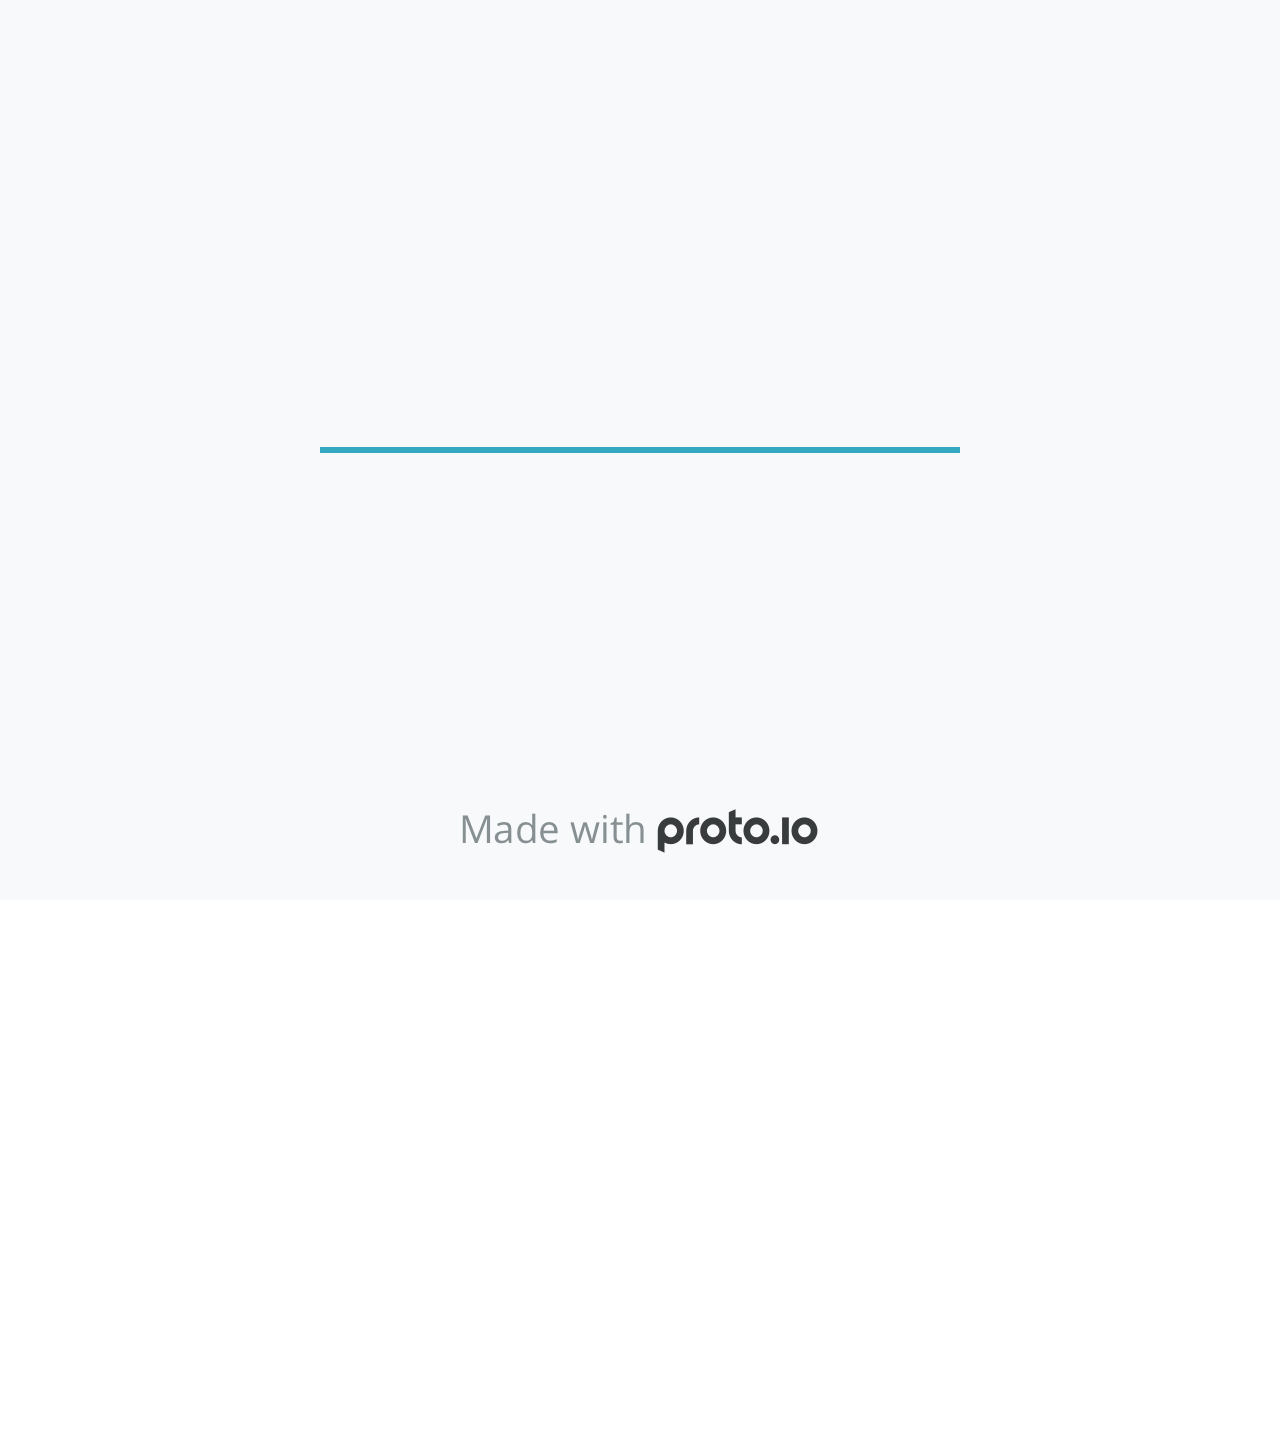
<file: portfolio/index.html>
<!DOCTYPE HTML>
	<head>
		<meta charset="utf-8">

		<title>Calendar/To Do Example - Proto.io</title>  

			<meta name="HandheldFriendly" content="True">
			<meta name="MobileOptimized" content="#width#"> 

			
			
			
			<meta name="viewport" content="width=device-width, minimum-scale=1.00, maximum-scale=1.00, initial-scale=1.00, user-scalable=no, target-densitydpi=device-dpi" /> 

			<meta name="format-detection" content="telephone=no">


			<link rel="apple-touch-icon-precomposed" sizes="114x114" href="./assets/branding/apple-touch-icon-retina.png"> <link rel="apple-touch-icon-precomposed" sizes="72x72" href="./assets/branding/apple-touch-icon-ipad.png"/> <link rel="apple-touch-icon-precomposed" href="./assets/branding/apple-touch-icon.png"/> <link rel="shortcut icon" href="./assets/branding/apple-touch-icon.png"> 

			<style>
				body * {-webkit-text-size-adjust: 100%;}
			</style>
		

		<meta http-equiv="cleartype" content="on"> 

		

				<link rel="stylesheet" href="./stylesheets/player-engine-min.css?5.15.9.0" />
				<script type="text/javascript" src="./scripts/player-engine-min.js?5.15.9.0"></script>

				
					<script src="http://www.youtube.com/player_api"></script>
	                <script src="http://s3-us-west-2.amazonaws.com/s.cdpn.io/3/froogaloop.js"></script>
				

				
				<script type="text/javascript" src="./libraries/common/components.js"></script> 

				
					<link type="text/css" href="./libraries/common/components.3.00.css" rel="Stylesheet" /> 
					
					<link type="text/css" href="./libraries/icons/components.3.00.css" rel="Stylesheet" /> 
					
						<script type="text/javascript" src="./libraries/icons/components.js"></script> 
					
					<link type="text/css" href="./libraries/material/components.3.00.css" rel="Stylesheet" /> 
					
						<script type="text/javascript" src="./libraries/material/components.js"></script> 
					

				<script type="text/javascript" src="./data/data.js"></script> 
			
		<style>
			.landscape, .landscape .prx-page { min-height: 1440px; }
			.portrait, .portrait .prx-page { min-height: 2560px; }
		</style>
		
			<script type="text/javascript">

				prx.spaces = false;

				
				
					var sLinkedAssets = [];
					

				prx.url['account'] = 'https://bumali.proto.io';
				prx.url['staticassets'] = 'https://gal.proto.io';

				
				
					prx.device = 'default';
				

				prx.device_library = 'material';
				prx.devices[prx.device] = {
						name: prx.device
						,caption: "Samsung Galaxy S6"
						,defaultOrientation: 'portrait'
						,portrait_applies: 1 //new
						,portrait: [1440,2560]
						,landscape_applies: 1 //new
						,landscape: [2560,1440]
						,allow_orientation_change: 1 //new
						,statusbar_skin: 'default' // new
						,statusbarheightportrait: 0
						,statusbarheightlandscape: 0
						,navigationbar_skin: 'default' //new
						,navigationbarheightportrait: 0
						,navigationbarheightlandscape: 0

						,normalportrait: [1440,2560]
						,normallandscape: [2560,1440]
						,device_s3bucket: '765b028c-9418-400c-afe6-1c7cccb3924b'
						,dpr: '3.00'
						,deviceType: "default"
						,scrollType: "default"


				}


				prx.mobilebrowser = !0; 
				prx.iosmobilebrowser = /(iPad|iPhone|iPod)/g.test( navigator.userAgent );

				prx.embed = 0;

				
				prx.filename = 'a64dac9e-4b6a-4bfe-a483-fb58a3a94c7d';
				prx.ron = '0'; // Reviewers LIVE PREVIEW is ON
				prx.url.devices = 'https://dteyv52hbg2at.cloudfront.net/devices';
				prx.save = 'false'; 

				prx.statusbar = '0';
				prx.statusbarapplies = '0';

				prx.navigationbar = '0';
				prx.navigationbarapplies = '0';

				prx.url.static = 'https://dteyv52hbg2at.cloudfront.net';
				prx.vup = '1';
				
					prx.v = '0';
				
				prx.rl = '1';
				prx.s3b = 'bumali-207889-proto';
				prx.projectid = 'a64dac9e-4b6a-4bfe-a483-fb58a3a94c7d';
				prx.initialpageid = false;
				prx.deviceorientation = 'portrait';
				prx.export2html = '1';

				prx.showActions._flashActions = 1;

				 
				
					prx.componentsHelper.getAssetUrl = function(asset) {
						var assetType = asset.assetType;
						var url;
						if (typeof(asset.targetSrc) != "undefined") {
							url =  './assets/' + asset.targetSrc;
						}else if (typeof(asset.targetSrc)=="undefined" && asset.fileId.substring(asset.fileId.lastIndexOf('.')+1)=="svg" && typeof(asset.color)!="undefined"){
							url =  './assets/generated/' + asset.fileId.slice(0, -4) + "_" + asset.color + ".svg";

						}
						  else {
							if(prx.dropboxfs && asset.bucketsource != "static") {
								url =  './assets/' + asset.fileId;
							} else {
								url =  './assets/' + asset.url;
							}
						}

						//linked assets
						if (asset.assetType == "project") {
							if (typeof(sLinkedAssets["pa64dac9e-4b6a-4bfe-a483-fb58a3a94c7d_"+asset.fileId]) != "undefined") {
								url = sLinkedAssets["pa64dac9e-4b6a-4bfe-a483-fb58a3a94c7d_"+asset.fileId];
							}
						}

						if (asset.assetType == "account") {
							if (typeof(sLinkedAssets["p_"+asset.fileId]) != "undefined") {
								url = sLinkedAssets["p_"+asset.fileId];
							}
						}

						return url;
					}
				
				


				prx.orientation._orientation = prx.orientation.get();
				prx.orientation.changeBody(prx.orientation._orientation);


				prx.user = {};
				prx.user.country = 'ZZ';

				
					prx.user.loggedin = true;
					prx.user.id = '254128';
					prx.user.editor_access = true;
					prx.user.uuid = '74d38cf2-4f61-4f17-85c9-586d1b59d7dd';
					prx.user.fullname = 'Ben Umali';
				


				$(document).ready(function(){

					prx.inProtoApp = (typeof(prx.utils.getCookie('appbakerIosWrapper')) != "undefined" || typeof(prx.utils.getCookie('protoAppAndroidWrapper')) != "undefined") || 0;
					prx.inProtoIOsApp = (typeof(prx.utils.getCookie('appbakerIosWrapper')) != "undefined");
					prx.inProtoAndroidApp = (typeof(prx.utils.getCookie('protoAppAndroidWrapper')) != "undefined");

					// STATUSBAR = TOP BAR
					if (prx.statusbarapplies == true) { // didnt work without  == true!
						prx.allowstatusbar = true;
					} else {
						prx.allowstatusbar = false;
					}

					

						if (!prx.inProtoApp && prx.allowstatusbar) {
							// CHECK STATUSBAR ON IOS
							var _agents = navigator.userAgent.toLowerCase().match(/(iphone|ipod|ipad)/g); // iOS
							if (_agents) {
								// if in safari, false, if in add to home, true
								var _standalone = window.navigator.standalone ? true:false;
								if(_standalone) {
								 	// ANNAM 5.2.3 for ios7 translucent statusbars
								 	// if standalone ios, always allow statusbar
									//prx.allowstatusbar = false;
									prx.allowstatusbar = true;
									// ANNAM 5.14.16
									// after letterboxing, statusbar doesn't always appear on top of the project - it might be bigger if the project is zoomed out
									// changed statusbars to black-not translucent in letterbox and leaving statusbar as is, resulting in double statusbars but that's ok
									//prx.devices[prx.device].statusbar_skin = 'default';
									//$('body').prepend("<style>.type-ios7-statusbar .ios7-statusbar-inner * { display: none; }</style>");
								} else {
							 		

							 		// if not fullscreen then disable statusbar
							 		if(!($(window).width() == prx.devices[prx.device][prx.orientation._orientation][0] && $(window).height() == prx.devices[prx.device][prx.orientation._orientation][1])) {
										prx.allowstatusbar = false;
							 		}
							 	}
							}

							// CHECK STATUSBAR ON ANDROID
							
							try {
								_agents = navigator.userAgent.toLowerCase().match(/(android)/g); // Android
								if (_agents) {
									// if not fullscreen then disable statusbar
							 		if(!($(window).width() == prx.devices[prx.device][prx.orientation._orientation][0] && $(window).height() == prx.devices[prx.device][prx.orientation._orientation][1])) {
										prx.allowstatusbar = false;
							 		}
								}
							} catch(err) {alert(err)}
						}
					


					// NAVIGATION BAR = BOTTOM BAR
					if (prx.navigationbarapplies) {
						prx.allownavigationbar = true;
					} else {
						prx.allownavigationbar = false;
					}

					
					var _agents = navigator.userAgent.toLowerCase().match(/(android)/g);
					if (_agents) {
						try {
							if(!($(window).width() == prx.devices[prx.device][prx.orientation._orientation][0] && $(window).height() == prx.devices[prx.device][prx.orientation._orientation][1])) {
								prx.allownavigationbar = false;
					 		}
				 		} catch(err) {alert(err)}
				 		$('body').prepend("<style>.prx-page { position: absolute!important; }</style>");
					}
					

					prx.youtube.ini();


					$('#dragarea').css('width',$(window).width()+'px');
					$('#dragarea').css('height',$(window).height()+'px');

					if (typeof(prx.xdata) != "undefined") {
						prx.xdata = JSON.stringify(prx.xdata);
					}

					prx.s3Links = {};

					prx.loading.load(prx.filename);

					

				});
			</script>
		
	</head>

	<body oncontextmenu="return false;" class="player device-cursor-touch" style="overflow: hidden; width: 1440px; height: 2560px;" id="mbd">

		
		
		<div id="window-wrapper" style="width: 100%; height: 100%; overflow: hidden; position: relative">
			<div id="dragarea" style="display:none;"></div>
			<div id="statusbar"></div>
			<div id="underlay" style="position: absolute; top:0px;left:0px;"></div> <div class="prx-page" data-role="page" id="p-1" data-id="1"></div> <div class="prx-page" data-role="page" id="p-3" data-id="3"></div> 
			<div id="navigationbar"></div>


			<div id="overlay" style="position: absolute; top:0px;left:0px;"></div> <div id="trash" style="position: absolute; left:0px; display: none;"></div>



		</div>

		

        	<div id="loader-wrapper">
				

				<div class="progress">
					<div class="progress-bar"></div>
				</div>
				<div id="poweredby"></div>
			</div>

			
				<style>
					#loader-wrapper #poweredby {
					background-image: url('images/player/madewithproto.png') !important;
					}

					@media (min-width: 481px) and (max-width:1079px)  {
					 #loader-wrapper #poweredby {
					 background-image: url('images/player/madewithproto@2x.png') !important;
					 height:32px;
					 }
					}
					@media (min-width: 1080px) {
						 #loader-wrapper #poweredby {
						 background-image: url('images/player/madewithproto@3x.png') !important;
						 height:48px;
						 }
					}
					@media (width: 1280px) and (height: 768px) {
						 #loader-wrapper #poweredby {
						 background-image: url('images/player/madewithproto.png') !important;
						 height:32px ;
						 }
					}
					.actionicon {
						background-image: url(images/player/actions-sprite-1.png);
					}
					.device-cursor-touch,.device-cursor-touch *{
						cursor: url('images/player/touch-cursor-64.png') 32 32,default !important;
					}
				</style>
			

	</body>
</html>
</file>
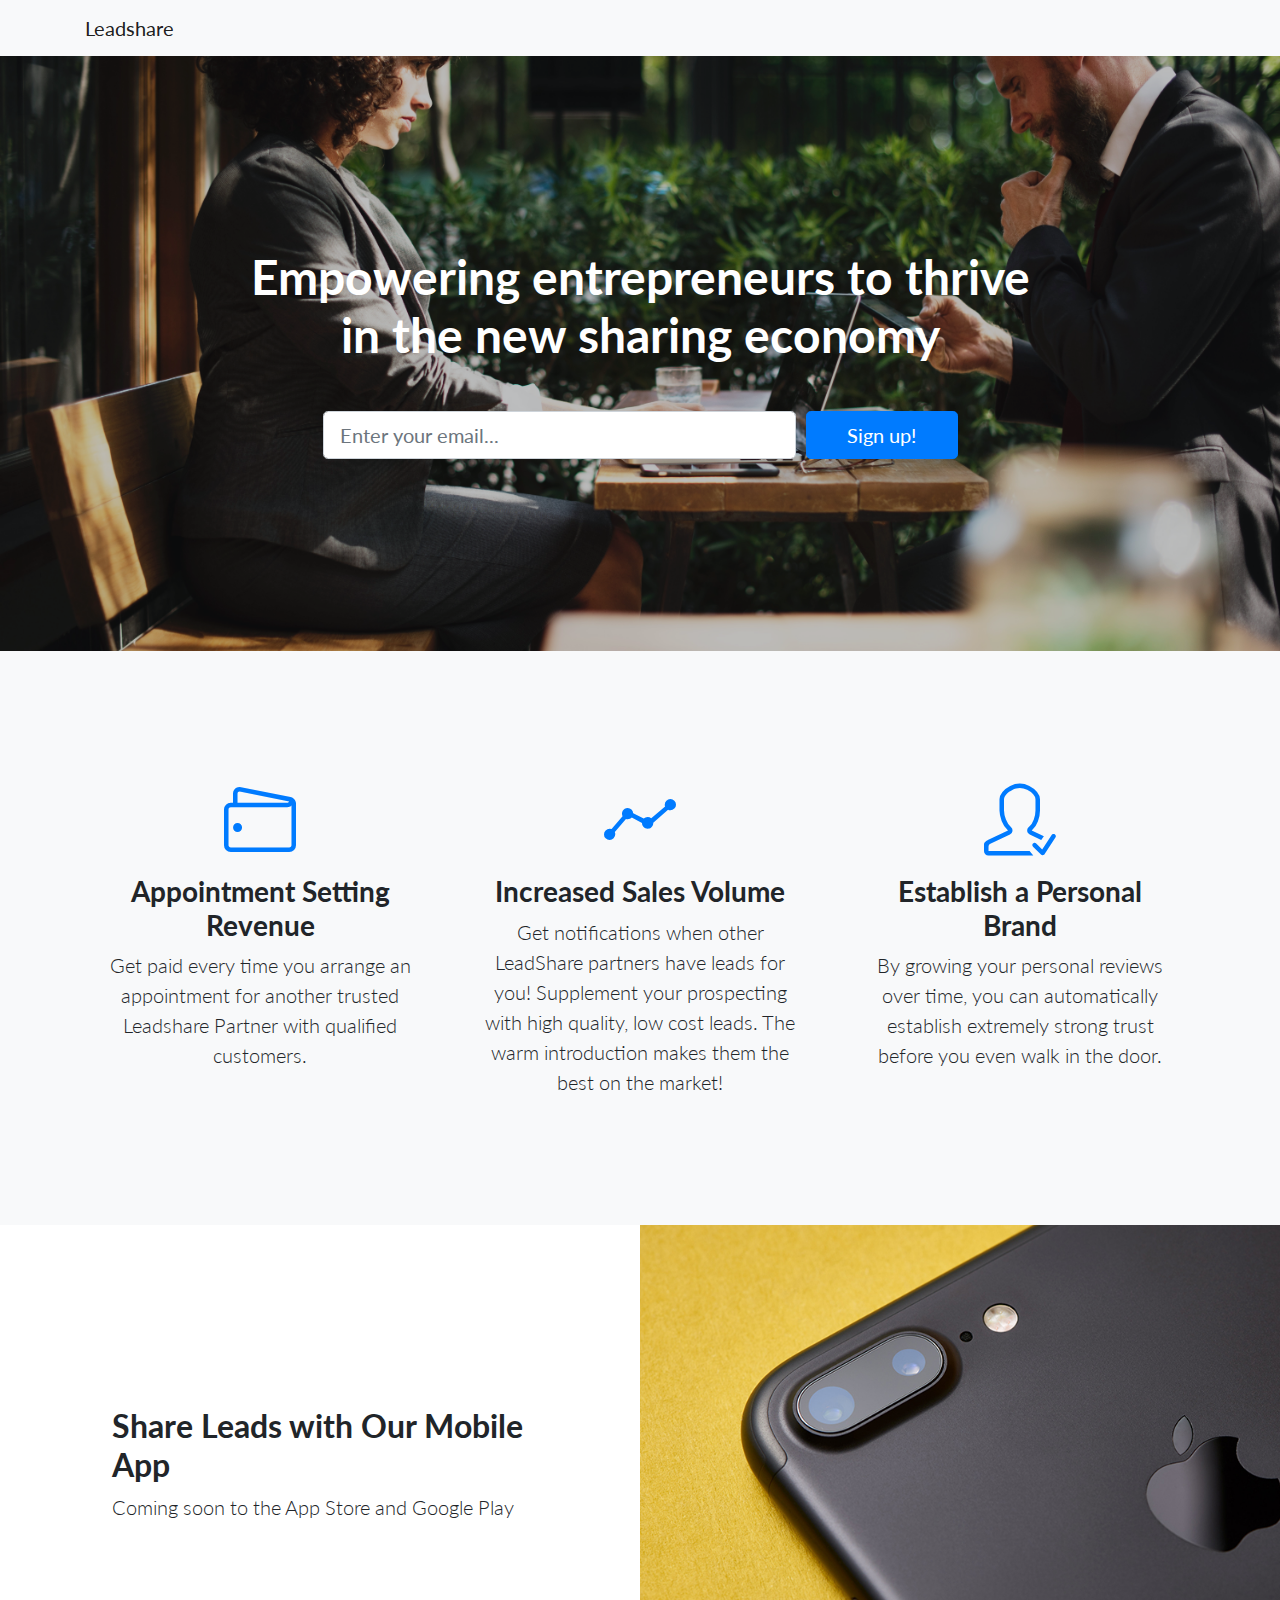
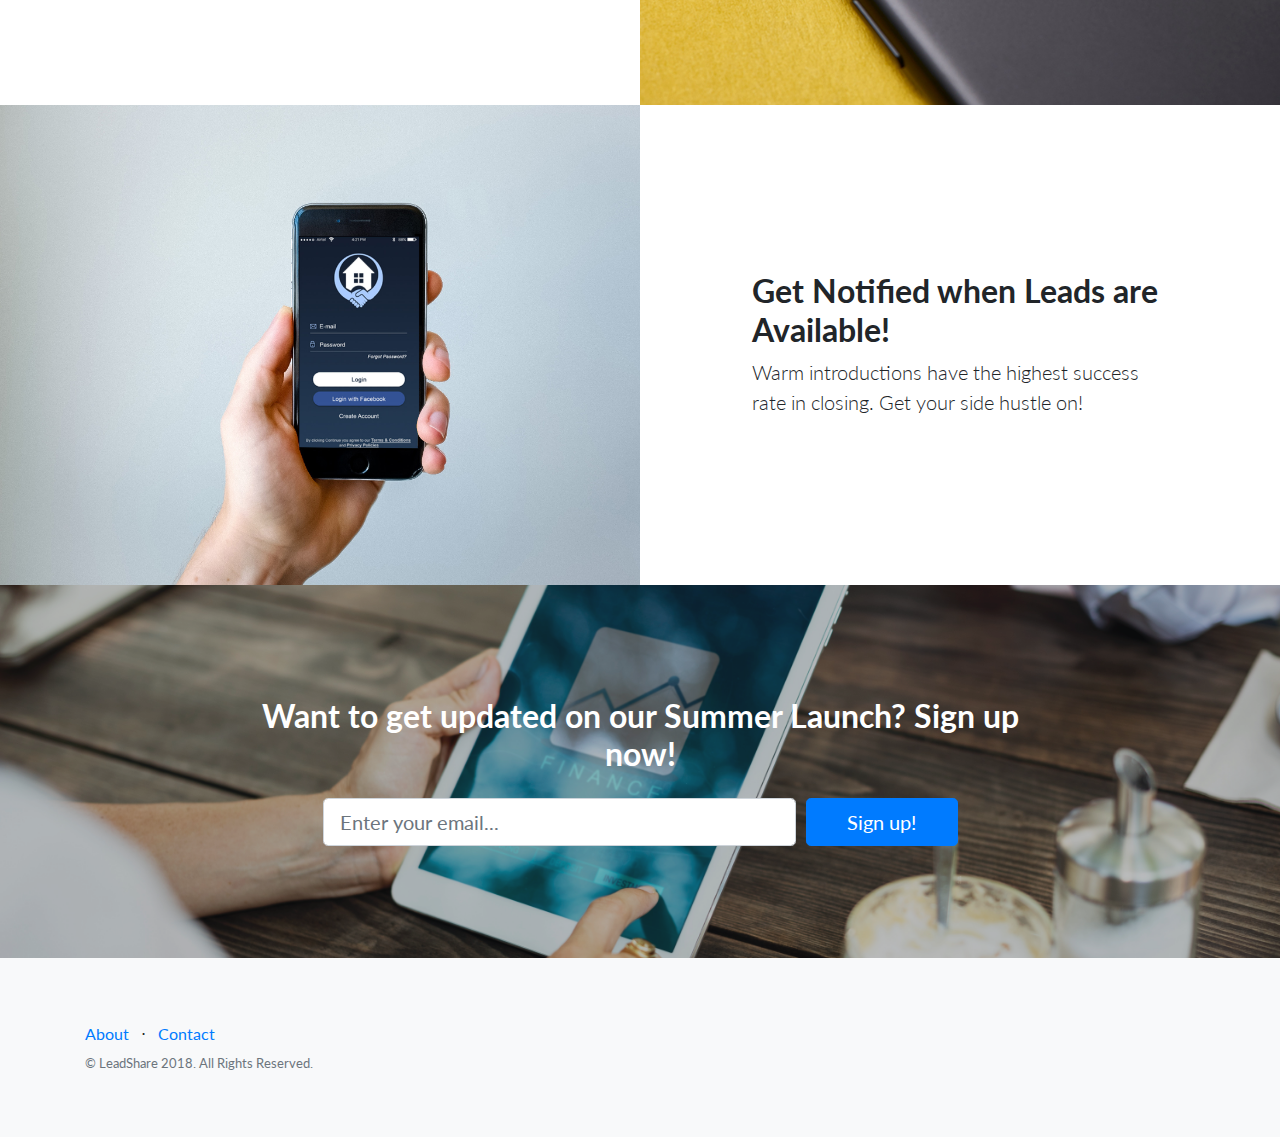
<file: test/index.html>
<!DOCTYPE html>
<html lang="en">

  <head>

    <meta charset="utf-8">
    <meta name="viewport" content="width=device-width, initial-scale=1, shrink-to-fit=no">
    <meta name="description" content="">
    <meta name="author" content="">

    <title>LeadShare</title>

    <!-- Bootstrap core CSS -->
    <link href="vendor/bootstrap/css/bootstrap.min.css" rel="stylesheet">

    <!-- Custom fonts for this template -->
    <link href="vendor/font-awesome/css/font-awesome.min.css" rel="stylesheet" type="text/css">
    <link href="vendor/simple-line-icons/css/simple-line-icons.css" rel="stylesheet" type="text/css">
    <link href="https://fonts.googleapis.com/css?family=Lato:300,400,700,300italic,400italic,700italic" rel="stylesheet" type="text/css">

    <!-- Custom styles for this template -->
    <link href="css/landing-page.css" rel="stylesheet">

  </head>

  <body>

    <!-- Navigation -->
    <nav class="navbar navbar-light bg-light static-top">
      <div class="container">
        <a class="navbar-brand" href="#">Leadshare</a>
      </div>
    </nav>

    <!-- Masthead -->
    <header class="masthead text-white text-center">
      <div class="overlay"></div>
      <div class="container">
        <div class="row">
          <div class="col-xl-9 mx-auto">
            <h1 class="mb-5">Empowering entrepreneurs to thrive in the new sharing economy</h1>
          </div>
          <div class="col-md-10 col-lg-8 col-xl-7 mx-auto">
            <form>
              <div class="form-row">
                <div class="col-12 col-md-9 mb-2 mb-md-0">
                  <input type="email" class="form-control form-control-lg" placeholder="Enter your email...">
                </div>
                <div class="col-12 col-md-3">
                  <button type="submit" class="btn btn-block btn-lg btn-primary">Sign up!</button>
                </div>
              </div>
            </form>
          </div>
        </div>
      </div>
    </header>

    <!-- Icons Grid -->
    <section class="features-icons bg-light text-center">
      <div class="container">
        <div class="row">
          <div class="col-lg-4">
            <div class="features-icons-item mx-auto mb-5 mb-lg-0 mb-lg-3">
              <div class="features-icons-icon d-flex">
                <i class="icon-wallet m-auto text-primary"></i>
              </div>
              <h3>Appointment Setting Revenue</h3>
              <p class="lead mb-0">Get paid every time you arrange an appointment for another trusted Leadshare Partner with qualified customers. </p>
            </div>
          </div>
          <div class="col-lg-4">
            <div class="features-icons-item mx-auto mb-5 mb-lg-0 mb-lg-3">
              <div class="features-icons-icon d-flex">
                <i class="icon-graph m-auto text-primary"></i>
              </div>
              <h3>Increased Sales Volume</h3>
              <p class="lead mb-0">Get notifications when other LeadShare partners have leads for you! Supplement your prospecting with high quality, low cost leads. The warm introduction makes them the best on the market!</p>
            </div>
          </div>
          <div class="col-lg-4">
            <div class="features-icons-item mx-auto mb-0 mb-lg-3">
              <div class="features-icons-icon d-flex">
                <i class="icon-user-following m-auto text-primary"></i>
              </div>
              <h3>Establish a Personal Brand</h3>
              <p class="lead mb-0">By growing your personal reviews over time, you can automatically establish extremely strong trust before you even walk in the door.</p>
            </div>
          </div>
        </div>
      </div>
    </section>

    <!-- Image Showcases -->
    <section class="showcase">
      <div class="container-fluid p-0">
        <div class="row no-gutters">

          <div class="col-lg-6 order-lg-2 text-white showcase-img" style="background-image: url('img/bg-showcase-1.jpg');"></div>
          <div class="col-lg-6 order-lg-1 my-auto showcase-text">
            <h2>Share Leads with Our Mobile App</h2>
            <p class="lead mb-0">Coming soon to the App Store and Google Play</p>
          </div>
        </div>
        <div class="row no-gutters">
          <div class="col-lg-6 text-white showcase-img" style="background-image: url('img/mockphoneapp.jpg');"></div>
          <div class="col-lg-6 my-auto showcase-text">
            <h2>Get Notified when Leads are Available!</h2>
            <p class="lead mb-0">Warm introductions have the highest success rate in closing. Get your side hustle on!</p>
          </div>
        </div>
      </div>
    </section>


    <!-- Call to Action -->
    <section class="call-to-action text-white text-center">
      <div class="overlay"></div>
      <div class="container">
        <div class="row">
          <div class="col-xl-9 mx-auto">
            <h2 class="mb-4">Want to get updated on our Summer Launch? Sign up now!</h2>
          </div>
          <div class="col-md-10 col-lg-8 col-xl-7 mx-auto">
            <form>
              <div class="form-row">
                <div class="col-12 col-md-9 mb-2 mb-md-0">
                  <input type="email" class="form-control form-control-lg" placeholder="Enter your email...">
                </div>
                <div class="col-12 col-md-3">
                  <button type="submit" class="btn btn-block btn-lg btn-primary">Sign up!</button>
                </div>
              </div>
            </form>
          </div>
        </div>
      </div>
    </section>

    <!-- Footer -->
    <footer class="footer bg-light">
      <div class="container">
        <div class="row">
          <div class="col-lg-6 h-100 text-center text-lg-left my-auto">
            <ul class="list-inline mb-2">
              <li class="list-inline-item">
                <a href="#">About</a>
              </li>
              <li class="list-inline-item">&sdot;</li>
              <li class="list-inline-item">
                <a href="#">Contact</a>
              </li>
            </ul>
            <p class="text-muted small mb-4 mb-lg-0">&copy; LeadShare 2018. All Rights Reserved.</p>
          </div>

        <!--  <div class="col-lg-6 h-100 text-center text-lg-right my-auto">
            <ul class="list-inline mb-0">
              <li class="list-inline-item mr-3">
                <a href="#">
                  <i class="fa fa-facebook fa-2x fa-fw"></i>
                </a>
              </li>
              <li class="list-inline-item mr-3">
                <a href="#">
                  <i class="fa fa-twitter fa-2x fa-fw"></i>
                </a>
              </li>
              <li class="list-inline-item">
                <a href="#">
                  <i class="fa fa-instagram fa-2x fa-fw"></i>
                </a>
              </li>
            </ul>
          </div> -->
        </div>
      </div>
    </footer>

    <!-- Bootstrap core JavaScript -->
    <script src="vendor/jquery/jquery.min.js"></script>
    <script src="vendor/bootstrap/js/bootstrap.bundle.min.js"></script>

  </body>

</html>
</file>
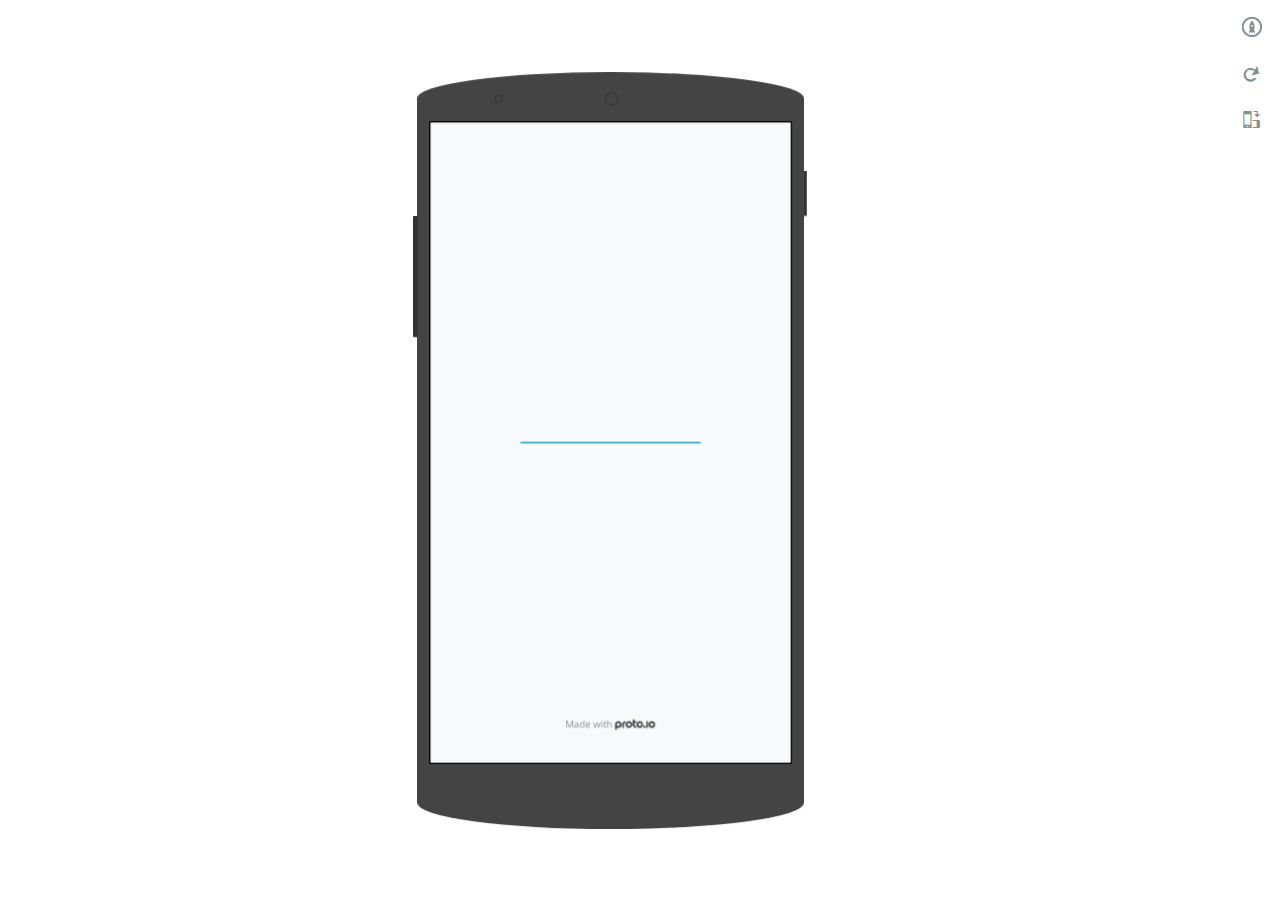
<file: portfolio/frame.html>
<!DOCTYPE html PUBLIC "-//W3C//DTD XHTML 1.0 Transitional//EN" "http://www.w3.org/TR/xhtml1/DTD/xhtml1-transitional.dtd">
<html xmlns="http://www.w3.org/1999/xhtml" xml:lang="en" lang="en">
<head>
<meta http-equiv="Content-Type" content="text/html; charset=utf-8" />
<title>Calendar/To Do Example - Proto.io player</title>

	<script type="text/javascript">
		var prx = {};
		prx.orientation = 'portrait';
		prx.orientations = {};
		prx.orientations.portrait = 1;
		prx.orientations.landscape = 1;
		prx.project = {};
		prx.project.id = 'a64dac9e-4b6a-4bfe-a483-fb58a3a94c7d';
		prx.project.title = 'Calendar/To Do Example';
		prx.project.version = -1;
		prx.project.livepreview = 0;
		prx.project.account = "bumali";
		prx.activePage = {};
		
			prx.user = {};
			prx.user.id = '254128';
			prx.user.editor_access = true;
			prx.user.delete_access = true;
			prx.user.uuid = '74d38cf2-4f61-4f17-85c9-586d1b59d7dd';
			prx.user.fullname = 'Ben Umali';
		
		prx.skin = 'android-phone-android1-2';
		prx.embed = 0;
		prx.flashactions = 1;
		prx.deviceExtraParams = {};
		prx.deviceExtraParams.deviceType = "default";
        prx.deviceExtraParams.scrollType = "default";
	</script>

	
		<link type="text/css" rel="stylesheet" href="./stylesheets/preview-export-min.css">
		<script src="./scripts/preview-export-min.js" type="text/javascript"></script>
	
</head>


<body>
		
<div class="page-sidebar">
	
	<div class="sidebar-action-buttons">
		
			<span class="created-using-protoio created-using-protoio-0">
				<a href="http://proto.io" target="_blank" class="created-using-protoio-slideout"><span>Created using Proto.io</span></a>
				<span class="created-using-protoio-logo"></span>
			</span>

			
				<span class="header-action-button icon-reload" id="refresh-preview">
					<span class="tooltip">Refresh preview</span>
				</span>
				
				<span  class="header-action-button icon-rotate" id="change-orientation">
					<span class="tooltip">Change orientation</span>
				</span>
				
	</div>

</div>


<div id="maincontent" class="portrait">
	


	<div class="frame_generic">
		<div class="body_generic skin_android-phone-android1-2 skin-wrapper skin-os-android skin-device-phone skin-model-android1 skin-size-2 skin-color-black skin-orientation-portrait">

			<div class="buttons top"></div>
			<div class="detail-top"></div>
			<div class="web-search"></div>
			<div class="buttons left"></div>


			<div class="body_generic_inner" >

				

				<iframe id="pio-playerframe" src="index.html" scrolling="NO" width="1440" height="2560" style="width:1440px; height: 2560px; overflow: hidden;"></iframe>

			</div>
			<div class="buttons right"></div>
			<div class="detail-bottom"></div>
		</div>
	</div>

</div>

</body>
</html>
</file>
<file: portfolio/stylesheets/player-engine-min.css>
html,body,div,span,object,iframe,h1,h2,h3,h4,h5,h6,p,blockquote,pre,abbr,address,cite,code,del,dfn,em,img,ins,kbd,q,samp,small,strong,sub,sup,var,b,i,dl,dt,dd,ol,ul,li,fieldset,form,label,legend,table,caption,tbody,tfoot,thead,tr,th,td,article,aside,figure,footer,header,hgroup,menu,nav,section,menu,time,mark,audio,video{margin:0;padding:0;border:0;outline:0;font-size:100%;background:transparent}article,aside,figure,footer,header,hgroup,nav,section{display:block}article,aside,details,figcaption,figure,footer,header,hgroup,nav,section{display:block}audio,canvas,video{display:inline-block;*display:inline;*zoom:1}audio:not([controls]){display:none}[hidden]{display:none}html{font-size:100%;-webkit-text-size-adjust:100%;-ms-text-size-adjust:100%}body{margin:0;font-size:13px}body,button,input,select,textarea{font-family:sans-serif;color:#222}a{color:#00e}a:visited{color:#551a8b}a:hover{color:#06e}a:focus{outline:thin dotted}a:hover,a:active{outline:0}abbr[title]{border-bottom:1px dotted}b,strong{font-weight:bold}blockquote{margin:1em 40px}dfn{font-style:italic}hr{display:block;height:1px;border:0;border-top:1px solid #ccc;margin:1em 0;padding:0}ins{background:#ff9;color:#000;text-decoration:none}mark{background:#ff0;color:#000;font-style:italic;font-weight:bold}pre,code,kbd,samp{font-family:monospace, serif;_font-family:'courier new', monospace;font-size:1em}pre{white-space:pre;white-space:pre-wrap;word-wrap:break-word}q{quotes:none}q:before,q:after{content:"";content:none}small{font-size:85%}sub,sup{font-size:75%;line-height:0;position:relative;vertical-align:baseline}sup{top:-0.5em}sub{bottom:-0.25em}ul,ol{margin:1em 0;padding:0 0 0 40px}dd{margin:0 0 0 40px}nav ul,nav ol{list-style:none;list-style-image:none;margin:0;padding:0}img{border:0;-ms-interpolation-mode:bicubic}svg:not(:root){overflow:hidden}figure{margin:0}form{margin:0}fieldset{border:0;margin:0;padding:0}legend{border:0;*margin-left:-7px;padding:0}button,input,select,textarea{font-size:100%;margin:0;vertical-align:baseline;*vertical-align:middle}button,input{line-height:normal;*overflow:visible}table button,table input{*overflow:auto}button,input[type="button"],input[type="reset"],input[type="submit"],[role="button"]{-webkit-appearance:button}input[type="checkbox"],input[type="radio"]{box-sizing:border-box;padding:0}input[type="search"]{-webkit-appearance:textfield;-moz-box-sizing:content-box;-webkit-box-sizing:content-box;box-sizing:content-box}input[type="search"]::-webkit-search-decoration{-webkit-appearance:none}button::-moz-focus-inner{border:0;padding:0}textarea{overflow:auto;vertical-align:top;resize:vertical}input:invalid,textarea:invalid{background-color:#f0dddd}table{border-collapse:collapse;border-spacing:0}td{vertical-align:top}.nocallout{-webkit-touch-callout:none}textarea[contenteditable]{-webkit-appearance:none}.gifhidden{position:absolute;left:-100%}.ir{display:block;border:0;text-indent:-999em;overflow:hidden;background-color:transparent;background-repeat:no-repeat;text-align:left;direction:ltr}.ir br{display:none}.hidden{display:none !important;visibility:hidden}.visuallyhidden{border:0;clip:rect(0 0 0 0);height:1px;margin:-1px;overflow:hidden;padding:0;position:absolute;width:1px}.visuallyhidden.focusable:active,.visuallyhidden.focusable:focus{clip:auto;height:auto;margin:0;overflow:visible;position:static;width:auto}.invisible{visibility:hidden}.clearfix:before,.clearfix:after{content:"";display:table}.clearfix:after{clear:both}.clearfix{*zoom:1}@media print{*{background:transparent !important;color:black !important;text-shadow:none !important;filter:none !important;-ms-filter:none !important}a,a:visited{text-decoration:underline}a[href]:after{content:" (" attr(href) ")"}abbr[title]:after{content:" (" attr(title) ")"}.ir a:after,a[href^="javascript:"]:after,a[href^="#"]:after{content:""}pre,blockquote{border:1px solid #999;page-break-inside:avoid}thead{display:table-header-group}tr,img{page-break-inside:avoid}img{max-width:100% !important}@page{margin:0.5cm}p,h2,h3{orphans:3;widows:3}h2,h3{page-break-after:avoid}}body{-webkit-appearance:none;-webkit-box-flex:1;-webkit-touch-callout:none;-webkit-tap-highlight-color:transparent}*{-webkit-user-select:none;-khtml-user-select:none;-moz-user-select:-moz-none;-o-user-select:none;user-select:none}input,textarea{-webkit-user-select:text;-khtml-user-select:text;-moz-user-select:text;-o-user-select:text;user-select:text}#dragarea{font-family:Helvetica,Arial,sans-serif;text-align:left}.text{height:95%;overflow:auto}.wrap{overflow:hidden}.pos{position:absolute}.spos{position:absolute}.action-highlight{position:absolute;top:0;left:0;height:100%;width:100%;background:rgba(255,255,0,0.5);background:rgba(64,208,255,0.3);opacity:0;pointer-events:none;-webkit-transition:opacity 0.2s ease-in;transition:opacity 0.2s ease-in;border:2px solid #40c8f4;padding:3px;box-sizing:border-box}.action-highlight-visible,.action-highlight-simple-visible{opacity:1}.action-highlight-visible .actionicon,.action-highlight-simple-visible .actionicon{pointer-events:auto}.actionicon{width:20px !important;height:20px !important;float:left !important;background:#40c8f4 url(/images/player/actions-sprite-1.png) no-repeat 0 0;-moz-background-origin:content-box !important;-webkit-background-origin:content-box !important;-o-background-origin:content-box !important;background-origin:content-box !important;border:0 none !important;margin:1px 0 0 1px;padding:0px !important;border-radius:3px !important;display:block !important;-moz-box-sizing:content-box !important;-webkit-box-sizing:content-box !important;-o-box-sizing:content-box !important;box-sizing:content-box !important;opacity:1;-webkit-transition:opacity 0s ease-in 0.2s;transition:opacity 0s ease-in 0.2s}.a1ction-highlight-simple-visible .actionicon{opacity:0;-webkit-transition:opacity 0s ease-in;transition:opacity 0s ease-in}.actionicon.action-click,.actionicon.action-tap,.actionicon.action-delayedtap{background-position:-30px -20px}.actionicon.action-taphold,.actionicon.action-forcetouch,.actionicon.action-press,.actionicon.action-pressup{background-position:-30px -40px}.actionicon.action-doubletap{background-position:-30px -398px}.actionicon.action-touch,.actionicon.action-release{background-position:-30px -419px}.actionicon.action-swipe,.actionicon.action-pan,.actionicon.action-panstart,.actionicon.action-panend{background-position:-30px -0px}.actionicon.action-swipeleft,.actionicon.action-panleft{background-position:-30px -100px}.actionicon.action-swiperight,.actionicon.action-panright{background-position:-30px -120px}.actionicon.action-swipeup,.actionicon.action-panup{background-position:-30px -140px}.actionicon.action-swipedown,.actionicon.action-pandown{background-position:-30px -160px}.actionicon.action-pinch,.actionicon.action-pinchout{background-position:-30px -180px}.actionicon.action-pinchin{background-position:-30px -200px}.actionicon.action-containerpageenter,.actionicon.action-containerpagechange,.actionicon.action-containerscroll,.actionicon.action-containerscrollend,.actionicon.action-containerscrollto{background-position:-30px -360px}.actionicon.action-keydown{background-position:-30px -460px}.actionicon.action-mouseover,.actionicon.action-mouseout{background-position:-30px -340px}.actionicon.action-ondrag,.actionicon.action-ondragstart,.actionicon.action-ondragend,.actionicon.action-onthrowupdate,.actionicon.action-onthrowcomplete{background-position:-30px -60px}.actionicon.action-onrotate,.actionicon.action-onrotatestart,.actionicon.action-onrotateend,.actionicon.action-onrotatethrowupdate,.actionicon.action-onrotatethrowcomplete{background-position:-30px -476px}.actionicon.action-stateenter,.actionicon.action-stateleave,.actionicon.action-statetransitionstart,.actionicon.action-statetransitionend{background-position:-30px -440px}.actionicon.action-inputfocus,.actionicon.action-inputblur,.actionicon.action-inputkeyup{background-position:-30px -460px}.actionicon.action-change,.actionicon.action-checkboxchange,.actionicon.action-pickerchange{background-position:-30px -496px}.actionicon.action-sliderdrag,.actionicon.action-sliderdragstart,.actionicon.action-sliderdragend,.actionicon.action-rangedrag,.actionicon.action-rangedragstart,.actionicon.action-rangedragend{background-position:-30px -80px}#appModeNote{background-color:#333;border-top:5px solid #000;bottom:0px;color:#f0f0f0;display:none;font-family:helvetica;left:0px;padding:10px 0px 10px 0px;position:fixed;text-align:center;width:100%}#appModeNote em{display:block;font-size:20px;font-weight:bold;line-height:26px}#appModeNote span{display:block;font-size:14px;line-height:20px}.hidden{display:none}.prx-page.loadedFrom{display:block}.prx-page.loadedTo{z-index:999999}#statusbar,#navigationbar{background:transparent 0 0;display:block;width:100%;border:0px none;top:0px;position:fixed;z-index:1}#pio-printercanvas{display:none}#loader-wrapper{background:#f8f9fa;height:100%;left:0;position:fixed;top:0;width:100%;z-index:99999;font-size:11px;opacity:0;pointer-events:none;-webkit-transition:opacity 0.3s linear;-moz-transition:opacity 0.3s linear;-o-transition:opacity 0.3s linear;transition:opacity 0.3s linear}#loader-wrapper.loader-visible{opacity:1;-webkit-transition:none;-moz-transition:none;-o-transition:none;transition:none;pointer-events:auto}#loader-wrapper .progress{position:absolute;top:50%;left:50%;transform:translate(-50%, -50%);-ms-transform:translate(-50%, -50%);-webkit-transform:translate(-50%, -50%);width:50%;height:4px;background-color:#ddd}#loader-wrapper .progress-bar{position:relative;width:0;height:4px;-webkit-transition:0.4s linear;-moz-transition:0.4s linear;-o-transition:0.4s linear;transition:0.4s linear;-webkit-transition-property:width, background-color;-moz-transition-property:width, background-color;-o-transition-property:width, background-color;transition-property:width, background-color}#loader-wrapper .progress-bar:before,.progress-bar:after{content:'';position:absolute;top:0;left:0;right:0}#loader-wrapper .progress-bar:before{bottom:0;background-color:#ddd}#loader-wrapper .progress-bar:after{z-index:2;bottom:0;background:#34a7c1}#loader-wrapper #app-icon{position:absolute;top:50%;left:50%;transform:translate(-50%, -150%);-ms-transform:translate(-50%, -150%);-webkit-transform:translate(-50%, -150%);width:114px;height:114px}#loader-wrapper #poweredby{position:absolute;bottom:5%;left:50%;transform:translate(-50%, 0%);-ms-transform:translate(-50%, 0%);-webkit-transform:translate(-50%, 0%);width:100%;height:16px;background-image:url("/images/player/madewithproto.png");background-repeat:no-repeat;background-position:center;z-index:99999}body{-moz-transition:opacity 0.3s linear;-o-transition:opacity 0.3s linear;-webkit-transition:opacity 0.3s linear;transition:opacity 0.3s linear}.reloading{background:#fff !important;opacity:0}@media (min-width: 481px) and (max-width: 1079px){#loader-wrapper #poweredby{background-image:url("/images/player/madewithproto@2x.png");height:32px}#loader-wrapper .progress{height:4px}#loader-wrapper .progress-bar{height:4px}}@media (min-width: 1080px){#loader-wrapper #poweredby{background-image:url("/images/player/madewithproto@3x.png");height:48px}#loader-wrapper .progress{height:6px}#loader-wrapper .progress-bar{height:6px}}@media (width: 1280px) and (height: 768px){#loader-wrapper #poweredby{background-image:url("/images/player/madewithproto.png");height:32px}#loader-wrapper .progress{height:2px}#loader-wrapper .progress-bar{height:2px}}.pointer-events-none{pointer-events:none !important}body{background:white}body .prx-page{-webkit-trans1form:translate3d(0, 0, 0)}.prx-page .type-symbol .box{-w1ebkit-transform:translate3d(0, 0, 0)}html{background:transparent}body{background:white}#dragarea{background:transparent}.hide{display:none !important}*{outline:none}.iScrollVerticalScrollbar,.iScrollHorizontalScrollbar{z-index:auto !important}.overlay{position:fixed;left:0;right:0;bottom:0;top:0}.ui-mobile-viewport-transitioning,.ui-mobile-viewport-transitioning .prx-page{o1verflow:visible !important}.box[style*="z-index: 0;"],.box[style*="z-index:0;"]{z-index:auto !important}.box[data-mpoverlay="1"]{pos1ition:fixed}#temp-for-external-link{display:none}html{background:transparent !important}#dragarea{background:transparent !important}.hide{display:none !important}*{outline:none}.ghost-component,.ghost-component *,.ghost-component .box *{pointer-events:none !important}.prx-page{position:fixed !important}#statusbar{position:fixed !important}.prx-page{position:absolute;display:none}.prx-page.prx-page-active,.prx-page[class*="prx-page-transitioning-"]{display:block}.prx-page[class*="prx-page-transitioning-"]{overflow:hidden}.prx-page.prx-page-transitioning-overlay-in-source,.prx-page.prx-page-transitioning-overlay-out-target{overflow:visible}.prx-page.prx-page-below{z-index:10}.prx-page.prx-page-above{z-index:20}#overlay{z-index:30}.prx-page.prx-page-transition-flip{-webkit-backface-visibility:hidden;-moz-backface-visibility:hidden;backface-visibility:hidden}.prx-page.prx-page-transition-turn{-webkit-backface-visibility:hidden;-moz-backface-visibility:hidden;backface-visibility:hidden;-webkit-transform:translate3d(0, 0, 0);-moz-transform:translate3d(0, 0, 0);transform:translate3d(0, 0, 0);-webkit-transform-origin:0 center;-moz-transform-origin:0 center;transform-origin:0 center;transform:translate3d(0, 0, 0)}.prx-page.prx-page-transition-flow:not(.prx-page-transition-flow-overlay),.prx-page.prx-page-transition-overlay-top{box-shadow:0 0 20px rgba(0,0,0,0.4)}.prx-page-above.prx-page-transition-notificationInWatchOS{transition:background-color 0.45s ease-out}.prx-page-above.prx-page-transition-notificationInWatchOS.prx-page-transition-notificationInWatchOS-notification-in{background-color:transparent !important;transition:background-color 0s ease-out}.device-cursor-touch,.device-cursor-touch *{cursor:url("/images/player/touch-cursor-64.png") 32 32,default}.device-cursor-web .interaction-tap,.device-cursor-web .interaction-tap *,.device-cursor-web .interaction-click,.device-cursor-web .interaction-click *,.device-cursor-web .touch,.device-cursor-web .touch *,.device-cursor-web .delayedtap,.device-cursor-web .delayedtap *,.device-cursor-web .release,.device-cursor-web .release *{cursor:pointer;cursor:hand}.device-cursor-web .draggable,.device-cursor-web .draggable *{cursor:move}.do-chrome-fix #window-wrapper{-webkit-perspective:1}.do-chrome-fix .pos{-webkit-backface-visibility:hidden;-webkit-transform:translate3d(0, 0, 0)}.do-chrome-fix.dont-do-chrome-fix #window-wrapper{-webkit-perspective:0}.do-chrome-fix.dont-do-chrome-fix .pos{-webkit-backface-visibility:visible;-webkit-transform:none}.prx-page-transitioning [data-mpoverlay="1"]{display:none}#fps{position:fixed;z-index:9999;font-size:18px;top:20px;left:20px;background:rgba(0,0,0,0.8);border-radius:6px;color:white;padding:3px 10px;pointer-events:none}.cbutton{position:absolute;display:inline-block;padding:0;border:none;background:none;color:#286aab;font-size:1.4em;overflow:visible;-webkit-transition:color 0.7s;transition:color 0.7s;-webkit-tap-highlight-color:transparent;pointer-events:none}.cbutton.cbutton--click,.cbutton:focus{outline:none;color:#3c8ddc}.cbutton::after{position:absolute;width:100%;height:100%;border-radius:50%;content:'';opacity:0;pointer-events:none}.cbutton--effect-jelena::after{border:3px solid rgba(211,211,211,0.7)}.cbutton--effect-jelena.cbutton--click::after{-webkit-animation:anim-effect-jelena 0.3s ease-out forwards;animation:anim-effect-jelena 0.3s ease-out forwards}@-webkit-keyframes anim-effect-jelena{0%{opacity:1;-webkit-transform:scale3d(0.6, 0.6, 1);transform:scale3d(0.6, 0.6, 1)}to{opacity:0;-webkit-transform:scale3d(1.2, 1.2, 1);transform:scale3d(1.2, 1.2, 1)}}@keyframes anim-effect-jelena{0%{opacity:1;-webkit-transform:scale3d(0.5, 0.5, 1);transform:scale3d(0.5, 0.5, 1)}to{opacity:0;-webkit-transform:scale3d(1.2, 1.2, 1);transform:scale3d(1.2, 1.2, 1)}}.cbutton--effect-sanja::after{background:rgba(192,192,192,0.3)}.cbutton--effect-sanja.cbutton--click::after{-webkit-animation:anim-effect-sanja 1s ease-out forwards;animation:anim-effect-sanja 1s ease-out forwards}@-webkit-keyframes anim-effect-sanja{0%{opacity:1;-webkit-transform:scale3d(0.5, 0.5, 1);transform:scale3d(0.5, 0.5, 1)}25%{opacity:1;-webkit-transform:scale3d(1, 1, 1);transform:scale3d(1, 1, 1)}100%{opacity:0;-webkit-transform:scale3d(1, 1, 1);transform:scale3d(1, 1, 1)}}@keyframes anim-effect-sanja{0%{opacity:1;-webkit-transform:scale3d(0.5, 0.5, 1);transform:scale3d(0.5, 0.5, 1)}25%{opacity:1;-webkit-transform:scale3d(1, 1, 1);transform:scale3d(1, 1, 1)}100%{opacity:0;-webkit-transform:scale3d(1, 1, 1);transform:scale3d(1, 1, 1)}}#log{position:fixed;z-index:9999;font-size:24px;top:20px;right:20px;pointer-events:none}.watchOSscrollbars .iScrollVerticalScrollbar{position:fixed !important;width:12px !important;background-color:rgba(255,255,255,0.3) !important;border-radius:8px !important;z-index:99999 !important}.watchOSscrollbars .iScrollIndicator{background:#fff !important;border-radius:8px !important;left:2px !important;width:8px !important}/*!
 * Waves v0.5.5
 * http://fian.my.id/Waves 
 * 
 * Copyright 2014 Alfiana E. Sibuea and other contributors 
 * Released under the MIT license 
 * https://github.com/fians/Waves/blob/master/LICENSE 
 */.waves-effect{position:relative;overflow:hidden}.waves-effect .waves-ripple{position:absolute;border-radius:50%;width:100px;height:100px;margin-top:-50px;margin-left:-50px;opacity:0;background-color:rgba(0,0,0,0.2);pointer-events:none}.waves-effect.waves-light .waves-ripple{background-color:rgba(255,255,255,0.4)}.waves-button,.waves-circle{-webkit-mask-image:-webkit-radial-gradient(circle, #fff 100%, #000 100%)}.waves-button,.waves-button:hover,.waves-button:visited,.waves-button:link,.waves-button-input{white-space:nowrap;vertical-align:middle;cursor:pointer;border:none;outline:none;color:inherit;background-color:transparent;font-size:14px;text-align:center;text-decoration:none;z-index:1}.waves-button{padding:10px 15px;border-radius:2px}.waves-button-input{margin:0;padding:10px 15px}.waves-input-wrapper{border-radius:2px;vertical-align:bottom}.waves-input-wrapper.waves-button{padding:0}.waves-input-wrapper .waves-button-input{position:relative;top:0;left:0;z-index:1}.waves-block{display:block}a.waves-effect .waves-ripple{z-index:-1}
</file>
<file: portfolio/libraries/common/components.3.00.css>
.type-shapes .shape-wrapper{width:100%;height:100%;-moz-box-sizing:border-box;-webkit-box-sizing:border-box;box-sizing:border-box;background-clip:content-box}.type-shapes .shapes-text-container{position:absolute;top:0;left:0;right:0;display:table;width:100%;height:100%;text-align:center}.type-shapes .shapes-text-container span{display:table-cell;vertical-align:middle}.player .type-symbol{overflow:hidden}.player .type-symbol.symbol-scroll{-webkit-perspective:1000}.player .type-symbol.type-symbol-transparent{pointer-events:none !important}.player .type-symbol.type-symbol-transparent .box{pointer-events:auto}.type-text .text-content{overflow:hidden;width:100%;height:100%}.type-richtext p{margin:0}.type-rectangle .inner-rec{width:100%;height:100%;-moz-box-sizing:border-box;-webkit-box-sizing:border-box;box-sizing:border-box;background-clip:content-box}.type-rectangle .rectangle-text-container{display:table;width:100%;height:100%;text-align:center}.type-rectangle .rectangle-text-container span{display:table-cell;vertical-align:middle}.type-horizontalline .inner{width:100%;height:0}.type-verticalline .inner{width:0;height:100%}.type-actionarea .inner-rec{width:100%;height:100%}.type-actionarea .inner-rec div{width:100%;height:100%;background:#40C8F4;opacity:0.4;-moz-box-sizing:border-box;-webkit-box-sizing:border-box;box-sizing:border-box}.type-actionarea .inner-rec div:before{content:" ";display:block;position:absolute;top:50%;left:50%;width:24px;height:24px;margin:-12px 0 0 -12px}.player .type-actionarea .inner-rec div{background:transparent}.player .type-actionarea .inner-rec div:before{background-image:none}.type-image,.type-image .type-image-wrapper{background:0 0 repeat;background-size:100% 100%;width:100%;height:100%}.type-image .type-image-wrapper.type-image-svg{background:center center no-repeat;background-size:contain}.type-image .type-image-wrapper img{display:none}.type-image.type-image-repeater,.type-image.type-image-repeater .type-image-wrapper{background-size:auto}.type-image .image-inner{width:100%;height:100%}.type-image .image-inner.borderPos-inside .type-image-wrapper{box-sizing:border-box;background-origin:border-box}.type-image .image-inner.borderPos-outside{display:-webkit-box;display:-moz-box;display:box;display:-ms-flexbox;display:-webkit-flex;display:flex;-moz-flex-flow:row;-ms-flex-flow:row;-webkit-flex-flow:row;flex-flow:row;-moz-box-orient:horizontal;-ms-box-orient:horizontal;-webkit-box-orient:horizontal;box-orient:horizontal;-ms-align-items:center;-webkit-align-items:center;align-items:center;-ms-box-align:center;-webkit-box-align:center;box-align:center;-ms-flex-align:center;-webkit-flex-align:center;flex-align:center;-ms-justify-content:center;-webkit-justify-content:center;justify-content:center;-ms-box-pack:center;-webkit-box-pack:center;box-pack:center;-ms-flex-pack:center;-webkit-flex-pack:center;flex-pack:center}.type-image .image-inner.borderPos-outside .type-image-wrapper{flex-shrink:0;box-sizing:content-box}.type-image .type-image-hover-message,.type-image.ui-draggable-dragging:hover .type-image-hover-message,.type-image.prx-resizable-resizing:hover .type-image-hover-message{display:none;position:absolute;color:#fff;font-family:Helvetica,Arial,sans-serif !important;background:rgba(0,0,0,0.7);top:50%;left:50%;text-align:center;position:absolute;pointer-events:none;width:70px;height:30px;line-height:15px;font-size:10px !important;border-radius:3px;margin:-20px 0 0 -40px;padding:5px}.type-image:hover .type-image-hover-message{display:block}.type-placeholder{display:table !important}.type-placeholder .bg{position:absolute;width:100%;height:100%;-moz-box-sizing:border-box;-webkit-box-sizing:border-box;box-sizing:border-box}.type-placeholder .diagonal{border:0px solid transparent;position:absolute;-moz-box-sizing:border-box;-webkit-box-sizing:border-box;box-sizing:border-box}.type-placeholder .diagonal1{-moz-transform-origin:0 0;-webkit-transform-origin:0 0;-o-transform-origin:0 0;transform-origin:0 0}.type-placeholder .diagonal2{-moz-transform-origin:right top;-webkit-transform-origin:right top;-o-transform-origin:right top;transform-origin:right top}.type-placeholder .contents{text-align:center;display:table-cell;vertical-align:middle;position:relative;width:100%}.type-placeholder .contents>span{font-weight:bold;display:inline-block}.type-placeholder .contents span[data-editableproperty]:empty{padding:0}.type-webview .webview-scroll-wrapper{width:100%;height:100%;-webkit-overflow-scrolling:touch;overflow:auto}.type-webview iframe{width:100%;height:100%;border:none}.type-html iframe{width:100%;height:100%;overflow:hidden;border:none}.type-animationtarget{position:relative}.type-animationtarget.type-animatiotarget-fixed-positioning{position:absolute}.type-animationtarget .animationtarget-circle{-moz-box-sizing:border-box;-webkit-box-sizing:border-box;box-sizing:border-box;width:0;height:0;position:absolute;top:0;left:0;border-radius:50%;display:none}.type-animationtarget .animationtarget-vertical{position:absolute;top:0}.type-animationtarget .animationtarget-horizontal{position:absolute;top:0%;left:0}.player .type-animationtarget{opacity:0 !important;pointer-events:none !important}.type-bannerad .bannerad-outer{display:table;height:100%;width:100%}.type-bannerad .bannerad-inner{display:table-cell;position:relative;text-align:center;vertical-align:middle;width:100%;background-size:100% 100%}.type-tooltip .tooltip-outer{position:absolute;overflow:hidden}.type-tooltip .tooltip{position:absolute;-moz-transform:rotate(45deg);-webkit-transform:rotate(45deg);transform:rotate(45deg);filter:progid:DXImageTransform.Microsoft.Matrix(sizingMethod='auto expand', M11=0.7071067811865476, M12=-0.7071067811865475, M21=0.7071067811865475, M22=0.7071067811865476);-ms-filter:"progid:DXImageTransform.Microsoft.Matrix(SizingMethod='auto expand', M11=0.7071067811865476, M12=-0.7071067811865475, M21=0.7071067811865475, M22=0.7071067811865476)";-moz-box-sizing:border-box;-webkit-box-sizing:border-box;box-sizing:border-box}.type-tooltip .tooltip-content-outer{position:absolute;width:100%;height:100%;-moz-box-sizing:border-box;-webkit-box-sizing:border-box;box-sizing:border-box}.type-tooltip .tooltip-content{width:100%;height:100%;overflow:hidden;padding:10px;-moz-box-sizing:border-box;-webkit-box-sizing:border-box;box-sizing:border-box}.type-basic-tabbar ul{margin:0;padding:0;list-style:none;height:100%}.type-basic-tabbar ul li{margin:0;padding:0;float:left;text-align:center;height:100%;position:relative}.type-basic-tabbar ul li:first-child{border-left:0 none !important}.type-basic-tabbar ul li input{display:none}.type-basic-tabbar ul li label{width:100%;height:100%;display:block}.type-basic-tabbar ul li label .icon{height:100%;background-position:center center;background-repeat:no-repeat;background-size:auto 60%;-webkit-mask-size:auto 60%;-webkit-mask-repeat:no-repeat;-webkit-mask-position:center center}.type-basic-tabbar.type-basic-tabbar-icon-top ul li label .icon{height:75%}.type-basic-tabbar.type-basic-tabbar-icon-top ul li label .caption{display:inline-block;width:100%;height:25%;float:left}.type-generic-onoffswitch input[type=checkbox]{display:none}.type-generic-onoffswitch label{display:block;overflow:hidden}.type-generic-onoffswitch .onoffswitch-inner{width:200%;margin-left:-100%;-moz-transition:margin 0.3s ease-in 0s;-webkit-transition:margin 0.3s ease-in 0s;-ms-transition:margin 0.3s ease-in 0s;-o-transition:margin 0.3s ease-in 0s;transition:margin 0.3s ease-in 0s}.type-generic-onoffswitch input:checked+label .onoffswitch-inner{margin-left:0}.type-generic-onoffswitch .onoffswitch-inner div{float:left;width:50%;color:white;font-family:Trebuchet, Arial, sans-serif;font-weight:bold;-moz-box-sizing:border-box;-webkit-box-sizing:border-box;-ms-box-sizing:border-box;-o-box-sizing:border-box;box-sizing:border-box}.type-generic-onoffswitch .onoffswitch-inner .active{background-color:#2FCCFF;color:#FFFFFF}.type-generic-onoffswitch .onoffswitch-inner .inactive{background-color:#EEEEEE;color:#999999;text-align:right}.type-generic-onoffswitch .onoffswitch-switch{background:#FFFFFF;position:absolute;top:0;bottom:0;-moz-transition:right 0.3s ease-in 0s;-webkit-transition:right 0.3s ease-in 0s;-ms-transition:right 0.3s ease-in 0s;-o-transition:right 0.3s ease-in 0s;transition:right 0.3s ease-in 0s}.type-generic-onoffswitch input:checked+label .onoffswitch-switch{right:0px !important}#dragarea{font-size:48px}.type-richtext{font-size:36px}.type-placeholder .bg{border:15px solid #999999}.type-placeholder .diagonal1{left:6px}.type-placeholder .diagonal2{right:6px}.type-placeholder .contents span[data-editableproperty]{padding:15px}.type-placeholder .contents span[data-editableproperty] textarea{margin-left:-15px}.type-animationtarget .animationtarget-circle{border:6px solid #0099CC}.type-animationtarget .animationtarget-vertical{border-left:6px solid #0099CC;height:72px;margin-top:-12px}.type-animationtarget .animationtarget-horizontal{border-top:6px solid #0099CC;width:72px;margin-left:-12px}.type-tooltip .tooltip{width:120px;height:120px}.type-tooltip .tooltip-content{padding:30px}.type-basic-tabbar.type-basic-tabbar-icon-top ul li label .caption{margin-top:-15px}.type-generic-onoffswitch label{border:6px solid #999;border-radius:60px}.type-generic-onoffswitch .onoffswitch-inner div{padding:0px 30px;line-height:90px}.type-generic-onoffswitch .onoffswitch-switch{width:96px;border:6px solid #999;border-radius:60px;right:168px;margin:-3px}
</file>
<file: portfolio/libraries/icons/components.3.00.css>

</file>
<file: portfolio/libraries/material/components.3.00.css>
.prx-material-ripple-roundoverflow{width:100%;height:100%;position:absolute;left:0;top:0;border-radius:50%;pointer-events:none}.type-material-tabbar-fixed .material-tabbar-fixed-indicator{position:absolute;left:0;bottom:0}.type-material-tabbar-fixed .material-tabbar-fixed-list{width:100%;height:100%;margin:0;padding:0;overflow:hidden;display:-webkit-box;-webkit-box-orient:horizontal;-webkit-box-pack:center;-webkit-box-align:center;display:-webkit-flexbox;display:-ms-flexbox;display:-webkit-flex;display:flex;-ms-justify-content:center;-webkit-justify-content:center;justify-content:center;-webkit-flex-align:center;-ms-flex-align:center;-webkit-align-items:center;align-items:center}.type-material-tabbar-fixed .material-tabbar-fixed-list-item{height:100%;list-style:none;-webkit-box-flex:1;-webkit-flex-grow:1;-ms-flex-grow:1;flex-grow:1;-webkit-flex-shrink:1;-ms-flex-shrink:1;flex-shrink:1;-webkit-flex-basis:1px;-ms-flex-basis:1px;flex-basis:1px}.type-material-tabbar-fixed .material-tabbar-fixed-list-item-input{display:none}.type-material-tabbar-fixed .material-tabbar-fixed-list-item-label{width:100%;height:100%;box-sizing:border-box;display:-webkit-box;-webkit-box-orient:horizontal;-webkit-box-pack:center;-webkit-box-align:center;display:-webkit-flexbox;display:-ms-flexbox;display:-webkit-flex;display:flex;-ms-justify-content:center;-webkit-justify-content:center;justify-content:center;-webkit-flex-align:center;-ms-flex-align:center;-webkit-align-items:center;align-items:center}.type-material-tabbar-scrollable .material-tabbar-scrollable-indicator{position:absolute;left:0;right:0;bottom:0}.type-material-tabbar-scrollable .material-tabbar-scrollable-inner{height:100%;position:relative;overflow:hidden}.type-material-tabbar-scrollable .material-tabbar-scrollable-list{width:auto;height:100%;margin:0;white-space:nowrap;display:inline-block}.type-material-tabbar-scrollable .material-tabbar-scrollable-list-item{height:100%;list-style:none;display:inline-block}.type-material-tabbar-scrollable .material-tabbar-scrollable-list-item-input{display:none}.type-material-tabbar-scrollable .material-tabbar-scrollable-list-item-label{width:100%;height:100%;box-sizing:border-box;display:-webkit-box;-webkit-box-orient:horizontal;-webkit-box-pack:center;-webkit-box-align:center;display:-webkit-flexbox;display:-ms-flexbox;display:-webkit-flex;display:flex;-ms-justify-content:center;-webkit-justify-content:center;justify-content:center;-webkit-flex-align:center;-ms-flex-align:center;-webkit-align-items:center;align-items:center}.type-material-tabbar-scrollable .waves-ripple{-webkit-transition-delay:0.1s;-moz-transition-delay:0.1s;-o-transition-delay:0.1s;transition-delay:0.1s}.type-material-tabbar-scrollable .scrolling .waves-ripple{display:none}.type-material-tabbar-button .material-tabbar-button-list{width:100%;height:100%;margin:0;padding:0;overflow:hidden;display:-webkit-box;-webkit-box-orient:horizontal;-webkit-box-pack:center;-webkit-box-align:center;display:-webkit-flexbox;display:-ms-flexbox;display:-webkit-flex;display:flex;-ms-justify-content:center;-webkit-justify-content:center;justify-content:center;-webkit-flex-align:center;-ms-flex-align:center;-webkit-align-items:center;align-items:center}.type-material-tabbar-button .material-tabbar-button-list-item{width:100%;height:100%;list-style:none;-webkit-box-flex:1;-webkit-flex-grow:1;-ms-flex-grow:1;flex-grow:1;-webkit-flex-shrink:1;-ms-flex-shrink:1;flex-shrink:1;-webkit-flex-basis:1px;-ms-flex-basis:1px;flex-basis:1px;display:-webkit-box;-webkit-box-orient:horizontal;-webkit-box-pack:center;-webkit-box-align:center;display:-webkit-flexbox;display:-ms-flexbox;display:-webkit-flex;display:flex;-webkit-flex-align:center;-ms-flex-align:center;-webkit-align-items:center;align-items:center;-ms-justify-content:center;-webkit-justify-content:center;justify-content:center}.type-material-tabbar-button .material-tabbar-button-list-item-icon-wrapper{width:100%;height:100%;display:block;display:-webkit-box;-webkit-box-orient:horizontal;-webkit-box-pack:center;-webkit-box-align:center;display:-webkit-flexbox;display:-ms-flexbox;display:-webkit-flex;display:flex;-webkit-flex-align:center;-ms-flex-align:center;-webkit-align-items:center;align-items:center;-ms-justify-content:center;-webkit-justify-content:center;justify-content:center}.type-material-tabbar-button .material-tabbar-button-list-item-icon{display:block;background-position:center center;background-repeat:no-repeat;background-size:100% auto;-webkit-mask-size:100% auto;-webkit-mask-repeat:no-repeat;-webkit-mask-position:center center}.type-material-tabbar-button .material-tabbar-button-list-item-input{display:none}.type-material-tabbar-button .material-tabbar-button-list-item-label{width:100%;height:100%;box-sizing:border-box;display:-webkit-box;-webkit-box-orient:horizontal;-webkit-box-pack:center;-webkit-box-align:center;display:-webkit-flexbox;display:-ms-flexbox;display:-webkit-flex;display:flex;-ms-justify-content:center;-webkit-justify-content:center;justify-content:center;-webkit-flex-align:center;-ms-flex-align:center;-webkit-align-items:center;align-items:center}.type-toolbar .inner-rec{width:100%;height:100%;-moz-box-sizing:border-box;-webkit-box-sizing:border-box;box-sizing:border-box;background-clip:content-box}.type-toolbar .toolbar-text-container{display:table;width:100%;height:100%;text-align:center}.type-toolbar .toolbar-text-container span{display:table-cell;vertical-align:middle}.type-rectangle-shadow .inner-rec{width:100%;height:100%;-moz-box-sizing:border-box;-webkit-box-sizing:border-box;box-sizing:border-box;background-clip:content-box}.type-rectangle-shadow .rectangle-shadow-text-container{display:table;width:100%;height:100%;text-align:center}.type-rectangle-shadow .rectangle-shadow-text-container span{display:table-cell;vertical-align:middle}.material-statusbar-signal{height:40%;position:relative}.type-material-statusbar .material-statusbar-inner{width:100%;height:100%;display:-webkit-box;-webkit-box-orient:horizontal;-webkit-box-pack:center;-webkit-box-align:center;display:-webkit-flexbox;display:-ms-flexbox;display:-webkit-flex;display:flex;-webkit-flex-align:center;-ms-flex-align:center;-webkit-align-items:center;align-items:center;-ms-justify-content:flex-end;-webkit-justify-content:flex-end;justify-content:flex-end;font-family:Roboto Regular, sans-serif;background-color:black;color:white;position:relative;overflow:hidden;-moz-box-sizing:border-box;-webkit-box-sizing:border-box;-ms-box-sizing:border-box;-o-box-sizing:border-box;box-sizing:border-box}.type-material-statusbar .material-statusbar-inner>div{height:70%;background-size:contain;background-repeat:no-repeat}.type-material-statusbar .material-statusbar-inner>div:not(.material-statusbar-time){height:100%}.type-material-statusbar .material-statusbar-wifi{position:relative}.type-material-statusbar .material-statusbar-wifi>div{width:100%;height:100%}.type-material-statusbar .material-wifi-quarter{position:absolute;-webkit-transform:rotate(45deg);transform:rotate(45deg);-webkit-transform-origin:0 0;transform-origin:0 0;left:50%}.type-material-statusbar .material-wifi-quarter.outer{height:50%;opacity:0.5}.type-material-statusbar .material-wifi-quarter.inner{height:25%;top:35%}.type-material-statusbar .material-statusbar-signal{position:relative}.type-material-statusbar .material-signal-triangle{position:absolute;left:25%;width:0;height:0}.type-material-statusbar .material-signal-triangle.outer{top:20%;opacity:0.5}.type-material-statusbar .material-signal-triangle.inner{top:45%}.type-material-statusbar .material-statusbar-battery-life{position:relative}.type-material-statusbar .material-battery-container{position:absolute;left:25%}.type-material-statusbar .material-battery-container.outer{height:50%;top:20%;opacity:0.5}.type-material-statusbar .material-battery-container.inner{height:25%;top:45%;border-top-left-radius:0;border-top-right-radius:0}.type-material-statusbar .material-battery-tip{position:relative;left:50%}.type-material-statusbar .material-statusbar-time{display:-webkit-box;-webkit-box-orient:horizontal;-webkit-box-pack:center;-webkit-box-align:center;display:-webkit-flexbox;display:-ms-flexbox;display:-webkit-flex;display:flex;-webkit-flex-align:center;-ms-flex-align:center;-webkit-align-items:center;align-items:center}.type-material-navigationbar .material-navigationbar-inner{width:100%;height:100%;display:-webkit-box;-webkit-box-orient:horizontal;-webkit-box-pack:center;-webkit-box-align:center;display:-webkit-flexbox;display:-ms-flexbox;display:-webkit-flex;display:flex;-webkit-flex-align:center;-ms-flex-align:center;-webkit-align-items:center;align-items:center;background-color:black;color:white;box-sizing:border-box}.type-material-navigationbar .material-navigationbar-button{-webkit-box-flex:1;-webkit-flex-grow:1;-ms-flex-grow:1;flex-grow:1;height:74%;background:no-repeat center center;background-size:contain;box-sizing:border-box}.type-material-button .material-button-container{display:-webkit-box;-webkit-box-orient:horizontal;-webkit-box-pack:center;-webkit-box-align:center;display:-webkit-flexbox;display:-ms-flexbox;display:-webkit-flex;display:flex;-webkit-flex-align:center;-ms-flex-align:center;-webkit-align-items:center;align-items:center;-ms-justify-content:center;-webkit-justify-content:center;justify-content:center;width:100%;height:100%}.type-material-button .material-button-icon{width:45%;height:45%;background:center center no-repeat;background-size:100% auto}.type-material-button .material-button-ripple-container{position:absolute;top:0;left:0;width:100%;height:100%;pointer-events:none}.player .type-material-button .material-button-ripple-container{pointer-events:auto}.type-material-button.button-round .material-button-container,.type-material-button.button-round .material-button-ripple-container{border-radius:50%}.type-material-actionoverflow .actionOverflow{width:100%;height:100%;display:-webkit-box;-webkit-box-orient:vertical;-webkit-box-pack:center;-webkit-box-align:center;display:-webkit-flexbox;display:-ms-flexbox;display:-webkit-flex;display:flex;-webkit-flex-align:center;-ms-flex-align:center;-webkit-align-items:center;align-items:center;-ms-justify-content:space-around;-webkit-justify-content:space-around;justify-content:space-around;-webkit-flex-direction:column;-ms-flex-direction:column;flex-direction:column;-moz-box-sizing:border-box;-webkit-box-sizing:border-box;-ms-box-sizing:border-box;-o-box-sizing:border-box;box-sizing:border-box;text-align:center}.type-material-actionoverflow .actionOverflow .AO{border-radius:50%}.type-material-morphing-lines label{display:inline-block;width:100%;height:100%;transition:0.5s;user-select:none;padding:0;display:-webkit-box;-webkit-box-orient:horizontal;-webkit-box-pack:center;-webkit-box-align:center;display:-webkit-flexbox;display:-ms-flexbox;display:-webkit-flex;display:flex;-ms-justify-content:center;-webkit-justify-content:center;justify-content:center;-webkit-flex-align:center;-ms-flex-align:center;-webkit-align-items:center;align-items:center}.type-material-morphing-lines label:hover{opacity:1}.type-material-morphing-lines label:active{t1ransition:0}.type-material-morphing-lines label:hover{opacity:1}.type-material-morphing-lines label:hover:before{top:225%}.type-material-morphing-lines label:hover:after{top:-225%}.type-material-morphing-lines .lines{display:block;position:relative;transition:1s}.type-material-morphing-lines .lines.lines-before,.type-material-morphing-lines .lines.lines-after{width:100%;height:100%;display:block;position:absolute;left:0;content:'';transition:1s;-webkit-transform-origin:14% center;transform-origin:14% center;background-color:inherit}.type-material-morphing-lines .lines.lines-before{top:200%}.type-material-morphing-lines .lines.lines-after{top:-200%}.type-material-morphing-lines input:checked+label.x .lines:not(.lines-before):not(.lines-after){background:transparent !important;transition-duration:0.5s;transition-delay:0s}.type-material-morphing-lines input:checked+label.x .lines.lines-before,.type-material-morphing-lines input:checked+label.x .lines.lines-after{width:100%;-webkit-transform-origin:50% 50% !important;transform-origin:50% 50% !important;top:0 !important}.type-material-morphing-lines input:checked+label.x .lines.lines-before{-webkit-transform:rotate3d(0, 0, 1, 45deg);transform:rotate3d(0, 0, 1, 45deg)}.type-material-morphing-lines input:checked+label.x .lines.lines-after{-webkit-transform:rotate3d(0, 0, 1, -45deg);transform:rotate3d(0, 0, 1, -45deg)}.type-material-morphing-lines label.arrow-left{-webkit-transform:rotate3d(0, 0, 1, 180deg);transform:rotate3d(0, 0, 1, 180deg)}.type-material-morphing-lines input:checked+label.arrow-left{-webkit-transform:scale3d(0.8, 0.8, 0.8) rotate3d(0, 0, 1, 360deg);transform:scale3d(0.8, 0.8, 0.8) rotate3d(0, 0, 1, 360deg)}.type-material-morphing-lines input:checked+label.arrow-left .lines{border-radius:50% 0 0 50%}.type-material-morphing-lines input:checked+label.arrow-left .lines.lines-before,.type-material-morphing-lines input:checked+label.arrow-left .lines.lines-after{width:55%;top:0 !important;border-radius:2px 0 0 2px}.type-material-morphing-lines input:checked+label.arrow-left .lines.lines-before{-webkit-transform:rotate3d(0, 0, 1, 40deg);transform:rotate3d(0, 0, 1, 40deg)}.type-material-morphing-lines input:checked+label.arrow-left .lines.lines-after{-webkit-transform:rotate3d(0, 0, 1, -40deg);transform:rotate3d(0, 0, 1, -40deg)}.type-material-textfield{display:-webkit-box;-webkit-box-orient:horizontal;-webkit-box-pack:center;-webkit-box-align:center;display:-webkit-flexbox;display:-ms-flexbox;display:-webkit-flex;display:flex;-webkit-flex-align:flex-start;-ms-flex-align:flex-start;-webkit-align-items:flex-start;align-items:flex-start;height:100%}.type-material-textfield .material-textfield-field-wrapper{box-sizing:border-box;-webkit-box-flex:1;-webkit-flex-grow:1;-ms-flex-grow:1;flex-grow:1;display:-webkit-box;-webkit-box-orient:horizontal;-webkit-box-pack:center;-webkit-box-align:center;display:-webkit-flexbox;display:-ms-flexbox;display:-webkit-flex;display:flex;-webkit-flex-align:center;-ms-flex-align:center;-webkit-align-items:center;align-items:center;height:100%}.type-material-textfield .material-textfield-icon-wrapper{box-sizing:border-box;float:left;-webkit-box-flex:0;-webkit-flex-grow:0;-ms-flex-grow:0;flex-grow:0;-webkit-flex-shrink:0;-ms-flex-shrink:0;flex-shrink:0;display:-webkit-box;-webkit-box-orient:horizontal;-webkit-box-pack:center;-webkit-box-align:center;display:-webkit-flexbox;display:-ms-flexbox;display:-webkit-flex;display:flex;-webkit-flex-align:center;-ms-flex-align:center;-webkit-align-items:center;align-items:center;-ms-justify-content:flex-start;-webkit-justify-content:flex-start;justify-content:flex-start;height:100%}.type-material-textfield .material-textfield-icon{width:50%;height:50%;background-position:center center;background-repeat:no-repeat;background-size:100% auto;-webkit-mask-size:100% auto;-webkit-mask-repeat:no-repeat;-webkit-mask-position:center center}.type-material-textfield input,.type-material-textfield .faux-input{box-sizing:border-box;height:100%;width:100%;outline:none !important;box-shadow:none !important;border:0 none;-webkit-tap-highlight-color:rgba(255,255,255,0);white-space:nowrap;overflow:hidden;background:transparent}.type-material-textfield input,.type-material-textfield .faux-input.placeholder-input{-webkit-flex-align:center;-ms-flex-align:center;-webkit-align-items:center;align-items:center}.type-material-textfield input:focus{-webkit-tap-highlight-color:rgba(255,255,255,0)}.type-material-textfield .faux-input:empty,.type-material-textfield .faux-input.placeholder-input{display:none}.type-material-textfield .faux-input:empty+.faux-input.placeholder-input{display:-webkit-box;-webkit-box-orient:horizontal;-webkit-box-pack:center;-webkit-box-align:center;display:-webkit-flexbox;display:-ms-flexbox;display:-webkit-flex;display:flex}.type-material-textfield.box.current-component [data-editableProperty] textarea{height:100% !important}.type-material-textfield.type-material-textfield-password .faux-input:not(.placeholder-input),.type-material-textfield.type-material-textfield-password.box.current-component [data-editableProperty] textarea{-webkit-text-security:disc}.type-material-textarea{display:-webkit-box;-webkit-box-orient:vertical;-webkit-box-pack:center;-webkit-box-align:center;display:-webkit-flexbox;display:-ms-flexbox;display:-webkit-flex;display:flex;-webkit-flex-direction:column;-ms-flex-direction:column;flex-direction:column}.type-material-textarea>textarea,.type-material-textarea .faux-input{box-sizing:border-box;width:100%;height:100%;outline:none !important;box-shadow:none !important;border:0 none;-webkit-tap-highlight-color:rgba(255,255,255,0);resize:none;position:relative;background:transparent}.type-material-textarea textarea:focus{-webkit-tap-highlight-color:rgba(255,255,255,0)}.type-material-textarea .faux-input:empty,.type-material-textarea .faux-input.placeholder-input{display:none}.type-material-textarea .faux-input:empty+.faux-input.placeholder-input{display:block}.type-material-textarea.box.current-component [data-editableProperty] textarea{height:100% !important}.type-material-floating-label{display:-webkit-box;-webkit-box-orient:horizontal;-webkit-box-pack:center;-webkit-box-align:center;display:-webkit-flexbox;display:-ms-flexbox;display:-webkit-flex;display:flex;-webkit-flex-align:flex-start;-ms-flex-align:flex-start;-webkit-align-items:flex-start;align-items:flex-start;height:100%}.type-material-floating-label .material-floating-label-field-wrapper{box-sizing:border-box;position:relative;-webkit-box-flex:1;-webkit-flex-grow:1;-ms-flex-grow:1;flex-grow:1;display:-webkit-box;-webkit-box-orient:horizontal;-webkit-box-pack:center;-webkit-box-align:center;display:-webkit-flexbox;display:-ms-flexbox;display:-webkit-flex;display:flex;-webkit-flex-align:center;-ms-flex-align:center;-webkit-align-items:center;align-items:center;height:100%}.type-material-floating-label input,.type-material-floating-label .faux-input,.type-material-floating-label .material-floating-label-field-wrapper textarea{box-sizing:border-box;height:100%;width:100%;outline:none !important;box-shadow:none !important;border:0 none;-webkit-tap-highlight-color:rgba(255,255,255,0);white-space:nowrap;overflow:hidden;position:relative;background:transparent}.type-material-floating-label .material-floating-label-field-wrapper textarea,.type-material-floating-label .material-floating-label-field-wrapper .faux-input.textarea{resize:none}.type-material-floating-label .faux-input textarea{border:0 none !important}.type-material-floating-label input:focus,.type-material-floating-label textarea:focus{-webkit-tap-highlight-color:rgba(255,255,255,0)}.type-material-floating-label .label{width:100%;height:auto;position:absolute;top:0;left:0;white-space:nowrap;overflow:hidden;pointer-events:none;-webkit-transform:scale(0.7);-ms-transform:scale(0.7);transform:scale(0.7);-webkit-transform-origin:0 0;transform-origin:0 0;-webkit-transition:all 1s ease;-ms-transition:all 1s ease;transition:all 1s ease}.type-material-floating-label .label.empty,.type-material-floating-label .faux-input:empty+.label{height:100%;-webkit-transform:scale(1);-ms-transform:scale(1);transform:scale(1)}.type-material-floating-label .label.empty,.type-material-floating-label .faux-input:empty+.label{box-sizing:border-box}.type-material-floating-label.box.current-component [data-editableProperty] textarea{height:100% !important}.type-material-floating-label.type-material-floating-label-password .faux-input{-webkit-text-security:disc}.type-material-checkbox label{width:100%;height:100%;display:block;box-sizing:border-box;border-style:solid}.type-material-checkbox label .check-container{width:100%;height:100%;position:relative;-webkit-transform:rotate(45deg);transform:rotate(45deg);display:none}.type-material-checkbox label .check{position:absolute;bottom:10%;right:35%;display:block}.type-material-checkbox label .check.long{height:93%}.type-material-checkbox label .check.short{width:44%}.type-material-checkbox input:checked+label .check-container{display:block}.type-material-checkbox .radial{pointer-events:none}.type-material-checkbox input+label:active .radial{position:absolute;display:block;background-color:#aaa;opacity:0.2;border-radius:50%}.type-material-radiobutton label{width:100%;height:100%;display:block;box-sizing:border-box;border-radius:50%;border-style:solid}.type-material-radiobutton label .circle{width:100%;height:100%;display:none;box-sizing:border-box;border-radius:50%;background-clip:content-box;border:0px solid transparent}.type-material-radiobutton input:checked+label .circle{display:block}.type-material-radiobutton .radial{pointer-events:none}.type-material-radiobutton input+label:active .radial{position:absolute;display:block;background-color:#aaa;opacity:0.2;border-radius:50%}.type-material-onoffswitch{-webkit-user-select:none;-moz-user-select:none;-ms-user-select:none}.type-material-onoffswitch .material-onoff-checkbox{display:none}.type-material-onoffswitch .material-onoff-label{height:100%;display:block;overflow:hidden;cursor:pointer}.type-material-onoffswitch .material-onoff-inner{display:block;width:200%;height:100%;margin-left:-100%}.type-material-onoffswitch .material-onoff-inner:before,.type-material-onoffswitch .material-onoff-inner:after{content:"";display:block;width:50%;height:65%;float:left;padding:0;margin-top:5%;box-sizing:border-box;border-radius:inherit}.type-material-onoffswitch .material-onoff-switch{display:block;height:100%;border-radius:50%;position:absolute;top:0;bottom:0;left:0;right:auto}.type-material-onoffswitch .material-onoff-checkbox:checked+.material-onoff-label .material-onoff-inner{margin-left:0}.type-material-onoffswitch .material-onoff-checkbox:checked+.material-onoff-label .material-onoff-switch{right:0;left:auto}.type-material-onoffswitch .radial{pointer-events:none}.type-material-onoffswitch input+label:active .radial{position:absolute;display:block;background-color:#aaa;opacity:0.2;border-radius:50%}.type-material-slider .material-slider-bar{position:relative;top:50%;width:100%}.type-material-slider .material-slider-bar-filled{height:100%;position:absolute}.type-material-slider .material-slider-button-wrapper{position:relative}.type-material-slider .material-slider-button,.type-material-slider .material-slider-badge-wrapper{display:block;position:absolute}.type-material-slider .material-slider-button{width:100%;height:100%;border-radius:50%;top:0;box-sizing:border-box}.type-material-slider .material-slider-button.discrete.active{box-sizing:content-box;border:none;border-radius:80% 0 55% 50% / 55% 0 80% 50%;font:Roboto Regular, sans-serif;text-overflow:clip;-webkit-transform:rotate(135deg);transform:rotate(135deg);-webkit-transition:border-radius 0.5s ease,top 0.3s ease;-moz-transition:border-radius 0.5s ease,top 0.3s ease;-o-transition:border-radius 0.5s ease,top 0.3s ease;transition:border-radius 0.5s ease,top 0.3s ease}.type-material-slider .material-slider-badge{display:none;text-align:center;-webkit-transform:rotate(-135deg);transform:rotate(-135deg)}.type-material-slider .material-slider-button.discrete.active .material-slider-badge{display:block}.type-material-bottomsheet .material-bottomsheet-inner{display:-webkit-box;-webkit-box-orient:vertical;-webkit-box-pack:center;-webkit-box-align:center;display:-webkit-flexbox;display:-ms-flexbox;display:-webkit-flex;display:flex;-webkit-flex-align:center;-ms-flex-align:center;-webkit-align-items:center;align-items:center;-ms-justify-content:center;-webkit-justify-content:center;justify-content:center;-webkit-flex-direction:column;-ms-flex-direction:column;flex-direction:column;height:100%}.type-material-bottomsheet .material-bottomsheet-listitem{width:100%;position:relative;-webkit-box-flex:1;-webkit-flex-grow:1;-ms-flex-grow:1;flex-grow:1;-webkit-flex-basis:1px;-ms-flex-basis:1px;flex-basis:1px;display:-webkit-box;-webkit-box-orient:horizontal;-webkit-box-pack:center;-webkit-box-align:center;display:-webkit-flexbox;display:-ms-flexbox;display:-webkit-flex;display:flex}.type-material-bottomsheet .material-bottomsheet-listitem .bordered-container{box-sizing:border-box;display:-webkit-box;-webkit-box-orient:horizontal;-webkit-box-pack:center;-webkit-box-align:center;display:-webkit-flexbox;display:-ms-flexbox;display:-webkit-flex;display:flex;-ms-justify-content:flex-start;-webkit-justify-content:flex-start;justify-content:flex-start;-webkit-flex-align:center;-ms-flex-align:center;-webkit-align-items:center;align-items:center;width:100%}.type-material-bottomsheet .material-bottomsheet-listitem:first-child .bordered-container{border-top:0 none !important}.type-material-bottomsheet .material-bottomsheet-listitem .bordered-container .material-bottomsheet-text-wrapper{-webkit-box-flex:1;-webkit-flex-grow:1;-ms-flex-grow:1;flex-grow:1;display:-webkit-box;-webkit-box-orient:vertical;-webkit-box-pack:center;-webkit-box-align:center;display:-webkit-flexbox;display:-ms-flexbox;display:-webkit-flex;display:flex;-ms-justify-content:center;-webkit-justify-content:center;justify-content:center;-webkit-flex-align:flex-start;-ms-flex-align:flex-start;-webkit-align-items:flex-start;align-items:flex-start;-webkit-flex-direction:column;-ms-flex-direction:column;flex-direction:column;height:100%}.type-material-bottomsheet .material-bottomsheet-icon-wrapper{-webkit-box-flex:0;-webkit-flex-grow:0;-ms-flex-grow:0;flex-grow:0;-webkit-flex-shrink:0;-ms-flex-shrink:0;flex-shrink:0;display:-webkit-box;-webkit-box-orient:horizontal;-webkit-box-pack:center;-webkit-box-align:center;display:-webkit-flexbox;display:-ms-flexbox;display:-webkit-flex;display:flex;-ms-justify-content:flex-start;-webkit-justify-content:flex-start;justify-content:flex-start;-webkit-flex-align:center;-ms-flex-align:center;-webkit-align-items:center;align-items:center}.type-material-bottomsheet .material-bottomsheet-listitem-type-infoTitle .material-bottomsheet-icon-wrapper{padding-right:0 !important}.type-material-bottomsheet .material-bottomsheet-icon-wrapper.right{-ms-justify-content:flex-end;-webkit-justify-content:flex-end;justify-content:flex-end}.type-material-bottomsheet .material-bottomsheet-icon-left,.type-material-bottomsheet .material-bottomsheet-icon-right,.type-material-bottomsheet .material-bottomsheet-thumb{width:100%;height:100%}.type-material-bottomsheet .material-bottomsheet-thumb,.type-material-bottomsheet .material-bottomsheet-icon{background:center center no-repeat;background-size:contain}.type-material-bottomsheet .material-bottomsheet-thumb{border-radius:50%}.type-material-bottomsheet .material-bottomsheet-separator{align-self:flex-end;background:white;background-clip:content-box}.type-material-list .material-list-inner{display:-webkit-box;-webkit-box-orient:vertical;-webkit-box-pack:center;-webkit-box-align:center;display:-webkit-flexbox;display:-ms-flexbox;display:-webkit-flex;display:flex;-webkit-flex-align:center;-ms-flex-align:center;-webkit-align-items:center;align-items:center;-ms-justify-content:center;-webkit-justify-content:center;justify-content:center;-webkit-flex-direction:column;-ms-flex-direction:column;flex-direction:column;height:100%;border-left:0 none !important;border-right:0 none !important}.type-material-list .material-list-listitem{width:100%;position:relative;-webkit-box-flex:1;-webkit-box-flex:1;-webkit-flex-grow:1;-ms-flex-grow:1;flex-grow:1;-webkit-flex-basis:1px;-ms-flex-basis:1px;flex-basis:1px;display:-webkit-box;-webkit-box-orient:horizontal;-webkit-box-pack:center;-webkit-box-align:center;display:-webkit-flexbox;display:-ms-flexbox;display:-webkit-flex;display:flex}.type-material-list .material-list-listitem label{box-sizing:border-box;display:-webkit-box;-webkit-box-orient:horizontal;-webkit-box-pack:center;-webkit-box-align:center;display:-webkit-flexbox;display:-ms-flexbox;display:-webkit-flex;display:flex;-ms-justify-content:center;-webkit-justify-content:center;justify-content:center;-webkit-flex-align:center;-ms-flex-align:center;-webkit-align-items:center;align-items:center;position:absolute;top:0;left:0;right:0;bottom:0}.type-material-list .material-list-listitem-type-withCheckbox label,.type-material-list .material-list-listitem-type-withRadio label{position:absolute;top:0;left:0;right:0;bottom:0;display:block;box-sizing:border-box}.type-material-list .material-list-listitem input{display:none}.type-material-list .material-list-listitem .bordered-container{position:relative;box-sizing:border-box;display:-webkit-box;-webkit-box-orient:horizontal;-webkit-box-pack:center;-webkit-box-align:center;display:-webkit-flexbox;display:-ms-flexbox;display:-webkit-flex;display:flex;-ms-justify-content:flex-start;-webkit-justify-content:flex-start;justify-content:flex-start;-webkit-flex-align:center;-ms-flex-align:center;-webkit-align-items:center;align-items:center;width:100%}.type-material-list .material-list-listitem .listitem-border{position:absolute;top:0;left:0;right:0;bottom:0;box-sizing:border-box}.type-material-list .material-list-listitem .bordered-container .material-list-text-wrapper{-webkit-box-flex:1;-webkit-flex-grow:1;-ms-flex-grow:1;flex-grow:1;padding:0;display:-webkit-box;-webkit-box-orient:vertical;-webkit-box-pack:center;-webkit-box-align:center;display:-webkit-flexbox;display:-ms-flexbox;display:-webkit-flex;display:flex;-ms-justify-content:center;-webkit-justify-content:center;justify-content:center;-webkit-flex-align:flex-start;-ms-flex-align:flex-start;-webkit-align-items:flex-start;align-items:flex-start;-webkit-flex-direction:column;-ms-flex-direction:column;flex-direction:column;height:100%}.type-material-list .material-list-icon-wrapper{-webkit-box-flex:0;-webkit-flex-grow:0;-ms-flex-grow:0;flex-grow:0;-webkit-flex-shrink:0;-ms-flex-shrink:0;flex-shrink:0;display:-webkit-box;-webkit-box-orient:horizontal;-webkit-box-pack:center;-webkit-box-align:center;display:-webkit-flexbox;display:-ms-flexbox;display:-webkit-flex;display:flex;-ms-justify-content:flex-start;-webkit-justify-content:flex-start;justify-content:flex-start;-webkit-flex-align:center;-ms-flex-align:center;-webkit-align-items:center;align-items:center}.type-material-list .material-list-icon-wrapper.right{-ms-justify-content:flex-end;-webkit-justify-content:flex-end;justify-content:flex-end}.type-material-list .material-list-icon-wrapper.thumb{padding:0 !important}.type-material-list .material-list-icon-wrapper:not(.thumb).right{padding-left:0 !important}.type-material-list .material-list-icon-wrapper:not(.thumb).left{padding-right:0 !important}.type-material-list .material-list-thumb,.type-material-list .material-list-icon{width:100%;height:100%;background:center center no-repeat;background-size:100% auto}.type-material-list .material-list-thumb{border-radius:50%;box-sizing:border-box}.type-material-list .material-list-separator{width:100%;background:white;background-clip:content-box}.type-material-list .material-list-listitem-type-withCheckbox .material-list-icon,.type-material-list .material-list-listitem-type-withRadio .material-list-icon{visibility:hidden}.type-material-list .material-list-listitem-type-withCheckbox input:checked+label .material-list-icon,.type-material-list .material-list-listitem-type-withRadio input:checked+label .material-list-icon{visibility:visible}.type-material-list input:checked+label .material-list-switch .check-container,.type-material-list input:checked+label .material-list-switch .circle{display:block}.type-material-list .material-list-switch{position:relative;display:block;box-sizing:border-box;border-style:solid;transition:all 0.5s ease;display:-webkit-box;-webkit-box-orient:horizontal;-webkit-box-pack:center;-webkit-box-align:center;display:-webkit-flexbox;display:-ms-flexbox;display:-webkit-flex;display:flex;-ms-justify-content:center;-webkit-justify-content:center;justify-content:center;-webkit-flex-align:center;-ms-flex-align:center;-webkit-align-items:center;align-items:center}.type-material-list .material-list-switch.radio{border-radius:50%}.type-material-list .material-list-switch .check-container{width:100%;height:100%;position:relative;-webkit-transform:rotate(45deg);transform:rotate(45deg);display:none}.type-material-list .material-list-switch .check{position:absolute;bottom:10%;right:35%;display:block}.type-material-list .material-list-switch .check.long{height:93%}.type-material-list .material-list-switch .check.short{width:44%}.type-material-list .material-list-switch .circle{width:68%;height:68%;box-sizing:border-box;border-radius:50%;display:none}.type-material-progress .material-progress-bg-bar{width:100%;height:100%;box-sizing:border-box}.type-material-progress .material-progress-bg-bar{overflow:hidden;position:relative}.type-material-progress .material-progress-downloading-bar{height:100%}.type-material-progress .material-progress-loading-bar{position:absolute;width:40%;height:100%}.player .type-material-progress .material-progress-loading-bar{-webkit-animation-duration:2s;-webkit-animation-delay:0s;-webkit-animation-iteration-count:infinite;-webkit-animation-timing-function:linear;-webkit-animation-name:progressanimate;-moz-animation-duration:2s;-moz-animation-delay:0s;-moz-animation-iteration-count:infinite;-moz-animation-timing-function:linear;-moz-animation-name:progressanimate;animation-duration:2s;animation-delay:0s;animation-iteration-count:infinite;animation-timing-function:linear;animation-name:progressanimate}@-webkit-keyframes progressanimate{0%{left:-50%}100%{left:100%}}@-moz-keyframes progressanimate{0%{left:-50%}100%{left:100%}}@keyframes progressanimate{0%{left:-50%}100%{left:100%}}.type-material-ripple .inner-rec{width:100%;height:100%}.type-material-ripple .inner-rec div{width:100%;height:100%;-moz-box-sizing:border-box;-webkit-box-sizing:border-box;box-sizing:border-box}.type-material-ripple .inner-rec div:before{content:" ";display:block;position:absolute;top:50%;left:50%;width:24px;height:24px;margin:-12px 0 0 -12px}.type-material-ripple .type-material-ripple-circ{border-radius:50%;overflow:hidden}.player .type-material-ripple .inner-rec{background:transparent !important}.player .type-material-ripple .inner-rec:before{background-image:none}.type-material-toast .material-toast-wrapper{width:100%;height:100%;display:-webkit-box;-webkit-box-orient:horizontal;-webkit-box-pack:center;-webkit-box-align:center;display:-webkit-flexbox;display:-ms-flexbox;display:-webkit-flex;display:flex;-ms-justify-content:flex-start;-webkit-justify-content:flex-start;justify-content:flex-start;-webkit-flex-align:center;-ms-flex-align:center;-webkit-align-items:center;align-items:center}.type-material-toast .material-toast-inner{box-sizing:border-box}.type-material-snackbar .material-snackbar-wrapper{height:100%;display:-webkit-box;-webkit-box-orient:horizontal;-webkit-box-pack:center;-webkit-box-align:center;display:-webkit-flexbox;display:-ms-flexbox;display:-webkit-flex;display:flex;-webkit-flex-align:center;-ms-flex-align:center;-webkit-align-items:center;align-items:center;-ms-justify-content:center;-webkit-justify-content:center;justify-content:center}.type-material-snackbar .material-snackbar-text{-webkit-box-flex:1;-webkit-flex-grow:1;-ms-flex-grow:1;flex-grow:1;box-sizing:border-box;display:-webkit-box;-webkit-box-orient:horizontal;-webkit-box-pack:center;-webkit-box-align:center;display:-webkit-flexbox;display:-ms-flexbox;display:-webkit-flex;display:flex;-webkit-flex-align:flex-start;-ms-flex-align:flex-start;-webkit-align-items:flex-start;align-items:flex-start}.type-material-snackbar .material-snackbar-action-text{height:100%;box-sizing:border-box;-webkit-flex-shrink:0;-ms-flex-shrink:0;flex-shrink:0;-webkit-box-flex:0;-webkit-flex-grow:0;-ms-flex-grow:0;flex-grow:0;display:-webkit-box;-webkit-box-orient:horizontal;-webkit-box-pack:center;-webkit-box-align:center;display:-webkit-flexbox;display:-ms-flexbox;display:-webkit-flex;display:flex;-webkit-flex-align:center;-ms-flex-align:center;-webkit-align-items:center;align-items:center}.type-material-dialog .material-dialog-wrapper{height:100%;box-sizing:border-box;display:-webkit-box;-webkit-box-orient:vertical;-webkit-box-pack:center;-webkit-box-align:center;display:-webkit-flexbox;display:-ms-flexbox;display:-webkit-flex;display:flex;-ms-flex-align:flex-start;-webkit-align-items:flex-start;align-items:flex-start;-ms-justify-content:flex-start;-webkit-justify-content:flex-start;justify-content:flex-start;-webkit-flex-direction:column;-ms-flex-direction:column;flex-direction:column}.type-material-dialog .material-dialog-title{width:100%;box-sizing:border-box;-webkit-box-flex:0;-webkit-flex-grow:0;-ms-flex-grow:0;flex-grow:0}.type-material-dialog .material-dialog-text{width:100%;box-sizing:border-box;-webkit-box-flex:1;-webkit-flex-grow:1;-ms-flex-grow:1;flex-grow:1}.type-material-dialog .material-dialog-buttons{width:100%;box-sizing:border-box;-webkit-box-flex:0;-webkit-flex-grow:0;-ms-flex-grow:0;flex-grow:0;display:-webkit-box;-webkit-box-orient:vertical;-webkit-box-pack:center;-webkit-box-align:center;display:-webkit-flexbox;display:-ms-flexbox;display:-webkit-flex;display:flex;-ms-justify-content:flex-end;-webkit-justify-content:flex-end;justify-content:flex-end}.type-material-dialog .material-dialog-button{float:left;display:-webkit-box;-webkit-box-orient:horizontal;-webkit-box-pack:center;-webkit-box-align:center;display:-webkit-flexbox;display:-ms-flexbox;display:-webkit-flex;display:flex;-ms-justify-content:center;-webkit-justify-content:center;justify-content:center;-webkit-flex-align:center;-ms-flex-align:center;-webkit-align-items:center;align-items:center}.type-material-dialog .material-dialog-button:last-child{margin-right:0}.type-material-simple-dialog .material-simple-dialog-inner{display:-webkit-box;-webkit-box-orient:vertical;-webkit-box-pack:center;-webkit-box-align:center;display:-webkit-flexbox;display:-ms-flexbox;display:-webkit-flex;display:flex;-webkit-flex-align:center;-ms-flex-align:center;-webkit-align-items:center;align-items:center;-ms-justify-content:center;-webkit-justify-content:center;justify-content:center;-webkit-flex-direction:column;-ms-flex-direction:column;flex-direction:column;height:100%}.type-material-simple-dialog .material-simple-dialog-listitem{width:100%;position:relative;-webkit-box-flex:1;-webkit-flex-grow:1;-ms-flex-grow:1;flex-grow:1;-webkit-flex-basis:1px;-ms-flex-basis:1px;flex-basis:1px;display:-webkit-box;-webkit-box-orient:horizontal;-webkit-box-pack:center;-webkit-box-align:center;display:-webkit-flexbox;display:-ms-flexbox;display:-webkit-flex;display:flex}.type-material-simple-dialog .material-simple-dialog-listitem .bordered-container{box-sizing:border-box;display:-webkit-box;-webkit-box-orient:horizontal;-webkit-box-pack:center;-webkit-box-align:center;display:-webkit-flexbox;display:-ms-flexbox;display:-webkit-flex;display:flex;-ms-justify-content:flex-start;-webkit-justify-content:flex-start;justify-content:flex-start;-webkit-flex-align:center;-ms-flex-align:center;-webkit-align-items:center;align-items:center;width:100%}.type-material-simple-dialog .material-simple-dialog-listitem:first-child .bordered-container{border-top:0 none !important}.type-material-simple-dialog .material-simple-dialog-listitem .bordered-container .material-simple-dialog-text-wrapper{-webkit-box-flex:1;-webkit-flex-grow:1;-ms-flex-grow:1;flex-grow:1;display:-webkit-box;-webkit-box-orient:vertical;-webkit-box-pack:center;-webkit-box-align:center;display:-webkit-flexbox;display:-ms-flexbox;display:-webkit-flex;display:flex;-ms-justify-content:center;-webkit-justify-content:center;justify-content:center;-webkit-flex-align:flex-start;-ms-flex-align:flex-start;-webkit-align-items:flex-start;align-items:flex-start;-webkit-flex-direction:column;-ms-flex-direction:column;flex-direction:column;height:100%}.type-material-simple-dialog .material-simple-dialog-icon-wrapper{-webkit-box-flex:0;-webkit-flex-grow:0;-ms-flex-grow:0;flex-grow:0;-webkit-flex-shrink:0;-ms-flex-shrink:0;flex-shrink:0;display:-webkit-box;-webkit-box-orient:horizontal;-webkit-box-pack:center;-webkit-box-align:center;display:-webkit-flexbox;display:-ms-flexbox;display:-webkit-flex;display:flex;-ms-justify-content:flex-start;-webkit-justify-content:flex-start;justify-content:flex-start;-webkit-flex-align:center;-ms-flex-align:center;-webkit-align-items:center;align-items:center}.type-material-simple-dialog .material-simple-dialog-thumb{width:100%;height:100%;background:center center no-repeat;background-size:contain;border-radius:50%}.type-material-tabbar-scrollable .material-tabbar-scrollable-list{padding:0 0 0 144px}.type-material-tabbar-scrollable .material-tabbar-scrollable-list-item-label{padding:0 36px}.type-material-statusbar .material-statusbar-inner{font-size:72px;padding-right:30px}.type-material-statusbar .material-statusbar-inner>div:not(.material-statusbar-time){width:51px}.type-material-statusbar .material-battery-container{border-radius:3px}.type-material-statusbar .material-battery-tip{height:3px;top:-3px}.type-material-button .material-button-container{border-radius:6px}.type-material-actionoverflow .actionOverflow{padding:57px 0}.type-material-textfield .material-textfield-field-wrapper{padding-bottom:33px}.type-material-textfield .material-textfield-icon-wrapper{margin-right:24px}.type-material-textfield input:focus{margin-bottom:-3px}.type-material-textfield.full input,.type-material-textfield.full .faux-input{padding:0 60px}.type-material-textarea{padding-bottom:24px}.type-material-textarea>textarea,.type-material-textarea .faux-input{padding:48px 0 24px}.type-material-textarea .label{padding:48px 0 0}.type-material-textarea.full>textarea,.type-material-textarea.full .faux-input{padding:0 60px}.type-material-floating-label .material-floating-label-field-wrapper{padding-bottom:33px}.type-material-floating-label input,.type-material-floating-label .faux-input,.type-material-floating-label .material-floating-label-field-wrapper textarea{padding:66px 0 21px}.type-material-floating-label input:focus{padding-bottom:18px}.type-material-floating-label .label.empty,.type-material-floating-label .faux-input:empty+.label{padding-top:72px}.type-material-checkbox label{border-width:6px;border-radius:6px}.type-material-checkbox label .check.short{height:6px}.type-material-checkbox label .check.long{width:6px}.type-material-radiobutton label{border-width:6px}.type-material-onoffswitch .material-onoff-label{border-radius:60px}.type-material-onoffswitch .material-onoff-inner:before{padding-left:30px}.type-material-onoffswitch .material-onoff-inner:after{padding-right:30px}.type-material-bottomsheet .material-bottomsheet-listitem .bordered-container{padding:0 48px}.type-material-bottomsheet .material-bottomsheet-listitem .bordered-container .material-bottomsheet-text-wrapper{padding:0 48px}.type-material-bottomsheet .material-bottomsheet-icon-wrapper{padding-right:48px}.type-material-bottomsheet .material-bottomsheet-icon-wrapper.right{padding:0 48px}.type-material-bottomsheet .material-bottomsheet-thumb{border:3px solid #f9f9f9}.type-material-bottomsheet .material-bottomsheet-separator{height:3px;padding:21px 0 24px}.type-material-bottomsheet .material-bottomsheet-subtitle{padding-top:9px}.type-material-list .material-list-listitem-type-withCheckbox label,.type-material-list .material-list-listitem-type-withRadio label{border-radius:6px}.type-material-list .material-list-listitem .bordered-container{padding:0 48px}.type-material-list .material-list-listitem .bordered-container .material-list-text-wrapper{padding:0 48px}.type-material-list .material-list-icon-wrapper{padding-right:48px;padding-left:48px}.type-material-list .material-list-switch{border-width:6px}.type-material-list .material-list-switch.checkbox{border-radius:6px}.type-material-list .material-list-switch .check.short{height:6px}.type-material-list .material-list-switch .check.long{width:6px}.type-material-toast .material-toast-inner{padding:0px 72px}.type-material-toast .material-toast-wrapper{box-shadow:0px 0px 12px rgba(0,0,0,0.2)}.type-material-snackbar .material-snackbar-wrapper{padding-left:72px;box-shadow:0px 0px 12px rgba(0,0,0,0.2)}.type-material-snackbar .material-snackbar-action-text{padding:0 72px}.type-material-snackbar .material-snackbar-action-text:empty{padding:0 0 0 72px}.type-material-dialog .material-dialog-wrapper{border-radius:6px;box-shadow:0px 30px 72px 15px rgba(0,0,0,0.35)}.type-material-dialog .material-dialog-title{padding:72px 72px 0}.type-material-dialog .material-dialog-text{padding:72px 72px 48px}.type-material-dialog .material-dialog-buttons{padding:12px 72px 36px 0}.type-material-dialog .material-dialog-button{height:108px;padding:0 30px;margin-right:24px}.type-material-simple-dialog .material-simple-dialog-inner{border-radius:3px;box-shadow:0px 30px 72px 15px rgba(0,0,0,0.35)}.type-material-simple-dialog .material-simple-dialog-listitem .bordered-container{padding:0 72px}.type-material-simple-dialog .material-simple-dialog-listitem .bordered-container .material-simple-dialog-text-wrapper{padding:0 48px}.type-material-navigationbar .material-navigationbar-inner{padding:0 93px}.type-material-navigationbar .material-navigationbar-button.home>div{width:45px;height:45px;border:6px solid #fff}.type-material-navigationbar .material-navigationbar-button.recent>div{width:45px;height:45px;border:6px solid #fff;border-radius:3px}.waves-float{-webkit-box-shadow:0px 3px 9px 3px rgba(0,0,0,0.3);box-shadow:0px 3px 9px 3px rgba(0,0,0,0.3)}.waves-float:active{-webkit-box-shadow:0px 15px 30px 3px rgba(0,0,0,0.35);box-shadow:0px 15px 30px 3px rgba(0,0,0,0.35)}
</file>
<file: test/vendor/simple-line-icons/css/simple-line-icons.css>
@font-face {
  font-family: 'simple-line-icons';
  src: url('../fonts/Simple-Line-Icons.eot?v=2.4.0');
  src: url('../fonts/Simple-Line-Icons.eot?v=2.4.0#iefix') format('embedded-opentype'), url('../fonts/Simple-Line-Icons.woff2?v=2.4.0') format('woff2'), url('../fonts/Simple-Line-Icons.ttf?v=2.4.0') format('truetype'), url('../fonts/Simple-Line-Icons.woff?v=2.4.0') format('woff'), url('../fonts/Simple-Line-Icons.svg?v=2.4.0#simple-line-icons') format('svg');
  font-weight: normal;
  font-style: normal;
}
/*
 Use the following CSS code if you want to have a class per icon.
 Instead of a list of all class selectors, you can use the generic [class*="icon-"] selector, but it's slower:
*/
.icon-user,
.icon-people,
.icon-user-female,
.icon-user-follow,
.icon-user-following,
.icon-user-unfollow,
.icon-login,
.icon-logout,
.icon-emotsmile,
.icon-phone,
.icon-call-end,
.icon-call-in,
.icon-call-out,
.icon-map,
.icon-location-pin,
.icon-direction,
.icon-directions,
.icon-compass,
.icon-layers,
.icon-menu,
.icon-list,
.icon-options-vertical,
.icon-options,
.icon-arrow-down,
.icon-arrow-left,
.icon-arrow-right,
.icon-arrow-up,
.icon-arrow-up-circle,
.icon-arrow-left-circle,
.icon-arrow-right-circle,
.icon-arrow-down-circle,
.icon-check,
.icon-clock,
.icon-plus,
.icon-minus,
.icon-close,
.icon-event,
.icon-exclamation,
.icon-organization,
.icon-trophy,
.icon-screen-smartphone,
.icon-screen-desktop,
.icon-plane,
.icon-notebook,
.icon-mustache,
.icon-mouse,
.icon-magnet,
.icon-energy,
.icon-disc,
.icon-cursor,
.icon-cursor-move,
.icon-crop,
.icon-chemistry,
.icon-speedometer,
.icon-shield,
.icon-screen-tablet,
.icon-magic-wand,
.icon-hourglass,
.icon-graduation,
.icon-ghost,
.icon-game-controller,
.icon-fire,
.icon-eyeglass,
.icon-envelope-open,
.icon-envelope-letter,
.icon-bell,
.icon-badge,
.icon-anchor,
.icon-wallet,
.icon-vector,
.icon-speech,
.icon-puzzle,
.icon-printer,
.icon-present,
.icon-playlist,
.icon-pin,
.icon-picture,
.icon-handbag,
.icon-globe-alt,
.icon-globe,
.icon-folder-alt,
.icon-folder,
.icon-film,
.icon-feed,
.icon-drop,
.icon-drawer,
.icon-docs,
.icon-doc,
.icon-diamond,
.icon-cup,
.icon-calculator,
.icon-bubbles,
.icon-briefcase,
.icon-book-open,
.icon-basket-loaded,
.icon-basket,
.icon-bag,
.icon-action-undo,
.icon-action-redo,
.icon-wrench,
.icon-umbrella,
.icon-trash,
.icon-tag,
.icon-support,
.icon-frame,
.icon-size-fullscreen,
.icon-size-actual,
.icon-shuffle,
.icon-share-alt,
.icon-share,
.icon-rocket,
.icon-question,
.icon-pie-chart,
.icon-pencil,
.icon-note,
.icon-loop,
.icon-home,
.icon-grid,
.icon-graph,
.icon-microphone,
.icon-music-tone-alt,
.icon-music-tone,
.icon-earphones-alt,
.icon-earphones,
.icon-equalizer,
.icon-like,
.icon-dislike,
.icon-control-start,
.icon-control-rewind,
.icon-control-play,
.icon-control-pause,
.icon-control-forward,
.icon-control-end,
.icon-volume-1,
.icon-volume-2,
.icon-volume-off,
.icon-calendar,
.icon-bulb,
.icon-chart,
.icon-ban,
.icon-bubble,
.icon-camrecorder,
.icon-camera,
.icon-cloud-download,
.icon-cloud-upload,
.icon-envelope,
.icon-eye,
.icon-flag,
.icon-heart,
.icon-info,
.icon-key,
.icon-link,
.icon-lock,
.icon-lock-open,
.icon-magnifier,
.icon-magnifier-add,
.icon-magnifier-remove,
.icon-paper-clip,
.icon-paper-plane,
.icon-power,
.icon-refresh,
.icon-reload,
.icon-settings,
.icon-star,
.icon-symbol-female,
.icon-symbol-male,
.icon-target,
.icon-credit-card,
.icon-paypal,
.icon-social-tumblr,
.icon-social-twitter,
.icon-social-facebook,
.icon-social-instagram,
.icon-social-linkedin,
.icon-social-pinterest,
.icon-social-github,
.icon-social-google,
.icon-social-reddit,
.icon-social-skype,
.icon-social-dribbble,
.icon-social-behance,
.icon-social-foursqare,
.icon-social-soundcloud,
.icon-social-spotify,
.icon-social-stumbleupon,
.icon-social-youtube,
.icon-social-dropbox,
.icon-social-vkontakte,
.icon-social-steam {
  font-family: 'simple-line-icons';
  speak: none;
  font-style: normal;
  font-weight: normal;
  font-variant: normal;
  text-transform: none;
  line-height: 1;
  /* Better Font Rendering =========== */
  -webkit-font-smoothing: antialiased;
  -moz-osx-font-smoothing: grayscale;
}
.icon-user:before {
  content: "\e005";
}
.icon-people:before {
  content: "\e001";
}
.icon-user-female:before {
  content: "\e000";
}
.icon-user-follow:before {
  content: "\e002";
}
.icon-user-following:before {
  content: "\e003";
}
.icon-user-unfollow:before {
  content: "\e004";
}
.icon-login:before {
  content: "\e066";
}
.icon-logout:before {
  content: "\e065";
}
.icon-emotsmile:before {
  content: "\e021";
}
.icon-phone:before {
  content: "\e600";
}
.icon-call-end:before {
  content: "\e048";
}
.icon-call-in:before {
  content: "\e047";
}
.icon-call-out:before {
  content: "\e046";
}
.icon-map:before {
  content: "\e033";
}
.icon-location-pin:before {
  content: "\e096";
}
.icon-direction:before {
  content: "\e042";
}
.icon-directions:before {
  content: "\e041";
}
.icon-compass:before {
  content: "\e045";
}
.icon-layers:before {
  content: "\e034";
}
.icon-menu:before {
  content: "\e601";
}
.icon-list:before {
  content: "\e067";
}
.icon-options-vertical:before {
  content: "\e602";
}
.icon-options:before {
  content: "\e603";
}
.icon-arrow-down:before {
  content: "\e604";
}
.icon-arrow-left:before {
  content: "\e605";
}
.icon-arrow-right:before {
  content: "\e606";
}
.icon-arrow-up:before {
  content: "\e607";
}
.icon-arrow-up-circle:before {
  content: "\e078";
}
.icon-arrow-left-circle:before {
  content: "\e07a";
}
.icon-arrow-right-circle:before {
  content: "\e079";
}
.icon-arrow-down-circle:before {
  content: "\e07b";
}
.icon-check:before {
  content: "\e080";
}
.icon-clock:before {
  content: "\e081";
}
.icon-plus:before {
  content: "\e095";
}
.icon-minus:before {
  content: "\e615";
}
.icon-close:before {
  content: "\e082";
}
.icon-event:before {
  content: "\e619";
}
.icon-exclamation:before {
  content: "\e617";
}
.icon-organization:before {
  content: "\e616";
}
.icon-trophy:before {
  content: "\e006";
}
.icon-screen-smartphone:before {
  content: "\e010";
}
.icon-screen-desktop:before {
  content: "\e011";
}
.icon-plane:before {
  content: "\e012";
}
.icon-notebook:before {
  content: "\e013";
}
.icon-mustache:before {
  content: "\e014";
}
.icon-mouse:before {
  content: "\e015";
}
.icon-magnet:before {
  content: "\e016";
}
.icon-energy:before {
  content: "\e020";
}
.icon-disc:before {
  content: "\e022";
}
.icon-cursor:before {
  content: "\e06e";
}
.icon-cursor-move:before {
  content: "\e023";
}
.icon-crop:before {
  content: "\e024";
}
.icon-chemistry:before {
  content: "\e026";
}
.icon-speedometer:before {
  content: "\e007";
}
.icon-shield:before {
  content: "\e00e";
}
.icon-screen-tablet:before {
  content: "\e00f";
}
.icon-magic-wand:before {
  content: "\e017";
}
.icon-hourglass:before {
  content: "\e018";
}
.icon-graduation:before {
  content: "\e019";
}
.icon-ghost:before {
  content: "\e01a";
}
.icon-game-controller:before {
  content: "\e01b";
}
.icon-fire:before {
  content: "\e01c";
}
.icon-eyeglass:before {
  content: "\e01d";
}
.icon-envelope-open:before {
  content: "\e01e";
}
.icon-envelope-letter:before {
  content: "\e01f";
}
.icon-bell:before {
  content: "\e027";
}
.icon-badge:before {
  content: "\e028";
}
.icon-anchor:before {
  content: "\e029";
}
.icon-wallet:before {
  content: "\e02a";
}
.icon-vector:before {
  content: "\e02b";
}
.icon-speech:before {
  content: "\e02c";
}
.icon-puzzle:before {
  content: "\e02d";
}
.icon-printer:before {
  content: "\e02e";
}
.icon-present:before {
  content: "\e02f";
}
.icon-playlist:before {
  content: "\e030";
}
.icon-pin:before {
  content: "\e031";
}
.icon-picture:before {
  content: "\e032";
}
.icon-handbag:before {
  content: "\e035";
}
.icon-globe-alt:before {
  content: "\e036";
}
.icon-globe:before {
  content: "\e037";
}
.icon-folder-alt:before {
  content: "\e039";
}
.icon-folder:before {
  content: "\e089";
}
.icon-film:before {
  content: "\e03a";
}
.icon-feed:before {
  content: "\e03b";
}
.icon-drop:before {
  content: "\e03e";
}
.icon-drawer:before {
  content: "\e03f";
}
.icon-docs:before {
  content: "\e040";
}
.icon-doc:before {
  content: "\e085";
}
.icon-diamond:before {
  content: "\e043";
}
.icon-cup:before {
  content: "\e044";
}
.icon-calculator:before {
  content: "\e049";
}
.icon-bubbles:before {
  content: "\e04a";
}
.icon-briefcase:before {
  content: "\e04b";
}
.icon-book-open:before {
  content: "\e04c";
}
.icon-basket-loaded:before {
  content: "\e04d";
}
.icon-basket:before {
  content: "\e04e";
}
.icon-bag:before {
  content: "\e04f";
}
.icon-action-undo:before {
  content: "\e050";
}
.icon-action-redo:before {
  content: "\e051";
}
.icon-wrench:before {
  content: "\e052";
}
.icon-umbrella:before {
  content: "\e053";
}
.icon-trash:before {
  content: "\e054";
}
.icon-tag:before {
  content: "\e055";
}
.icon-support:before {
  content: "\e056";
}
.icon-frame:before {
  content: "\e038";
}
.icon-size-fullscreen:before {
  content: "\e057";
}
.icon-size-actual:before {
  content: "\e058";
}
.icon-shuffle:before {
  content: "\e059";
}
.icon-share-alt:before {
  content: "\e05a";
}
.icon-share:before {
  content: "\e05b";
}
.icon-rocket:before {
  content: "\e05c";
}
.icon-question:before {
  content: "\e05d";
}
.icon-pie-chart:before {
  content: "\e05e";
}
.icon-pencil:before {
  content: "\e05f";
}
.icon-note:before {
  content: "\e060";
}
.icon-loop:before {
  content: "\e064";
}
.icon-home:before {
  content: "\e069";
}
.icon-grid:before {
  content: "\e06a";
}
.icon-graph:before {
  content: "\e06b";
}
.icon-microphone:before {
  content: "\e063";
}
.icon-music-tone-alt:before {
  content: "\e061";
}
.icon-music-tone:before {
  content: "\e062";
}
.icon-earphones-alt:before {
  content: "\e03c";
}
.icon-earphones:before {
  content: "\e03d";
}
.icon-equalizer:before {
  content: "\e06c";
}
.icon-like:before {
  content: "\e068";
}
.icon-dislike:before {
  content: "\e06d";
}
.icon-control-start:before {
  content: "\e06f";
}
.icon-control-rewind:before {
  content: "\e070";
}
.icon-control-play:before {
  content: "\e071";
}
.icon-control-pause:before {
  content: "\e072";
}
.icon-control-forward:before {
  content: "\e073";
}
.icon-control-end:before {
  content: "\e074";
}
.icon-volume-1:before {
  content: "\e09f";
}
.icon-volume-2:before {
  content: "\e0a0";
}
.icon-volume-off:before {
  content: "\e0a1";
}
.icon-calendar:before {
  content: "\e075";
}
.icon-bulb:before {
  content: "\e076";
}
.icon-chart:before {
  content: "\e077";
}
.icon-ban:before {
  content: "\e07c";
}
.icon-bubble:before {
  content: "\e07d";
}
.icon-camrecorder:before {
  content: "\e07e";
}
.icon-camera:before {
  content: "\e07f";
}
.icon-cloud-download:before {
  content: "\e083";
}
.icon-cloud-upload:before {
  content: "\e084";
}
.icon-envelope:before {
  content: "\e086";
}
.icon-eye:before {
  content: "\e087";
}
.icon-flag:before {
  content: "\e088";
}
.icon-heart:before {
  content: "\e08a";
}
.icon-info:before {
  content: "\e08b";
}
.icon-key:before {
  content: "\e08c";
}
.icon-link:before {
  content: "\e08d";
}
.icon-lock:before {
  content: "\e08e";
}
.icon-lock-open:before {
  content: "\e08f";
}
.icon-magnifier:before {
  content: "\e090";
}
.icon-magnifier-add:before {
  content: "\e091";
}
.icon-magnifier-remove:before {
  content: "\e092";
}
.icon-paper-clip:before {
  content: "\e093";
}
.icon-paper-plane:before {
  content: "\e094";
}
.icon-power:before {
  content: "\e097";
}
.icon-refresh:before {
  content: "\e098";
}
.icon-reload:before {
  content: "\e099";
}
.icon-settings:before {
  content: "\e09a";
}
.icon-star:before {
  content: "\e09b";
}
.icon-symbol-female:before {
  content: "\e09c";
}
.icon-symbol-male:before {
  content: "\e09d";
}
.icon-target:before {
  content: "\e09e";
}
.icon-credit-card:before {
  content: "\e025";
}
.icon-paypal:before {
  content: "\e608";
}
.icon-social-tumblr:before {
  content: "\e00a";
}
.icon-social-twitter:before {
  content: "\e009";
}
.icon-social-facebook:before {
  content: "\e00b";
}
.icon-social-instagram:before {
  content: "\e609";
}
.icon-social-linkedin:before {
  content: "\e60a";
}
.icon-social-pinterest:before {
  content: "\e60b";
}
.icon-social-github:before {
  content: "\e60c";
}
.icon-social-google:before {
  content: "\e60d";
}
.icon-social-reddit:before {
  content: "\e60e";
}
.icon-social-skype:before {
  content: "\e60f";
}
.icon-social-dribbble:before {
  content: "\e00d";
}
.icon-social-behance:before {
  content: "\e610";
}
.icon-social-foursqare:before {
  content: "\e611";
}
.icon-social-soundcloud:before {
  content: "\e612";
}
.icon-social-spotify:before {
  content: "\e613";
}
.icon-social-stumbleupon:before {
  content: "\e614";
}
.icon-social-youtube:before {
  content: "\e008";
}
.icon-social-dropbox:before {
  content: "\e00c";
}
.icon-social-vkontakte:before {
  content: "\e618";
}
.icon-social-steam:before {
  content: "\e620";
}
</file>
<file: test/css/landing-page.css>
body {
  font-family: 'Lato', 'Helvetica Neue', Helvetica, Arial, sans-serif;
}

h1,
h2,
h3,
h4,
h5,
h6 {
  font-family: 'Lato', 'Helvetica Neue', Helvetica, Arial, sans-serif;
  font-weight: 700;
}

header.masthead {
  position: relative;
  background-color: #343a40;
  background: url("../img/bg-leadshare.jpg") no-repeat center center;
  -webkit-background-size: cover;
  -moz-background-size: cover;
  -o-background-size: cover;
  background-size: cover;
  padding-top: 8rem;
  padding-bottom: 8rem;
}

header.masthead .overlay {
  position: absolute;
  background-color: #212529;
  height: 100%;
  width: 100%;
  top: 0;
  left: 0;
  opacity: 0.3;
}

header.masthead h1 {
  font-size: 2rem;
}

@media (min-width: 768px) {
  header.masthead {
    padding-top: 12rem;
    padding-bottom: 12rem;
  }
  header.masthead h1 {
    font-size: 3rem;
  }
}

.showcase .showcase-text {
  padding: 3rem;
}

.showcase .showcase-img {
  min-height: 30rem;
  background-size: cover;
}

@media (min-width: 768px) {
  .showcase .showcase-text {
    padding: 7rem;
  }
}

.features-icons {
  padding-top: 7rem;
  padding-bottom: 7rem;
}

.features-icons .features-icons-item {
  max-width: 20rem;
}

.features-icons .features-icons-item .features-icons-icon {
  height: 7rem;
}

.features-icons .features-icons-item .features-icons-icon i {
  font-size: 4.5rem;
}

.features-icons .features-icons-item:hover .features-icons-icon i {
  font-size: 5rem;
}

.testimonials {
  padding-top: 7rem;
  padding-bottom: 7rem;
}

.testimonials .testimonial-item {
  max-width: 18rem;
}

.testimonials .testimonial-item img {
  max-width: 12rem;
  box-shadow: 0px 5px 5px 0px #adb5bd;
}

.call-to-action {
  position: relative;
  background-color: #343a40;
  background: url("../img/bg-ipad.jpg") no-repeat center center;
  -webkit-background-size: cover;
  -moz-background-size: cover;
  -o-background-size: cover;
  background-size: cover;
  padding-top: 7rem;
  padding-bottom: 7rem;
}

.call-to-action .overlay {
  position: absolute;
  background-color: #212529;
  height: 100%;
  width: 100%;
  top: 0;
  left: 0;
  opacity: 0.3;
}

footer.footer {
  padding-top: 4rem;
  padding-bottom: 4rem;
}
</file>
<file: portfolio/stylesheets/preview-export-min.css>
@font-face{font-family:'protoio-embed';src:url("../../fonts/protoio-embed.eot?v=5.1 0.39")}@font-face{font-family:'protoio-embed';src:url([data-uri]) format("truetype");font-weight:normal;font-style:normal}[class^="icon-"],[class*=" icon-"]{font-family:'protoio-embed';speak:none;font-style:normal;font-weight:normal;font-variant:normal;text-transform:none;line-height:1;-webkit-font-smoothing:antialiased;-moz-osx-font-smoothing:grayscale}.icon-world:before{content:"\57"}.icon-reload:before{content:"\33"}.icon-rotate:before{content:"\6f"}.icon-link:before{content:"\22"}.btn{display:inline-block;padding:6px 14px;font-size:11px;font-weight:600}.btn-sm{padding:5px 10px;font-size:11px}.inline-checkbox,.inline-radio{padding-left:20px;display:inline-block;cursor:pointer}.input-control.checkbox .check{width:12px;height:12px}html{height:100%;width:100%;font-family:'Open Sans','Helvetica Neue', HelveticaNeue, Helvetica, Arial, 'Lucida Grande', sans-serif;font-size:11px}a{outline:0 none}body{display:-webkit-box;-webkit-box-orient:vertical;-webkit-box-pack:center;-webkit-box-align:center;display:-webkit-flexbox;display:-ms-flexbox;display:-webkit-flex;display:flex;-webkit-flex-align:center;-ms-flex-align:center;-webkit-align-items:center;align-items:center;-ms-justify-content:center;-webkit-justify-content:center;justify-content:center;-webkit-flex-direction:column;-ms-flex-direction:column;flex-direction:column;min-width:100%;min-height:100%;-moz-box-sizing:border-box;-webkit-box-sizing:border-box;-o-box-sizing:border-box;box-sizing:border-box}body,ul,li{padding:0;margin:0;border:0}#maincontent{min-width:100%;min-height:100%;clear:both;padding:20px 60px 20px 20px;-moz-box-sizing:border-box;-webkit-box-sizing:border-box;-o-box-sizing:border-box;box-sizing:border-box;position:relative;border:0 solid transparent;display:-webkit-box;-webkit-box-orient:horizontal;-webkit-box-pack:center;-webkit-box-align:center;display:-webkit-flexbox;display:-ms-flexbox;display:-webkit-flex;display:flex;-webkit-flex-align:center;-ms-flex-align:center;-webkit-align-items:center;align-items:center;-ms-justify-content:center;-webkit-justify-content:center;-webkit-box-flex:1;-webkit-flex-grow:1;-ms-flex-grow:1;flex-grow:1;border-right:250px solid transparent;-webkit-transition:border-right 0.3s cubic-bezier(0.33, 1.02, 0.18, 1.4);-moz-transition:border-right 0.3s cubic-bezier(0.33, 1.02, 0.18, 1.4);-o-transition:border-right 0.3s cubic-bezier(0.33, 1.02, 0.18, 1.4);transition:border-right 0.3s cubic-bezier(0.33, 1.02, 0.18, 1.4)}.page-sidebar.hidden+#maincontent{border-right:0px solid transparent}.frame_generic{margin:auto !important;display:inline-block;margin:0 auto;-ms-transform-origin:center center;-webkit-transform-origin:center center;-o-transform-origin:center center;transform-origin:center center;position:relative}.body_generic.skin-wrapper{position:absolute;-ms-transform-origin:0 0;-webkit-transform-origin:0 0;-o-transform-origin:0 0;transform-origin:0 0}.skin_custom .body_generic,.skin_shared .body_generic{text-align:center}.body_generic iframe{background:#ccc;border:2px solid #000000;-webkit-border-radius:3px;-moz-border-radius:3px;border-radius:3px}#eventCaller{display:none}.sidebar-action-buttons{position:absolute;right:262px;top:17px;-webkit-user-select:none;-moz-user-select:none;-ms-user-select:none}.sidebar-action-buttons a{text-decoration:none}.header-action-button{display:inline-block;border-radius:4px;margin:16px 0 0;cursor:pointer;position:relative;text-align:center;color:#868f91;font-size:3em;line-height:normal}.header-action-button:hover{color:#6d7577}.header-action-button.active{color:#34a7c1}#change-orientation{margin-top:14px}#change-orientation .tooltip{width:100px}#refresh-preview{margin-top:12px}#refresh-preview .tooltip{width:85px}.created-using-protoio{position:relative;display:block;height:20px;width:20px;margin:0 auto;font-family:Arial}.created-using-protoio-logo{display:inline-block;width:20px;height:20px;background:url("[data-uri]");position:absolute;top:0;left:0;z-index:2;transition:transform 1s cubic-bezier(0.445, 0.05, 0.55, 0.95)}.created-using-protoio-logo:before{content:"";display:block;position:absolute;top:0;left:0;right:0;bottom:0;background:url("[data-uri]");opacity:0;transition:opacity 1s cubic-bezier(0.445, 0.05, 0.55, 0.95)}.created-using-protoio:hover .created-using-protoio-logo{transform:rotate(720deg)}.created-using-protoio:hover .created-using-protoio-logo:before{opacity:1}.created-using-protoio-slideout{width:20px;padding:3px 0px 2px;height:15px;overflow:hidden;white-space:nowrap;position:absolute;right:1px;top:0px;z-index:1;background:#868F91;color:#fff;text-align:center;font-size:12px;border-radius:20px;transition:all 1s cubic-bezier(0.445, 0.05, 0.55, 0.95);opacity:0}.created-using-protoio-slideout span{display:inline-block;padding:0 30px}.created-using-protoio:hover .created-using-protoio-slideout{width:180px;opacity:1}.created-using-protoio-light .created-using-protoio-logo{background:url("[data-uri]")}.created-using-protoio-light .created-using-protoio-logo:before{background:url("[data-uri]")}.created-using-protoio-light .created-using-protoio-slideout{background:#F8F9FA;color:#868F91}.skin-wrapper{display:inline-block;position:relative}.skin-wrapper #pio-playerframe{background:#FFFFFF;background-repeat:no-repeat;background-size:contain;background-position:50% 50%}.skin-wrapper div::after,.skin-wrapper div::before{content:"";display:block;position:relative}.skin-wrapper .detail-top,.skin-wrapper .detail-bottom{position:absolute;margin:0 auto}.skin-wrapper .buttons{position:absolute;z-index:-1}.skin-wrapper .web-search{display:none}.skin-wrapper.skin_none #pio-playerframe,.skin-wrapper.skin_custom #pio-playerframe,.skin-wrapper.skin_theme #pio-playerframe{border-width:0 !important;border-radius:0 !important}.skin-wrapper.skin_none,.skin-wrapper.skin_custom,.skin-wrapper.skin_theme{box-shadow:none !important}.skin-wrapper.skin_theme .body_generic_inner{background-size:100%;background-position:center center;background-repeat:no-repeat}.skin-wrapper.skin-color-white.skin_custom,.skin-wrapper.skin-color-white.skin_shared{box-shadow:none}.skin-wrapper.skin_custom #pio-playerframe{background:transparent}.skin-wrapper.skin-os-apple.skin-device-tablet{box-shadow:none}.skin-wrapper.skin-os-android.skin-device-wear.skin-color-white #pio-playerframe{border-color:#aaa !important}.skin-wrapper.skin-os-web #pio-playerframe{border:none !important}.skin-os-apple{background-color:#444}.skin-os-apple .detail-bottom{border-radius:50%;left:50%}.skin-os-apple .buttons,.skin-os-apple .buttons::before,.skin-os-apple .buttons::after{background-color:#333}.skin-os-apple.skin-orientation-landscape .detail-bottom{top:50%;bottom:auto}.skin-os-apple.skin-color-white:not(.skin-device-watch){background-color:#fafafa !important}.skin-os-apple.skin-color-white:not(.skin-device-watch) .detail-top,.skin-os-apple.skin-color-white:not(.skin-device-watch).skin-device-phone .detail-top::before,.skin-os-apple.skin-color-white:not(.skin-device-watch).skin-device-phone .detail-top::after,.skin-os-apple.skin-color-white:not(.skin-device-watch) .detail-bottom{border-color:#aaa !important}.skin-os-apple.skin-color-white:not(.skin-device-watch) .buttons,.skin-os-apple.skin-color-white:not(.skin-device-watch) .buttons::before,.skin-os-apple.skin-color-white:not(.skin-device-watch) .buttons::after{background-color:#aaa !important}.skin-os-apple.skin-device-watch .buttons,.skin-os-apple.skin-device-watch .detail-top,.skin-os-apple.skin-device-watch .detail-bottom{display:none}.skin-os-apple.skin-device-watch #pio-playerframe{margin:74px 95px !important}.skin-os-apple.skin-device-watch.skin-model-38mm{background:url("/images/player/skins/apple_watch_skin_38mm.png") no-repeat center center}.skin-os-apple.skin-device-watch.skin-model-42mm{background:url("/images/player/skins/apple_watch_skin_42mm.png") no-repeat center center}.skin-os-apple.skin-device-phone .detail-top{border-radius:50%;left:50%}.skin-os-apple.skin-device-phone .detail-top::before{border-radius:50%;float:left;display:none}.skin-os-apple.skin-device-phone .buttons.top{width:16%;right:17%}.skin-os-apple.skin-device-phone .buttons.left{height:4%;top:14%}.skin-os-apple.skin-device-phone .buttons.left::before{top:236%}.skin-os-apple.skin-device-phone .buttons.left::after{top:446%}.skin-os-apple.skin-device-phone .buttons.left::before,.skin-os-apple.skin-device-phone .buttons.left::after{height:78%}.skin-os-apple.skin-device-phone .buttons.left,.skin-os-apple.skin-device-phone .buttons.left::before,.skin-os-apple.skin-device-phone .buttons.left::after{position:absolute}.skin-os-apple.skin-device-phone.skin-orientation-landscape .detail-top{top:50% !important;left:auto}.skin-os-apple.skin-device-phone.skin-orientation-landscape .buttons.top{height:16% !important;top:auto !important}.skin-os-apple.skin-device-phone.skin-orientation-landscape .buttons.left{width:4% !important;right:14%;left:auto !important}.skin-os-apple.skin-device-phone.skin-orientation-landscape .buttons.left::before{right:236%;top:auto}.skin-os-apple.skin-device-phone.skin-orientation-landscape .buttons.left::after{right:446%;top:auto}.skin-os-apple.skin-device-phone.skin-orientation-landscape .buttons.left::before,.skin-os-apple.skin-device-phone.skin-orientation-landscape .buttons.left::after{width:78% !important}.skin-os-apple.skin-device-phone.skin-model-iphone3 .detail-top::before,.skin-os-apple.skin-device-phone.skin-model-iphone3 .detail-top::after{content:none}.skin-os-apple.skin-device-phone.skin-model-iphone3 .buttons.left{height:5%;top:9%}.skin-os-apple.skin-device-phone.skin-model-iphone3 .buttons.left::before{top:162%;height:133%}.skin-os-apple.skin-device-phone.skin-model-iphone3 .buttons.left::after{top:392%;height:133%}.skin-os-apple.skin-device-phone.skin-model-iphone3.skin-orientation-landscape .detail-top::before,.skin-os-apple.skin-device-phone.skin-model-iphone3.skin-orientation-landscape .detail-top::after{content:none}.skin-os-apple.skin-device-phone.skin-model-iphone3.skin-orientation-landscape .buttons.top{top:auto}.skin-os-apple.skin-device-phone.skin-model-iphone3.skin-orientation-landscape .buttons.left{width:5% !important;right:9%}.skin-os-apple.skin-device-phone.skin-model-iphone3.skin-orientation-landscape .buttons.left::before{right:162%}.skin-os-apple.skin-device-phone.skin-model-iphone3.skin-orientation-landscape .buttons.left::after{right:392%}.skin-os-apple.skin-device-phone.skin-model-iphone3.skin-orientation-landscape .buttons.left::before,.skin-os-apple.skin-device-phone.skin-model-iphone3.skin-orientation-landscape .buttons.left::after{top:auto;width:133% !important}.skin-os-apple.skin-device-phone.skin-model-iphone4 .detail-top::before{content:none}.skin-os-apple.skin-device-phone.skin-model-iphone4 .detail-top::after{border-radius:50% !important}.skin-os-apple.skin-device-phone.skin-model-iphone4 .buttons.left{top:9%}.skin-os-apple.skin-device-phone.skin-model-iphone4 .buttons.left::before{top:273%}.skin-os-apple.skin-device-phone.skin-model-iphone4 .buttons.left::after{top:493%}.skin-os-apple.skin-device-phone.skin-model-iphone4.skin-orientation-landscape .detail-top::before{content:none}.skin-os-apple.skin-device-phone.skin-model-iphone4.skin-orientation-landscape .detail-top::after{top:auto}.skin-os-apple.skin-device-phone.skin-model-iphone4.skin-orientation-landscape .detail-bottom{margin-left:0}.skin-os-apple.skin-device-phone.skin-model-iphone4.skin-orientation-landscape .buttons.left{right:9%}.skin-os-apple.skin-device-phone.skin-model-iphone4.skin-orientation-landscape .buttons.left::before{right:273%;top:auto}.skin-os-apple.skin-device-phone.skin-model-iphone4.skin-orientation-landscape .buttons.left::after{right:493%;top:auto}.skin-os-apple.skin-device-phone.skin-model-iphone6 .buttons.top,.skin-os-apple.skin-device-phone.skin-model-iphone6plus .buttons.top{display:none}.skin-os-apple.skin-device-phone.skin-model-iphone6 .detail-top::before,.skin-os-apple.skin-device-phone.skin-model-iphone6plus .detail-top::before{display:block}.skin-os-apple.skin-device-phone.skin-model-iphone6 .buttons.left::before,.skin-os-apple.skin-device-phone.skin-model-iphone6plus .buttons.left::before{top:202%}.skin-os-apple.skin-device-phone.skin-model-iphone6 .buttons.left::after,.skin-os-apple.skin-device-phone.skin-model-iphone6plus .buttons.left::after{top:407%}.skin-os-apple.skin-device-phone.skin-model-iphone6 .buttons.left::before,.skin-os-apple.skin-device-phone.skin-model-iphone6plus .buttons.left::before,.skin-os-apple.skin-device-phone.skin-model-iphone6 .buttons.left::after,.skin-os-apple.skin-device-phone.skin-model-iphone6plus .buttons.left::after{height:170%}.skin-os-apple.skin-device-phone.skin-model-iphone6.skin-orientation-landscape .detail-top::before,.skin-os-apple.skin-device-phone.skin-orientation-landscape.skin-model-iphone6plus .detail-top::before{top:auto}.skin-os-apple.skin-device-phone.skin-model-iphone6.skin-orientation-landscape .detail-top::after,.skin-os-apple.skin-device-phone.skin-orientation-landscape.skin-model-iphone6plus .detail-top::after{top:auto !important}.skin-os-apple.skin-device-phone.skin-model-iphone6.skin-orientation-landscape .detail-bottom,.skin-os-apple.skin-device-phone.skin-orientation-landscape.skin-model-iphone6plus .detail-bottom{margin-left:0 !important}.skin-os-apple.skin-device-phone.skin-model-iphone6.skin-orientation-landscape .buttons.left::before,.skin-os-apple.skin-device-phone.skin-orientation-landscape.skin-model-iphone6plus .buttons.left::before{right:227%;top:auto !important}.skin-os-apple.skin-device-phone.skin-model-iphone6.skin-orientation-landscape .buttons.left::after,.skin-os-apple.skin-device-phone.skin-orientation-landscape.skin-model-iphone6plus .buttons.left::after{right:459%;top:auto !important}.skin-os-apple.skin-device-phone.skin-model-iphone6.skin-orientation-landscape .buttons.left::before,.skin-os-apple.skin-device-phone.skin-orientation-landscape.skin-model-iphone6plus .buttons.left::before,.skin-os-apple.skin-device-phone.skin-model-iphone6.skin-orientation-landscape .buttons.left::after,.skin-os-apple.skin-device-phone.skin-orientation-landscape.skin-model-iphone6plus .buttons.left::after{width:180% !important}.skin-os-apple.skin-device-phone.skin-model-iphone6.skin-orientation-landscape .buttons.right,.skin-os-apple.skin-device-phone.skin-orientation-landscape.skin-model-iphone6plus .buttons.right{top:auto !important}.skin-os-apple.skin-device-phone.skin-model-iphone6plus .buttons.left::before{top:215% !important}.skin-os-apple.skin-device-phone.skin-model-iphone6plus .buttons.left::after{top:444% !important}.skin-os-apple.skin-device-phone.skin-model-iphone6plus .buttons.left::before,.skin-os-apple.skin-device-phone.skin-model-iphone6plus .buttons.left::after{height:184% !important}.skin-os-apple.skin-device-phone.skin-model-iphone6plus.skin-orientation-landscape .detail-top::before{top:auto !important}.skin-os-apple.skin-device-tablet{box-sizing:border-box}.skin-os-apple.skin-device-tablet .detail-top{border-radius:50%;left:50%}.skin-os-apple.skin-device-tablet.skin-orientation-landscape .detail-top{top:50% !important;left:auto}.skin-os-apple.skin-device-tablet.skin-color-white{border-color:#aaa !important}.skin-os-android{background-color:#444}.skin-os-android .detail-top,.skin-os-android .detail-bottom,.skin-os-android:not(.skin-device-wear) .detail-top::before,.skin-os-android:not(.skin-device-wear) .detail-top::after{border-radius:50%}.skin-os-android .buttons{background-color:#333}.skin-os-android.skin-color-white{background-color:#fafafa !important}.skin-os-android.skin-color-white .buttons{background-color:#aaa !important}.skin-os-android.skin-color-white:not(.skin-device-wear) .detail-top,.skin-os-android.skin-color-white:not(.skin-device-wear) .detail-bottom,.skin-os-android.skin-color-white:not(.skin-device-wear) .detail-top::before,.skin-os-android.skin-color-white:not(.skin-device-wear) .detail-top::after{border-color:#aaa !important}.skin-os-android.skin-device-wear{background-color:#333;-moz-box-sizing:border-box;box-sizing:border-box}.skin-os-android.skin-device-wear .detail-top,.skin-os-android.skin-device-wear .detail-bottom{position:absolute;background-color:#333;border-radius:0;width:68%;left:16%}.skin-os-android.skin-device-wear .detail-top{border-bottom:0 none}.skin-os-android.skin-device-wear .detail-bottom{border-top:0 none}.skin-os-android.skin-device-wear .buttons.right{height:100%;top:0;bottom:0;background-color:transparent;border:0 none}.skin-os-android.skin-device-wear .buttons.right::before,.skin-os-android.skin-device-wear .buttons.right::after{height:14%;background-color:#333;position:absolute}.skin-os-android.skin-device-wear .buttons.right::before{top:25%}.skin-os-android.skin-device-wear .buttons.right::after{bottom:25%}.skin-os-android.skin-device-wear.skin-color-white{background-color:#fafafa !important;box-shadow:none !important}.skin-os-android.skin-device-wear.skin-color-white .detail-top,.skin-os-android.skin-device-wear.skin-color-white .detail-bottom{background-color:#fafafa !important;border-color:#aaa !important;border-top:0 none !important;border-bottom:0 none !important}.skin-os-android.skin-device-wear.skin-color-white .buttons.right::before,.skin-os-android.skin-device-wear.skin-color-white .buttons.right::after{background-color:#aaa !important}.skin-os-android.skin-device-phone{border-bottom-left-radius:100% 7%;border-bottom-right-radius:100% 7%;border-top-left-radius:100% 7%;border-top-right-radius:100% 7%}.skin-os-android.skin-device-phone .detail-top{width:100%;border:0 none !important}.skin-os-android.skin-device-phone .detail-top::before{position:absolute;left:20%}.skin-os-android.skin-device-phone .detail-top:after{left:50%}.skin-os-android.skin-device-phone .detail-bottom{display:none}.skin-os-android.skin-device-phone .buttons.left{height:16%;top:19%}.skin-os-android.skin-device-phone .buttons.right{height:6%;top:13%}.skin-os-android.skin-device-phone.skin-orientation-landscape{border-bottom-left-radius:7% 100%;border-bottom-right-radius:7% 100%;border-top-left-radius:7% 100%;border-top-right-radius:7% 100%}.skin-os-android.skin-device-phone.skin-orientation-landscape .detail-top{width:auto;height:100%;top:auto !important}.skin-os-android.skin-device-phone.skin-orientation-landscape .detail-top::before{top:20% !important;left:0}.skin-os-android.skin-device-phone.skin-orientation-landscape .detail-top:after{top:50%}.skin-os-android.skin-device-phone.skin-orientation-landscape .buttons.left{width:16% !important;right:19%;left:auto !important}.skin-os-android.skin-device-phone.skin-orientation-landscape .buttons.right{width:6% !important;right:13% !important;top:auto}.skin-os-android.skin-device-tablet .detail-top{left:50%}.skin-os-android.skin-device-tablet .detail-top::before,.skin-os-android.skin-device-tablet .detail-top::after{display:none}.skin-os-android.skin-device-tablet .detail-bottom{display:none}.skin-os-android.skin-device-tablet.skin-orientation-landscape .detail-top{top:50% !important;left:auto !important}.skin-os-android.skin-device-tablet.skin-orientation-landscape .detail-top::before{left:auto !important}.skin-os-windows{background-color:#444}.skin-os-windows .detail-bottom{background:url("/images/player/skins/windows_logo.svg") no-repeat center center}.skin-os-windows .buttons,.skin-os-windows .buttons::before,.skin-os-windows .buttons::after{background-color:#333}.skin-os-windows.skin-orientation-landscape .detail-bottom{background-image:url("/images/player/skins/windows_logo_rotated.svg")}.skin-os-windows.skin-color-white{background-color:#fafafa !important}.skin-os-windows.skin-color-white .detail-top,.skin-os-windows.skin-color-white.skin-device-phone .detail-top::after{border-color:#aaa !important}.skin-os-windows.skin-color-white .buttons,.skin-os-windows.skin-color-white .buttons::before,.skin-os-windows.skin-color-white .buttons::after{background-color:#aaa !important}.skin-os-windows.skin-device-phone .detail-top{width:20%;left:50%;margin-left:-10%}.skin-os-windows.skin-device-phone .detail-top::after{border-radius:50%;left:192%}.skin-os-windows.skin-device-phone .detail-bottom::before{width:25%;height:100%;background:url("/images/player/skins/windows_arrow.svg") no-repeat center center}.skin-os-windows.skin-device-phone .detail-bottom::after{width:25%;height:100%;right:0;background:url("/images/player/skins/windows_search.svg") no-repeat center center}.skin-os-windows.skin-device-phone .detail-bottom::before,.skin-os-windows.skin-device-phone .detail-bottom::after{position:absolute}.skin-os-windows.skin-device-phone .buttons.right{height:14%;top:15%}.skin-os-windows.skin-device-phone .buttons.right::before{top:175%}.skin-os-windows.skin-device-phone .buttons.right::after{top:366%}.skin-os-windows.skin-device-phone .buttons.right::before,.skin-os-windows.skin-device-phone .buttons.right::after{height:50% !important}.skin-os-windows.skin-device-phone.skin-orientation-landscape .detail-top{height:20% !important;top:50% !important;left:auto;margin-top:-10%}.skin-os-windows.skin-device-phone.skin-orientation-landscape .detail-top::after{top:188% !important;left:auto}.skin-os-windows.skin-device-phone.skin-orientation-landscape .detail-bottom{height:auto !important;right:auto !important}.skin-os-windows.skin-device-phone.skin-orientation-landscape .detail-bottom::before{width:100%;height:25%;background-image:url("/images/player/skins/windows_arrow_rotated.svg")}.skin-os-windows.skin-device-phone.skin-orientation-landscape .detail-bottom::after{width:100%;height:25%;right:auto;bottom:0;background-image:url("/images/player/skins/windows_search_rotated.svg")}.skin-os-windows.skin-device-phone.skin-orientation-landscape .buttons.right{width:14% !important;right:15% !important;top:auto}.skin-os-windows.skin-device-phone.skin-orientation-landscape .buttons.right::before{right:175%;top:auto;float:right}.skin-os-windows.skin-device-phone.skin-orientation-landscape .buttons.right::after{right:366%;top:auto}.skin-os-windows.skin-device-phone.skin-orientation-landscape .buttons.right::before,.skin-os-windows.skin-device-phone.skin-orientation-landscape .buttons.right::after{width:65% !important}.skin-os-windows.skin-device-phone.skin-model-htc .detail-top{width:10%;left:50%;margin-left:-5%}.skin-os-windows.skin-device-phone.skin-model-htc .detail-top::after{left:384%}.skin-os-windows.skin-device-phone.skin-model-htc.skin-orientation-landscape .detail-top{height:10%;top:50%;left:auto;margin-top:-3%}.skin-os-windows.skin-device-phone.skin-model-htc.skin-orientation-landscape .detail-top::after{top:383%;left:auto}.skin-os-windows.skin-device-phone.skin-model-htc.skin-orientation-landscape .detail-bottom{height:auto !important;right:auto !important}.skin-os-windows.skin-device-tablet .detail-top{border-radius:50%;top:50%}.skin-os-windows.skin-device-tablet .detail-bottom{-webkit-transform:rotate(-90deg);-moz-transform:rotate(-90deg);-o-transform:rotate(-90deg);transform:rotate(-90deg);background-size:contain}.skin-os-windows.skin-device-tablet.skin-orientation-landscape .detail-top{left:50% !important;margin-top:auto}.skin-os-windows.skin-device-tablet.skin-orientation-landscape .detail-bottom{top:auto !important}.skin-os-default{background-color:#444}.skin-os-default.skin-color-white{background-color:#fafafa !important}.skin-os-web{background-color:#444;box-sizing:border-box}.skin-os-web .detail-top{position:absolute}.skin-os-web .detail-top::before{position:absolute;width:0;height:0;border-right-color:#666}.skin-os-web .detail-top::after{position:absolute;width:0;height:0;border-left-color:#333}.skin-os-web .web-search{display:block;position:absolute}.skin-os-web .buttons.top{border-radius:50%;z-index:0}.skin-os-web .buttons.top::before{border-radius:50%;float:left}.skin-os-web .buttons.top::after{border-radius:50%}.skin-os-web .buttons.top,.skin-os-web .buttons.top::after,.skin-os-web .buttons.top::before{background-color:#666}.skin-os-web.skin-color-white{background-color:#fafafa !important;border-color:#fafafa !important}.skin-os-web.skin-color-white .detail-top,.skin-os-web.skin-color-white .web-search{border-color:#aaa !important}.skin-os-web.skin-color-white .detail-top::before{border-right-color:#aaa !important}.skin-os-web.skin-color-white .detail-top::after{border-left-color:#aaa !important}.skin-os-web.skin-color-white .buttons.top,.skin-os-web.skin-color-white .buttons.top::after,.skin-os-web.skin-color-white .buttons.top::before{background-color:#aaa !important}.skin-size-1.skin-wrapper #pio-playerframe{border:3px solid #000;border-radius:3px}.skin-size-1.skin-wrapper.skin-color-white:not(.skin-device-watch):not(.skin_theme),.skin-size-1.skin-wrapper.skin-color-white:not(.skin-device-watch):not(.skin_custom){box-shadow:inset 0 0 0 2px #aaa}.skin-size-1.skin-wrapper.skin-os-apple.skin-device-phone #pio-playerframe{width:320px;height:568px;margin:111px 24px 112px !important}.skin-size-1.skin-wrapper.skin-os-apple.skin-device-phone.skin-orientation-landscape #pio-playerframe{width:568px;height:320px;margin:24px 111px 24px 112px !important}.skin-size-1.skin-wrapper.skin-os-apple.skin-device-phone.skin-model-iphone3 #pio-playerframe{width:320px;height:480px;margin:103px 20px 107px !important}.skin-size-1.skin-wrapper.skin-os-apple.skin-device-phone.skin-model-iphone3.skin-orientation-landscape #pio-playerframe{width:480px;height:320px;margin:20px 103px 20px 107px !important}.skin-size-1.skin-wrapper.skin-os-apple.skin-device-phone.skin-model-iphone4 #pio-playerframe{margin:124px 24px 128px}.skin-size-1.skin-wrapper.skin-os-apple.skin-device-phone.skin-model-iphone4.skin-orientation-landscape #pio-playerframe{margin:24px 124px 24px 128px}.skin-size-1.skin-wrapper.skin-os-apple.skin-device-phone.skin-model-iphone6 #pio-playerframe,.skin-size-1.skin-wrapper.skin-os-apple.skin-device-phone.skin-model-iphone6plus #pio-playerframe{width:250px;height:445px;margin:98px 17px 100px !important;border:2px solid #000;border-radius:2px}.skin-size-1.skin-wrapper.skin-os-apple.skin-device-phone.skin-model-iphone6.skin-orientation-landscape #pio-playerframe,.skin-size-1.skin-wrapper.skin-os-apple.skin-device-phone.skin-orientation-landscape.skin-model-iphone6plus #pio-playerframe{width:445px;height:250px;margin:17px 98px 17px 100px !important}.skin-size-1.skin-wrapper.skin-os-apple.skin-device-phone.skin-model-iphone6plus #pio-playerframe{margin:106px 17px 109px !important}.skin-size-1.skin-wrapper.skin-os-apple.skin-device-phone.skin-model-iphone6plus.skin-orientation-landscape #pio-playerframe{margin:17px 106px 17px 109px !important}.skin-size-1.skin-wrapper.skin-os-apple.skin-device-tablet{box-shadow:none}.skin-size-1.skin-wrapper.skin-os-apple.skin-device-tablet #pio-playerframe{width:768px;height:1024px;margin:101px 82px 98px !important}.skin-size-1.skin-wrapper.skin-os-apple.skin-device-tablet.skin-orientation-landscape #pio-playerframe{width:1024px;height:768px;margin:82px 101px 82px 98px !important}.skin-size-1.skin-wrapper.skin-os-apple.skin-device-tablet.skin-model-ipadmini #pio-playerframe{margin:101px 44px 104px !important}.skin-size-1.skin-wrapper.skin-os-apple.skin-device-tablet.skin-model-ipadmini.skin-orientation-landscape #pio-playerframe{margin:44px 101px 44px 104px !important}.skin-size-1.skin-wrapper.skin-os-android.skin-device-wear #pio-playerframe{width:280px;height:280px;border-width:6px;margin:28px !important}.skin-size-1.skin-wrapper.skin-os-android.skin-device-wear.skin-color-white #pio-playerframe{margin:36px !important}.skin-size-1.skin-wrapper.skin-os-android.skin-device-phone #pio-playerframe{width:540px;height:960px;margin:98px 24px 130px !important}.skin-size-1.skin-wrapper.skin-os-android.skin-device-phone.skin-orientation-landscape #pio-playerframe{width:960px;height:540px;margin:24px 98px 24px 130px !important}.skin-size-1.skin-wrapper.skin-os-android.skin-device-tablet #pio-playerframe{width:800px;height:1280px;margin:181px 95px 174px !important}.skin-size-1.skin-wrapper.skin-os-android.skin-device-tablet.skin-orientation-landscape #pio-playerframe{width:1280px;height:800px;margin:95px 181px 95px 174px !important}.skin-size-1.skin-wrapper.skin-os-windows.skin-device-phone #pio-playerframe{width:480px;height:800px;margin:70px 31px 106px}.skin-size-1.skin-wrapper.skin-os-windows.skin-device-phone.skin-orientation-landscape #pio-playerframe{width:800px;height:480px;margin:31px 70px 31px 106px}.skin-size-1.skin-wrapper.skin-os-windows.skin-device-tablet #pio-playerframe{width:540px;height:960px;margin:73px 70px 73px 65px !important}.skin-size-1.skin-wrapper.skin-os-windows.skin-device-tablet.skin-orientation-landscape #pio-playerframe{width:960px;height:540px;margin:65px 73px 70px !important}.skin-size-1.skin-wrapper.skin-os-default #pio-playerframe{width:845px;height:1385px;margin:20px !important}.skin-size-1.skin-wrapper.skin-os-default.skin-orientation-landscape #pio-playerframe{width:1385px;height:845px}.skin-size-1.skin-wrapper.skin-os-web #pio-playerframe{width:1280px;height:768px;margin:36px 6px 6px !important}.skin-size-1.skin-os-apple{border-radius:51px}.skin-size-1.skin-os-apple .detail-bottom{bottom:22px}.skin-size-1.skin-os-apple .detail-top,.skin-size-1.skin-os-apple.skin-device-phone .detail-top::before,.skin-size-1.skin-os-apple.skin-device-phone .detail-top::after,.skin-size-1.skin-os-apple .detail-bottom{border:2px solid #333}.skin-size-1.skin-os-apple.skin-device-phone .detail-top{width:13px;height:13px;margin-left:-8px;top:28px}.skin-size-1.skin-os-apple.skin-device-phone .detail-top::before{width:5px;height:5px;top:26px;right:52px}.skin-size-1.skin-os-apple.skin-device-phone .detail-top::after{border-radius:5px;width:62px;height:5px;top:28px;right:28px}.skin-size-1.skin-os-apple.skin-device-phone .detail-bottom{width:63px;height:63px;margin-left:-33px}.skin-size-1.skin-os-apple.skin-device-phone .buttons.top{border-radius:2px 2px 0 0;height:5px;top:-4px}.skin-size-1.skin-os-apple.skin-device-phone .buttons.left{left:-4px}.skin-size-1.skin-os-apple.skin-device-phone .buttons.left,.skin-size-1.skin-os-apple.skin-device-phone .buttons.left::before,.skin-size-1.skin-os-apple.skin-device-phone .buttons.left::after{width:5px;border-radius:3px 0 0 3px}.skin-size-1.skin-os-apple.skin-device-phone.skin-orientation-landscape .detail-top{right:28px;margin-top:-8px}.skin-size-1.skin-os-apple.skin-device-phone.skin-orientation-landscape .detail-top::before{right:26px;top:-52px}.skin-size-1.skin-os-apple.skin-device-phone.skin-orientation-landscape .detail-top::after{width:5px !important;height:62px;right:28px;top:-28px !important}.skin-size-1.skin-os-apple.skin-device-phone.skin-orientation-landscape .detail-bottom{left:55px;margin-top:-34px}.skin-size-1.skin-os-apple.skin-device-phone.skin-orientation-landscape .buttons.top{width:5px;right:-4px;bottom:67px;border-radius:0 2px 2px 0}.skin-size-1.skin-os-apple.skin-device-phone.skin-orientation-landscape .buttons.left{top:-4px}.skin-size-1.skin-os-apple.skin-device-phone.skin-orientation-landscape .buttons.left,.skin-size-1.skin-os-apple.skin-device-phone.skin-orientation-landscape .buttons.left::before,.skin-size-1.skin-os-apple.skin-device-phone.skin-orientation-landscape .buttons.left::after{height:5px;border-radius:3px 3px 0 0}.skin-size-1.skin-os-apple.skin-device-phone.skin-model-iphone3 .detail-top{border-radius:10px;width:62px;height:5px;top:54px;margin-left:-33px}.skin-size-1.skin-os-apple.skin-device-phone.skin-model-iphone3 .detail-bottom{width:63px;height:63px;margin-left:-33px;bottom:22px}.skin-size-1.skin-os-apple.skin-device-phone.skin-model-iphone3 .buttons.top{height:4px;top:-4px;border-radius:5px 5px 0 0}.skin-size-1.skin-os-apple.skin-device-phone.skin-model-iphone3 .buttons.left{left:-4px}.skin-size-1.skin-os-apple.skin-device-phone.skin-model-iphone3 .buttons.left,.skin-size-1.skin-os-apple.skin-device-phone.skin-model-iphone3 .buttons.left::before,.skin-size-1.skin-os-apple.skin-device-phone.skin-model-iphone3 .buttons.left::after{width:4px;border-radius:5px 0 0 5px}.skin-size-1.skin-os-apple.skin-device-phone.skin-model-iphone3.skin-orientation-landscape .detail-top{width:5px;height:62px;right:54px;margin-top:-33px}.skin-size-1.skin-os-apple.skin-device-phone.skin-model-iphone3.skin-orientation-landscape .detail-bottom{left:58px;margin-top:-34px}.skin-size-1.skin-os-apple.skin-device-phone.skin-model-iphone3.skin-orientation-landscape .buttons.top{width:4px;right:-4px;bottom:60px;border-radius:0 5px 5px 0}.skin-size-1.skin-os-apple.skin-device-phone.skin-model-iphone3.skin-orientation-landscape .buttons.left{top:-4px}.skin-size-1.skin-os-apple.skin-device-phone.skin-model-iphone3.skin-orientation-landscape .buttons.left,.skin-size-1.skin-os-apple.skin-device-phone.skin-model-iphone3.skin-orientation-landscape .buttons.left::before,.skin-size-1.skin-os-apple.skin-device-phone.skin-model-iphone3.skin-orientation-landscape .buttons.left::after{height:4px;border-radius:5px 5px 0 0}.skin-size-1.skin-os-apple.skin-device-phone.skin-model-iphone4 .detail-top{border-radius:5px;width:62px;height:5px;top:60px;margin-left:-32px}.skin-size-1.skin-os-apple.skin-device-phone.skin-model-iphone4 .detail-top::after{width:13px;height:13px;top:-6px;right:41px}.skin-size-1.skin-os-apple.skin-device-phone.skin-model-iphone4 .detail-bottom{width:67px;height:67px;margin-left:-36px;bottom:30px}.skin-size-1.skin-os-apple.skin-device-phone.skin-model-iphone4.skin-orientation-landscape .detail-top{width:5px;height:62px;right:58px;margin-top:-32px}.skin-size-1.skin-os-apple.skin-device-phone.skin-model-iphone4.skin-orientation-landscape .detail-top::after{width:13px;height:13px;bottom:41px;right:6px}.skin-size-1.skin-os-apple.skin-device-phone.skin-model-iphone6,.skin-size-1.skin-os-apple.skin-device-phone.skin-model-iphone6plus,.skin-size-1.skin-os-apple.skin-device-phone.skin-wrapper.skin-model-iphone6plus{border-radius:65px;box-sizing:border-box}.skin-size-1.skin-os-apple.skin-device-phone.skin-model-iphone6.skin-color-white,.skin-size-1.skin-os-apple.skin-device-phone.skin-color-white.skin-model-iphone6plus{box-shadow:none;border:10px solid #ccc}.skin-size-1.skin-os-apple.skin-device-phone.skin-model-iphone6.skin-color-black,.skin-size-1.skin-os-apple.skin-device-phone.skin-color-black.skin-model-iphone6plus{border:10px solid #666}.skin-size-1.skin-os-apple.skin-device-phone.skin-model-iphone6 .detail-top,.skin-size-1.skin-os-apple.skin-device-phone.skin-model-iphone6plus .detail-top{top:12px;width:8px;height:8px;margin-left:-4px}.skin-size-1.skin-os-apple.skin-device-phone.skin-model-iphone6 .detail-top::before,.skin-size-1.skin-os-apple.skin-device-phone.skin-model-iphone6plus .detail-top::before{top:25px;right:73px;width:13px;height:13px}.skin-size-1.skin-os-apple.skin-device-phone.skin-model-iphone6 .detail-top::after,.skin-size-1.skin-os-apple.skin-device-phone.skin-model-iphone6plus .detail-top::after{top:29px;right:33px;width:70px;height:6px}.skin-size-1.skin-os-apple.skin-device-phone.skin-model-iphone6 .detail-bottom,.skin-size-1.skin-os-apple.skin-device-phone.skin-model-iphone6plus .detail-bottom{width:65px;height:65px;margin-left:-33px;bottom:15px}.skin-size-1.skin-os-apple.skin-device-phone.skin-model-iphone6 .buttons.left,.skin-size-1.skin-os-apple.skin-device-phone.skin-model-iphone6plus .buttons.left,.skin-size-1.skin-os-apple.skin-device-phone.skin-model-iphone6 .buttons.left::before,.skin-size-1.skin-os-apple.skin-device-phone.skin-model-iphone6plus .buttons.left::before,.skin-size-1.skin-os-apple.skin-device-phone.skin-model-iphone6 .buttons.left::after,.skin-size-1.skin-os-apple.skin-device-phone.skin-model-iphone6plus .buttons.left::after{width:3px}.skin-size-1.skin-os-apple.skin-device-phone.skin-model-iphone6 .buttons.left,.skin-size-1.skin-os-apple.skin-device-phone.skin-model-iphone6plus .buttons.left{height:39px;left:-13px;top:102px}.skin-size-1.skin-os-apple.skin-device-phone.skin-model-iphone6 .buttons.right,.skin-size-1.skin-os-apple.skin-device-phone.skin-model-iphone6plus .buttons.right{border-radius:0 2px 2px 0;height:65px;width:3px;right:-13px;top:180px}.skin-size-1.skin-os-apple.skin-device-phone.skin-model-iphone6 .detail-top,.skin-size-1.skin-os-apple.skin-device-phone.skin-model-iphone6plus .detail-top,.skin-size-1.skin-os-apple.skin-device-phone.skin-model-iphone6 .detail-top::before,.skin-size-1.skin-os-apple.skin-device-phone.skin-model-iphone6plus .detail-top::before,.skin-size-1.skin-os-apple.skin-device-phone.skin-model-iphone6 .detail-top::after,.skin-size-1.skin-os-apple.skin-device-phone.skin-model-iphone6plus .detail-top::after,.skin-size-1.skin-os-apple.skin-device-phone.skin-model-iphone6 .detail-bottom,.skin-size-1.skin-os-apple.skin-device-phone.skin-model-iphone6plus .detail-bottom{border:1px solid #333}.skin-size-1.skin-os-apple.skin-device-phone.skin-model-iphone6.skin-orientation-landscape .detail-top,.skin-size-1.skin-os-apple.skin-device-phone.skin-orientation-landscape.skin-model-iphone6plus .detail-top{right:12px;margin-top:-4px}.skin-size-1.skin-os-apple.skin-device-phone.skin-model-iphone6.skin-orientation-landscape .detail-top::before,.skin-size-1.skin-os-apple.skin-device-phone.skin-orientation-landscape.skin-model-iphone6plus .detail-top::before{right:32px;top:-72px}.skin-size-1.skin-os-apple.skin-device-phone.skin-model-iphone6.skin-orientation-landscape .detail-top::after,.skin-size-1.skin-os-apple.skin-device-phone.skin-orientation-landscape.skin-model-iphone6plus .detail-top::after{right:29px;height:67px;width:6px !important;margin-top:-5px !important}.skin-size-1.skin-os-apple.skin-device-phone.skin-model-iphone6.skin-orientation-landscape .detail-bottom,.skin-size-1.skin-os-apple.skin-device-phone.skin-orientation-landscape.skin-model-iphone6plus .detail-bottom{left:15px}.skin-size-1.skin-os-apple.skin-device-phone.skin-model-iphone6.skin-orientation-landscape .buttons.left::before,.skin-size-1.skin-os-apple.skin-device-phone.skin-orientation-landscape.skin-model-iphone6plus .buttons.left::before,.skin-size-1.skin-os-apple.skin-device-phone.skin-model-iphone6.skin-orientation-landscape .buttons.left::after,.skin-size-1.skin-os-apple.skin-device-phone.skin-orientation-landscape.skin-model-iphone6plus .buttons.left::after{height:3px !important}.skin-size-1.skin-os-apple.skin-device-phone.skin-model-iphone6.skin-orientation-landscape .buttons.left,.skin-size-1.skin-os-apple.skin-device-phone.skin-orientation-landscape.skin-model-iphone6plus .buttons.left{width:39px !important;height:3px !important;top:-13px !important;right:102px !important}.skin-size-1.skin-os-apple.skin-device-phone.skin-model-iphone6.skin-orientation-landscape .buttons.right,.skin-size-1.skin-os-apple.skin-device-phone.skin-orientation-landscape.skin-model-iphone6plus .buttons.right{border-radius:0 0 2px 2px;height:3px;width:65px;bottom:-13px !important;right:180px}.skin-size-1.skin-os-apple.skin-model-iphone6plus{border-radius:70px !important}.skin-size-1.skin-os-apple.skin-model-iphone6plus .detail-top{width:10px !important;height:10px !important;margin-left:-5px !important}.skin-size-1.skin-os-apple.skin-model-iphone6plus .detail-top::after{top:33px !important;width:73px !important}.skin-size-1.skin-os-apple.skin-model-iphone6plus .detail-top::before{top:29px !important;right:80px !important;width:14px !important;height:14px !important}.skin-size-1.skin-os-apple.skin-model-iphone6plus .detail-bottom{width:69px !important;height:69px !important;margin-left:-35px !important;bottom:18px !important}.skin-size-1.skin-os-apple.skin-model-iphone6plus .buttons.left{top:112px !important}.skin-size-1.skin-os-apple.skin-model-iphone6plus .buttons.right{top:197px !important;height:70px}.skin-size-1.skin-os-apple.skin-model-iphone6plus.skin-orientation-landscape .detail-top{margin-top:-7px !important}.skin-size-1.skin-os-apple.skin-model-iphone6plus.skin-orientation-landscape .detail-top::after{right:30px !important;height:73px !important}.skin-size-1.skin-os-apple.skin-model-iphone6plus.skin-orientation-landscape .detail-top::before{right:33px !important;bottom:79px !important}.skin-size-1.skin-os-apple.skin-model-iphone6plus.skin-orientation-landscape .detail-bottom{margin-top:-36px !important;left:19px !important}.skin-size-1.skin-os-apple.skin-model-iphone6plus.skin-orientation-landscape .buttons.left{top:-12px !important;right:112px !important}.skin-size-1.skin-os-apple.skin-model-iphone6plus.skin-orientation-landscape .buttons.right{right:197px !important;width:70px}.skin-size-1.skin-os-apple.skin-device-tablet{border-radius:40px;border:6px solid #333}.skin-size-1.skin-os-apple.skin-device-tablet .detail-top{width:13px;height:13px;top:40px;margin-left:-7px}.skin-size-1.skin-os-apple.skin-device-tablet .detail-bottom{width:59px;height:59px;margin-left:-31px;bottom:14px}.skin-size-1.skin-os-apple.skin-device-tablet.skin-orientation-landscape .detail-top{right:40px;margin-top:-7px}.skin-size-1.skin-os-apple.skin-device-tablet.skin-orientation-landscape .detail-bottom{left:45px;margin-top:-31px}.skin-size-1.skin-os-apple.skin-device-tablet.skin-model-ipadmini{border-radius:55px;border:12px solid #333}.skin-size-1.skin-os-android .detail-top,.skin-size-1.skin-os-android .detail-bottom,.skin-size-1.skin-os-android:not(.skin-device-wear) .detail-top::before,.skin-size-1.skin-os-android:not(.skin-device-wear) .detail-top::after{border:2px solid #333}.skin-size-1.skin-os-android.skin-device-wear{border:12px solid #444;border-radius:40px}.skin-size-1.skin-os-android.skin-device-wear .detail-top,.skin-size-1.skin-os-android.skin-device-wear .detail-bottom{height:115px}.skin-size-1.skin-os-android.skin-device-wear .detail-top{top:-131px}.skin-size-1.skin-os-android.skin-device-wear .detail-bottom{bottom:-131px}.skin-size-1.skin-os-android.skin-device-wear .buttons.right{right:-10px}.skin-size-1.skin-os-android.skin-device-wear .buttons.right::before,.skin-size-1.skin-os-android.skin-device-wear .buttons.right::after{border-radius:0 6px 6px 0;width:13px}.skin-size-1.skin-os-android.skin-device-wear .detail-top,.skin-size-1.skin-os-android.skin-device-wear .detail-bottom,.skin-size-1.skin-os-android.skin-device-wear:not(.skin-device-wear) .detail-top::before,.skin-size-1.skin-os-android.skin-device-wear:not(.skin-device-wear) .detail-top::after{border:4px solid #333}.skin-size-1.skin-os-android.skin-device-wear.skin-color-white{border:4px solid #aaa}.skin-size-1.skin-os-android.skin-device-wear.skin-color-white .detail-top,.skin-size-1.skin-os-android.skin-device-wear.skin-color-white .detail-bottom{height:127px}.skin-size-1.skin-os-android.skin-device-wear.skin-color-white .buttons.right{right:-4px}.skin-size-1.skin-os-android.skin-device-phone .detail-top{top:40px}.skin-size-1.skin-os-android.skin-device-phone .detail-top::before{width:13px;height:13px;top:5px}.skin-size-1.skin-os-android.skin-device-phone .detail-top:after{width:23px;height:23px;margin-left:-12px}.skin-size-1.skin-os-android.skin-device-phone .buttons.left{border-radius:2px 0 0 2px;width:9px;left:-8px}.skin-size-1.skin-os-android.skin-device-phone .buttons.right{width:7px;right:-6px;border-radius:0 2px 2px 0}.skin-size-1.skin-os-android.skin-device-phone.skin-orientation-landscape .detail-top{right:47px}.skin-size-1.skin-os-android.skin-device-phone.skin-orientation-landscape .detail-top:after{right:7px;left:6px;margin-top:-12px}.skin-size-1.skin-os-android.skin-device-phone.skin-orientation-landscape .buttons.left{height:9px;top:-8px;border-radius:2px 2px 0 0}.skin-size-1.skin-os-android.skin-device-phone.skin-orientation-landscape .buttons.right{height:7px;bottom:-6px;border-radius:0 0 2px 2px}.skin-size-1.skin-os-android.skin-device-phone.skin-model-nexus1 .buttons.left{border-radius:4px 0 0 4px}.skin-size-1.skin-os-android.skin-device-phone.skin-model-nexus1.skin-orientation-landscape .buttons.left{border-radius:4px 4px 0 0}.skin-size-1.skin-os-android.skin-device-tablet{border-radius:76px}.skin-size-1.skin-os-android.skin-device-tablet .detail-top{width:27px;height:27px;top:64px;left:50%;margin-left:-16px}.skin-size-1.skin-os-android.skin-device-tablet .detail-top::before{width:13px;height:13px;top:8px;left:55px}.skin-size-1.skin-os-android.skin-device-tablet.skin-orientation-landscape .detail-top{right:64px !important;margin-top:-16px !important}.skin-size-1.skin-os-android.skin-device-tablet.skin-orientation-landscape .detail-top::before{right:-3px;top:55px}.skin-size-1.skin-os-windows{border-radius:5px}.skin-size-1.skin-os-windows .detail-top,.skin-size-1.skin-os-windows.skin-device-phone .detail-top::after{border:2px solid #333}.skin-size-1.skin-os-windows.skin-device-phone .detail-top{border-radius:5px;height:5px;top:14px}.skin-size-1.skin-os-windows.skin-device-phone .detail-top::after{width:14px;height:14px;top:17px}.skin-size-1.skin-os-windows.skin-device-phone .detail-bottom{height:20px;bottom:63px;left:31px;right:31px}.skin-size-1.skin-os-windows.skin-device-phone .buttons.right{right:-4px}.skin-size-1.skin-os-windows.skin-device-phone .buttons.right,.skin-size-1.skin-os-windows.skin-device-phone .buttons.right::before,.skin-size-1.skin-os-windows.skin-device-phone .buttons.right::after{width:5px;border-radius:0 4px 4px 0}.skin-size-1.skin-os-windows.skin-device-phone.skin-orientation-landscape .detail-top{width:5px;right:14px}.skin-size-1.skin-os-windows.skin-device-phone.skin-orientation-landscape .detail-top::after{right:31px}.skin-size-1.skin-os-windows.skin-device-phone.skin-orientation-landscape .detail-bottom{width:20px;left:63px;top:31px;bottom:31px}.skin-size-1.skin-os-windows.skin-device-phone.skin-orientation-landscape .buttons.right{bottom:-4px}.skin-size-1.skin-os-windows.skin-device-phone.skin-orientation-landscape .buttons.right,.skin-size-1.skin-os-windows.skin-device-phone.skin-orientation-landscape .buttons.right::before,.skin-size-1.skin-os-windows.skin-device-phone.skin-orientation-landscape .buttons.right::after{height:5px !important;border-radius:0 0 4px 4px}.skin-size-1.skin-os-windows.skin-device-phone.skin-model-htc .detail-bottom{height:35px;bottom:63px;left:31px;right:31px}.skin-size-1.skin-os-windows.skin-device-phone.skin-model-htc.skin-orientation-landscape .detail-bottom{width:35px;left:63px;top:31px;bottom:31px}.skin-size-1.skin-os-windows.skin-device-tablet{border-radius:34px}.skin-size-1.skin-os-windows.skin-device-tablet .detail-top{width:13px;height:13px;left:30px;margin-top:-8px}.skin-size-1.skin-os-windows.skin-device-tablet .detail-bottom{width:28px;right:28px;top:73px;bottom:73px}.skin-size-1.skin-os-windows.skin-device-tablet.skin-orientation-landscape .detail-top{top:30px;margin-left:-9px}.skin-size-1.skin-os-windows.skin-device-tablet.skin-orientation-landscape .detail-bottom{height:28px;bottom:28px;left:73px;right:73px}.skin-size-1.skin-os-default{border-radius:5px}.skin-size-1.skin-os-web{border-radius:10px}.skin-size-1.skin-os-web .detail-top{top:5px;left:70px;width:44px;height:17px;border:2px solid #333;border-radius:4px}.skin-size-1.skin-os-web .detail-top::before{left:2px}.skin-size-1.skin-os-web .detail-top::after{right:2px}.skin-size-1.skin-os-web .detail-top::before,.skin-size-1.skin-os-web .detail-top::after{top:2px;width:0;height:0;border:7px solid transparent}.skin-size-1.skin-os-web .web-search{top:5px;left:130px;right:10px;height:17px;border:2px solid #333;border-radius:4px}.skin-size-1.skin-os-web .buttons.top{width:10px;height:10px;top:10px;left:10px}.skin-size-1.skin-os-web .buttons.top::before{width:10px;height:10px;left:18px}.skin-size-1.skin-os-web .buttons.top::after{width:10px;height:10px;left:37px}.skin-size-2.skin-wrapper #pio-playerframe{border:6px solid #000;border-radius:6px}.skin-size-2.skin-wrapper.skin-color-white:not(.skin-device-watch):not(.skin_theme),.skin-size-2.skin-wrapper.skin-color-white:not(.skin-device-watch):not(.skin_custom){box-shadow:inset 0 0 0 4px #aaa}.skin-size-2.skin-wrapper.skin-os-apple.skin-device-phone #pio-playerframe{width:640px;height:1136px;margin:222px 48px 224px !important}.skin-size-2.skin-wrapper.skin-os-apple.skin-device-phone.skin-orientation-landscape #pio-playerframe{width:1136px;height:640px;margin:48px 222px 48px 224px !important}.skin-size-2.skin-wrapper.skin-os-apple.skin-device-phone.skin-model-iphone3 #pio-playerframe{width:640px;height:960px;margin:206px 40px 214px !important}.skin-size-2.skin-wrapper.skin-os-apple.skin-device-phone.skin-model-iphone3.skin-orientation-landscape #pio-playerframe{width:960px;height:640px;margin:40px 206px 40px 214px !important}.skin-size-2.skin-wrapper.skin-os-apple.skin-device-phone.skin-model-iphone4 #pio-playerframe{margin:248px 48px 256px}.skin-size-2.skin-wrapper.skin-os-apple.skin-device-phone.skin-model-iphone4.skin-orientation-landscape #pio-playerframe{margin:48px 248px 48px 256px}.skin-size-2.skin-wrapper.skin-os-apple.skin-device-phone.skin-model-iphone6 #pio-playerframe,.skin-size-2.skin-wrapper.skin-os-apple.skin-device-phone.skin-model-iphone6plus #pio-playerframe{width:500px;height:890px;margin:196px 34px 200px !important;border:4px solid #000;border-radius:4px}.skin-size-2.skin-wrapper.skin-os-apple.skin-device-phone.skin-model-iphone6.skin-orientation-landscape #pio-playerframe,.skin-size-2.skin-wrapper.skin-os-apple.skin-device-phone.skin-orientation-landscape.skin-model-iphone6plus #pio-playerframe{width:890px;height:500px;margin:34px 196px 34px 200px !important}.skin-size-2.skin-wrapper.skin-os-apple.skin-device-phone.skin-model-iphone6plus #pio-playerframe{margin:212px 34px 218px !important}.skin-size-2.skin-wrapper.skin-os-apple.skin-device-phone.skin-model-iphone6plus.skin-orientation-landscape #pio-playerframe{margin:34px 212px 34px 218px !important}.skin-size-2.skin-wrapper.skin-os-apple.skin-device-tablet{box-shadow:none}.skin-size-2.skin-wrapper.skin-os-apple.skin-device-tablet #pio-playerframe{width:1536px;height:2048px;margin:202px 164px 196px !important}.skin-size-2.skin-wrapper.skin-os-apple.skin-device-tablet.skin-orientation-landscape #pio-playerframe{width:2048px;height:1536px;margin:164px 202px 164px 196px !important}.skin-size-2.skin-wrapper.skin-os-apple.skin-device-tablet.skin-model-ipadmini #pio-playerframe{margin:202px 88px 208px !important}.skin-size-2.skin-wrapper.skin-os-apple.skin-device-tablet.skin-model-ipadmini.skin-orientation-landscape #pio-playerframe{margin:88px 202px 88px 208px !important}.skin-size-2.skin-wrapper.skin-os-android.skin-device-wear #pio-playerframe{width:560px;height:560px;border-width:12px;margin:56px !important}.skin-size-2.skin-wrapper.skin-os-android.skin-device-wear.skin-color-white #pio-playerframe{margin:72px !important}.skin-size-2.skin-wrapper.skin-os-android.skin-device-phone #pio-playerframe{width:1080px;height:1920px;margin:196px 48px 260px !important}.skin-size-2.skin-wrapper.skin-os-android.skin-device-phone.skin-orientation-landscape #pio-playerframe{width:1920px;height:1080px;margin:48px 196px 48px 260px !important}.skin-size-2.skin-wrapper.skin-os-android.skin-device-tablet #pio-playerframe{width:1600px;height:2560px;margin:362px 190px 348px !important}.skin-size-2.skin-wrapper.skin-os-android.skin-device-tablet.skin-orientation-landscape #pio-playerframe{width:2560px;height:1600px;margin:190px 362px 190px 348px !important}.skin-size-2.skin-wrapper.skin-os-windows.skin-device-phone #pio-playerframe{width:960px;height:1600px;margin:140px 62px 212px}.skin-size-2.skin-wrapper.skin-os-windows.skin-device-phone.skin-orientation-landscape #pio-playerframe{width:1600px;height:960px;margin:62px 140px 62px 212px}.skin-size-2.skin-wrapper.skin-os-windows.skin-device-tablet #pio-playerframe{width:1080px;height:1920px;margin:146px 140px 146px 130px !important}.skin-size-2.skin-wrapper.skin-os-windows.skin-device-tablet.skin-orientation-landscape #pio-playerframe{width:1920px;height:1080px;margin:130px 146px 140px !important}.skin-size-2.skin-wrapper.skin-os-default #pio-playerframe{width:1690px;height:2770px;margin:40px !important}.skin-size-2.skin-wrapper.skin-os-default.skin-orientation-landscape #pio-playerframe{width:2770px;height:1690px}.skin-size-2.skin-wrapper.skin-os-web #pio-playerframe{width:2560px;height:1536px;margin:72px 12px 12px !important}.skin-size-2.skin-os-apple{border-radius:102px}.skin-size-2.skin-os-apple .detail-bottom{bottom:44px}.skin-size-2.skin-os-apple .detail-top,.skin-size-2.skin-os-apple.skin-device-phone .detail-top::before,.skin-size-2.skin-os-apple.skin-device-phone .detail-top::after,.skin-size-2.skin-os-apple .detail-bottom{border:4px solid #333}.skin-size-2.skin-os-apple.skin-device-phone .detail-top{width:26px;height:26px;margin-left:-16px;top:56px}.skin-size-2.skin-os-apple.skin-device-phone .detail-top::before{width:10px;height:10px;top:52px;right:104px}.skin-size-2.skin-os-apple.skin-device-phone .detail-top::after{border-radius:10px;width:124px;height:10px;top:56px;right:56px}.skin-size-2.skin-os-apple.skin-device-phone .detail-bottom{width:126px;height:126px;margin-left:-66px}.skin-size-2.skin-os-apple.skin-device-phone .buttons.top{border-radius:4px 4px 0 0;height:10px;top:-8px}.skin-size-2.skin-os-apple.skin-device-phone .buttons.left{left:-8px}.skin-size-2.skin-os-apple.skin-device-phone .buttons.left,.skin-size-2.skin-os-apple.skin-device-phone .buttons.left::before,.skin-size-2.skin-os-apple.skin-device-phone .buttons.left::after{width:10px;border-radius:6px 0 0 6px}.skin-size-2.skin-os-apple.skin-device-phone.skin-orientation-landscape .detail-top{right:56px;margin-top:-16px}.skin-size-2.skin-os-apple.skin-device-phone.skin-orientation-landscape .detail-top::before{right:52px;top:-104px}.skin-size-2.skin-os-apple.skin-device-phone.skin-orientation-landscape .detail-top::after{width:10px !important;height:124px;right:56px;top:-56px !important}.skin-size-2.skin-os-apple.skin-device-phone.skin-orientation-landscape .detail-bottom{left:110px;margin-top:-68px}.skin-size-2.skin-os-apple.skin-device-phone.skin-orientation-landscape .buttons.top{width:10px;right:-8px;bottom:134px;border-radius:0 4px 4px 0}.skin-size-2.skin-os-apple.skin-device-phone.skin-orientation-landscape .buttons.left{top:-8px}.skin-size-2.skin-os-apple.skin-device-phone.skin-orientation-landscape .buttons.left,.skin-size-2.skin-os-apple.skin-device-phone.skin-orientation-landscape .buttons.left::before,.skin-size-2.skin-os-apple.skin-device-phone.skin-orientation-landscape .buttons.left::after{height:10px;border-radius:6px 6px 0 0}.skin-size-2.skin-os-apple.skin-device-phone.skin-model-iphone3 .detail-top{border-radius:20px;width:124px;height:10px;top:108px;margin-left:-66px}.skin-size-2.skin-os-apple.skin-device-phone.skin-model-iphone3 .detail-bottom{width:126px;height:126px;margin-left:-66px;bottom:44px}.skin-size-2.skin-os-apple.skin-device-phone.skin-model-iphone3 .buttons.top{height:8px;top:-8px;border-radius:10px 10px 0 0}.skin-size-2.skin-os-apple.skin-device-phone.skin-model-iphone3 .buttons.left{left:-8px}.skin-size-2.skin-os-apple.skin-device-phone.skin-model-iphone3 .buttons.left,.skin-size-2.skin-os-apple.skin-device-phone.skin-model-iphone3 .buttons.left::before,.skin-size-2.skin-os-apple.skin-device-phone.skin-model-iphone3 .buttons.left::after{width:8px;border-radius:10px 0 0 10px}.skin-size-2.skin-os-apple.skin-device-phone.skin-model-iphone3.skin-orientation-landscape .detail-top{width:10px;height:124px;right:108px;margin-top:-66px}.skin-size-2.skin-os-apple.skin-device-phone.skin-model-iphone3.skin-orientation-landscape .detail-bottom{left:116px;margin-top:-68px}.skin-size-2.skin-os-apple.skin-device-phone.skin-model-iphone3.skin-orientation-landscape .buttons.top{width:8px;right:-8px;bottom:120px;border-radius:0 10px 10px 0}.skin-size-2.skin-os-apple.skin-device-phone.skin-model-iphone3.skin-orientation-landscape .buttons.left{top:-8px}.skin-size-2.skin-os-apple.skin-device-phone.skin-model-iphone3.skin-orientation-landscape .buttons.left,.skin-size-2.skin-os-apple.skin-device-phone.skin-model-iphone3.skin-orientation-landscape .buttons.left::before,.skin-size-2.skin-os-apple.skin-device-phone.skin-model-iphone3.skin-orientation-landscape .buttons.left::after{height:8px;border-radius:10px 10px 0 0}.skin-size-2.skin-os-apple.skin-device-phone.skin-model-iphone4 .detail-top{border-radius:10px;width:124px;height:10px;top:120px;margin-left:-64px}.skin-size-2.skin-os-apple.skin-device-phone.skin-model-iphone4 .detail-top::after{width:26px;height:26px;top:-12px;right:82px}.skin-size-2.skin-os-apple.skin-device-phone.skin-model-iphone4 .detail-bottom{width:134px;height:134px;margin-left:-72px;bottom:60px}.skin-size-2.skin-os-apple.skin-device-phone.skin-model-iphone4.skin-orientation-landscape .detail-top{width:10px;height:124px;right:116px;margin-top:-64px}.skin-size-2.skin-os-apple.skin-device-phone.skin-model-iphone4.skin-orientation-landscape .detail-top::after{width:26px;height:26px;bottom:82px;right:12px}.skin-size-2.skin-os-apple.skin-device-phone.skin-model-iphone6,.skin-size-2.skin-os-apple.skin-device-phone.skin-model-iphone6plus,.skin-size-2.skin-os-apple.skin-device-phone.skin-wrapper.skin-model-iphone6plus{border-radius:130px;box-sizing:border-box}.skin-size-2.skin-os-apple.skin-device-phone.skin-model-iphone6.skin-color-white,.skin-size-2.skin-os-apple.skin-device-phone.skin-color-white.skin-model-iphone6plus{box-shadow:none;border:20px solid #ccc}.skin-size-2.skin-os-apple.skin-device-phone.skin-model-iphone6.skin-color-black,.skin-size-2.skin-os-apple.skin-device-phone.skin-color-black.skin-model-iphone6plus{border:20px solid #666}.skin-size-2.skin-os-apple.skin-device-phone.skin-model-iphone6 .detail-top,.skin-size-2.skin-os-apple.skin-device-phone.skin-model-iphone6plus .detail-top{top:24px;width:16px;height:16px;margin-left:-8px}.skin-size-2.skin-os-apple.skin-device-phone.skin-model-iphone6 .detail-top::before,.skin-size-2.skin-os-apple.skin-device-phone.skin-model-iphone6plus .detail-top::before{top:50px;right:146px;width:26px;height:26px}.skin-size-2.skin-os-apple.skin-device-phone.skin-model-iphone6 .detail-top::after,.skin-size-2.skin-os-apple.skin-device-phone.skin-model-iphone6plus .detail-top::after{top:58px;right:66px;width:140px;height:12px}.skin-size-2.skin-os-apple.skin-device-phone.skin-model-iphone6 .detail-bottom,.skin-size-2.skin-os-apple.skin-device-phone.skin-model-iphone6plus .detail-bottom{width:130px;height:130px;margin-left:-66px;bottom:30px}.skin-size-2.skin-os-apple.skin-device-phone.skin-model-iphone6 .buttons.left,.skin-size-2.skin-os-apple.skin-device-phone.skin-model-iphone6plus .buttons.left,.skin-size-2.skin-os-apple.skin-device-phone.skin-model-iphone6 .buttons.left::before,.skin-size-2.skin-os-apple.skin-device-phone.skin-model-iphone6plus .buttons.left::before,.skin-size-2.skin-os-apple.skin-device-phone.skin-model-iphone6 .buttons.left::after,.skin-size-2.skin-os-apple.skin-device-phone.skin-model-iphone6plus .buttons.left::after{width:6px}.skin-size-2.skin-os-apple.skin-device-phone.skin-model-iphone6 .buttons.left,.skin-size-2.skin-os-apple.skin-device-phone.skin-model-iphone6plus .buttons.left{height:78px;left:-26px;top:204px}.skin-size-2.skin-os-apple.skin-device-phone.skin-model-iphone6 .buttons.right,.skin-size-2.skin-os-apple.skin-device-phone.skin-model-iphone6plus .buttons.right{border-radius:0 4px 4px 0;height:130px;width:6px;right:-26px;top:360px}.skin-size-2.skin-os-apple.skin-device-phone.skin-model-iphone6 .detail-top,.skin-size-2.skin-os-apple.skin-device-phone.skin-model-iphone6plus .detail-top,.skin-size-2.skin-os-apple.skin-device-phone.skin-model-iphone6 .detail-top::before,.skin-size-2.skin-os-apple.skin-device-phone.skin-model-iphone6plus .detail-top::before,.skin-size-2.skin-os-apple.skin-device-phone.skin-model-iphone6 .detail-top::after,.skin-size-2.skin-os-apple.skin-device-phone.skin-model-iphone6plus .detail-top::after,.skin-size-2.skin-os-apple.skin-device-phone.skin-model-iphone6 .detail-bottom,.skin-size-2.skin-os-apple.skin-device-phone.skin-model-iphone6plus .detail-bottom{border:2px solid #333}.skin-size-2.skin-os-apple.skin-device-phone.skin-model-iphone6.skin-orientation-landscape .detail-top,.skin-size-2.skin-os-apple.skin-device-phone.skin-orientation-landscape.skin-model-iphone6plus .detail-top{right:24px;margin-top:-8px}.skin-size-2.skin-os-apple.skin-device-phone.skin-model-iphone6.skin-orientation-landscape .detail-top::before,.skin-size-2.skin-os-apple.skin-device-phone.skin-orientation-landscape.skin-model-iphone6plus .detail-top::before{right:64px;top:-144px}.skin-size-2.skin-os-apple.skin-device-phone.skin-model-iphone6.skin-orientation-landscape .detail-top::after,.skin-size-2.skin-os-apple.skin-device-phone.skin-orientation-landscape.skin-model-iphone6plus .detail-top::after{right:58px;height:134px;width:12px !important;margin-top:-10px !important}.skin-size-2.skin-os-apple.skin-device-phone.skin-model-iphone6.skin-orientation-landscape .detail-bottom,.skin-size-2.skin-os-apple.skin-device-phone.skin-orientation-landscape.skin-model-iphone6plus .detail-bottom{left:30px}.skin-size-2.skin-os-apple.skin-device-phone.skin-model-iphone6.skin-orientation-landscape .buttons.left::before,.skin-size-2.skin-os-apple.skin-device-phone.skin-orientation-landscape.skin-model-iphone6plus .buttons.left::before,.skin-size-2.skin-os-apple.skin-device-phone.skin-model-iphone6.skin-orientation-landscape .buttons.left::after,.skin-size-2.skin-os-apple.skin-device-phone.skin-orientation-landscape.skin-model-iphone6plus .buttons.left::after{height:6px !important}.skin-size-2.skin-os-apple.skin-device-phone.skin-model-iphone6.skin-orientation-landscape .buttons.left,.skin-size-2.skin-os-apple.skin-device-phone.skin-orientation-landscape.skin-model-iphone6plus .buttons.left{width:78px !important;height:6px !important;top:-26px !important;right:204px !important}.skin-size-2.skin-os-apple.skin-device-phone.skin-model-iphone6.skin-orientation-landscape .buttons.right,.skin-size-2.skin-os-apple.skin-device-phone.skin-orientation-landscape.skin-model-iphone6plus .buttons.right{border-radius:0 0 4px 4px;height:6px;width:130px;bottom:-26px !important;right:360px}.skin-size-2.skin-os-apple.skin-model-iphone6plus{border-radius:140px !important}.skin-size-2.skin-os-apple.skin-model-iphone6plus .detail-top{width:20px !important;height:20px !important;margin-left:-10px !important}.skin-size-2.skin-os-apple.skin-model-iphone6plus .detail-top::after{top:66px !important;width:146px !important}.skin-size-2.skin-os-apple.skin-model-iphone6plus .detail-top::before{top:58px !important;right:160px !important;width:28px !important;height:28px !important}.skin-size-2.skin-os-apple.skin-model-iphone6plus .detail-bottom{width:138px !important;height:138px !important;margin-left:-70px !important;bottom:36px !important}.skin-size-2.skin-os-apple.skin-model-iphone6plus .buttons.left{top:224px !important}.skin-size-2.skin-os-apple.skin-model-iphone6plus .buttons.right{top:394px !important;height:140px}.skin-size-2.skin-os-apple.skin-model-iphone6plus.skin-orientation-landscape .detail-top{margin-top:-14px !important}.skin-size-2.skin-os-apple.skin-model-iphone6plus.skin-orientation-landscape .detail-top::after{right:60px !important;height:146px !important}.skin-size-2.skin-os-apple.skin-model-iphone6plus.skin-orientation-landscape .detail-top::before{right:66px !important;bottom:158px !important}.skin-size-2.skin-os-apple.skin-model-iphone6plus.skin-orientation-landscape .detail-bottom{margin-top:-72px !important;left:38px !important}.skin-size-2.skin-os-apple.skin-model-iphone6plus.skin-orientation-landscape .buttons.left{top:-24px !important;right:224px !important}.skin-size-2.skin-os-apple.skin-model-iphone6plus.skin-orientation-landscape .buttons.right{right:394px !important;width:140px}.skin-size-2.skin-os-apple.skin-device-tablet{border-radius:80px;border:12px solid #333}.skin-size-2.skin-os-apple.skin-device-tablet .detail-top{width:26px;height:26px;top:80px;margin-left:-14px}.skin-size-2.skin-os-apple.skin-device-tablet .detail-bottom{width:118px;height:118px;margin-left:-62px;bottom:28px}.skin-size-2.skin-os-apple.skin-device-tablet.skin-orientation-landscape .detail-top{right:80px;margin-top:-14px}.skin-size-2.skin-os-apple.skin-device-tablet.skin-orientation-landscape .detail-bottom{left:90px;margin-top:-62px}.skin-size-2.skin-os-apple.skin-device-tablet.skin-model-ipadmini{border-radius:110px;border:24px solid #333}.skin-size-2.skin-os-android .detail-top,.skin-size-2.skin-os-android .detail-bottom,.skin-size-2.skin-os-android:not(.skin-device-wear) .detail-top::before,.skin-size-2.skin-os-android:not(.skin-device-wear) .detail-top::after{border:4px solid #333}.skin-size-2.skin-os-android.skin-device-wear{border:24px solid #444;border-radius:80px}.skin-size-2.skin-os-android.skin-device-wear .detail-top,.skin-size-2.skin-os-android.skin-device-wear .detail-bottom{height:230px}.skin-size-2.skin-os-android.skin-device-wear .detail-top{top:-262px}.skin-size-2.skin-os-android.skin-device-wear .detail-bottom{bottom:-262px}.skin-size-2.skin-os-android.skin-device-wear .buttons.right{right:-20px}.skin-size-2.skin-os-android.skin-device-wear .buttons.right::before,.skin-size-2.skin-os-android.skin-device-wear .buttons.right::after{border-radius:0 12px 12px 0;width:26px}.skin-size-2.skin-os-android.skin-device-wear .detail-top,.skin-size-2.skin-os-android.skin-device-wear .detail-bottom,.skin-size-2.skin-os-android.skin-device-wear:not(.skin-device-wear) .detail-top::before,.skin-size-2.skin-os-android.skin-device-wear:not(.skin-device-wear) .detail-top::after{border:8px solid #333}.skin-size-2.skin-os-android.skin-device-wear.skin-color-white{border:8px solid #aaa}.skin-size-2.skin-os-android.skin-device-wear.skin-color-white .detail-top,.skin-size-2.skin-os-android.skin-device-wear.skin-color-white .detail-bottom{height:254px}.skin-size-2.skin-os-android.skin-device-wear.skin-color-white .buttons.right{right:-8px}.skin-size-2.skin-os-android.skin-device-phone .detail-top{top:80px}.skin-size-2.skin-os-android.skin-device-phone .detail-top::before{width:26px;height:26px;top:10px}.skin-size-2.skin-os-android.skin-device-phone .detail-top:after{width:46px;height:46px;margin-left:-24px}.skin-size-2.skin-os-android.skin-device-phone .buttons.left{border-radius:4px 0 0 4px;width:18px;left:-16px}.skin-size-2.skin-os-android.skin-device-phone .buttons.right{width:14px;right:-12px;border-radius:0 4px 4px 0}.skin-size-2.skin-os-android.skin-device-phone.skin-orientation-landscape .detail-top{right:94px}.skin-size-2.skin-os-android.skin-device-phone.skin-orientation-landscape .detail-top:after{right:14px;left:12px;margin-top:-24px}.skin-size-2.skin-os-android.skin-device-phone.skin-orientation-landscape .buttons.left{height:18px;top:-16px;border-radius:4px 4px 0 0}.skin-size-2.skin-os-android.skin-device-phone.skin-orientation-landscape .buttons.right{height:14px;bottom:-12px;border-radius:0 0 4px 4px}.skin-size-2.skin-os-android.skin-device-phone.skin-model-nexus1 .buttons.left{border-radius:8px 0 0 8px}.skin-size-2.skin-os-android.skin-device-phone.skin-model-nexus1.skin-orientation-landscape .buttons.left{border-radius:8px 8px 0 0}.skin-size-2.skin-os-android.skin-device-tablet{border-radius:152px}.skin-size-2.skin-os-android.skin-device-tablet .detail-top{width:54px;height:54px;top:128px;left:50%;margin-left:-32px}.skin-size-2.skin-os-android.skin-device-tablet .detail-top::before{width:26px;height:26px;top:16px;left:110px}.skin-size-2.skin-os-android.skin-device-tablet.skin-orientation-landscape .detail-top{right:128px !important;margin-top:-32px !important}.skin-size-2.skin-os-android.skin-device-tablet.skin-orientation-landscape .detail-top::before{right:-6px;top:110px}.skin-size-2.skin-os-windows{border-radius:10px}.skin-size-2.skin-os-windows .detail-top,.skin-size-2.skin-os-windows.skin-device-phone .detail-top::after{border:4px solid #333}.skin-size-2.skin-os-windows.skin-device-phone .detail-top{border-radius:10px;height:10px;top:28px}.skin-size-2.skin-os-windows.skin-device-phone .detail-top::after{width:28px;height:28px;top:34px}.skin-size-2.skin-os-windows.skin-device-phone .detail-bottom{height:40px;bottom:126px;left:62px;right:62px}.skin-size-2.skin-os-windows.skin-device-phone .buttons.right{right:-8px}.skin-size-2.skin-os-windows.skin-device-phone .buttons.right,.skin-size-2.skin-os-windows.skin-device-phone .buttons.right::before,.skin-size-2.skin-os-windows.skin-device-phone .buttons.right::after{width:10px;border-radius:0 8px 8px 0}.skin-size-2.skin-os-windows.skin-device-phone.skin-orientation-landscape .detail-top{width:10px;right:28px}.skin-size-2.skin-os-windows.skin-device-phone.skin-orientation-landscape .detail-top::after{right:62px}.skin-size-2.skin-os-windows.skin-device-phone.skin-orientation-landscape .detail-bottom{width:40px;left:126px;top:62px;bottom:62px}.skin-size-2.skin-os-windows.skin-device-phone.skin-orientation-landscape .buttons.right{bottom:-8px}.skin-size-2.skin-os-windows.skin-device-phone.skin-orientation-landscape .buttons.right,.skin-size-2.skin-os-windows.skin-device-phone.skin-orientation-landscape .buttons.right::before,.skin-size-2.skin-os-windows.skin-device-phone.skin-orientation-landscape .buttons.right::after{height:10px !important;border-radius:0 0 8px 8px}.skin-size-2.skin-os-windows.skin-device-phone.skin-model-htc .detail-bottom{height:70px;bottom:126px;left:62px;right:62px}.skin-size-2.skin-os-windows.skin-device-phone.skin-model-htc.skin-orientation-landscape .detail-bottom{width:70px;left:126px;top:62px;bottom:62px}.skin-size-2.skin-os-windows.skin-device-tablet{border-radius:68px}.skin-size-2.skin-os-windows.skin-device-tablet .detail-top{width:26px;height:26px;left:60px;margin-top:-16px}.skin-size-2.skin-os-windows.skin-device-tablet .detail-bottom{width:56px;right:56px;top:146px;bottom:146px}.skin-size-2.skin-os-windows.skin-device-tablet.skin-orientation-landscape .detail-top{top:60px;margin-left:-18px}.skin-size-2.skin-os-windows.skin-device-tablet.skin-orientation-landscape .detail-bottom{height:56px;bottom:56px;left:146px;right:146px}.skin-size-2.skin-os-default{border-radius:10px}.skin-size-2.skin-os-web{border-radius:20px}.skin-size-2.skin-os-web .detail-top{top:10px;left:140px;width:88px;height:34px;border:4px solid #333;border-radius:8px}.skin-size-2.skin-os-web .detail-top::before{left:4px}.skin-size-2.skin-os-web .detail-top::after{right:4px}.skin-size-2.skin-os-web .detail-top::before,.skin-size-2.skin-os-web .detail-top::after{top:4px;width:0;height:0;border:14px solid transparent}.skin-size-2.skin-os-web .web-search{top:10px;left:260px;right:20px;height:34px;border:4px solid #333;border-radius:8px}.skin-size-2.skin-os-web .buttons.top{width:20px;height:20px;top:20px;left:20px}.skin-size-2.skin-os-web .buttons.top::before{width:20px;height:20px;left:36px}.skin-size-2.skin-os-web .buttons.top::after{width:20px;height:20px;left:74px}.skin-size-3.skin-wrapper #pio-playerframe{border:9px solid #000;border-radius:9px}.skin-size-3.skin-wrapper.skin-color-white:not(.skin-device-watch):not(.skin_theme),.skin-size-3.skin-wrapper.skin-color-white:not(.skin-device-watch):not(.skin_custom){box-shadow:inset 0 0 0 6px #aaa}.skin-size-3.skin-wrapper.skin-os-apple.skin-device-phone #pio-playerframe{width:960px;height:1704px;margin:333px 72px 336px !important}.skin-size-3.skin-wrapper.skin-os-apple.skin-device-phone.skin-orientation-landscape #pio-playerframe{width:1704px;height:960px;margin:72px 333px 72px 336px !important}.skin-size-3.skin-wrapper.skin-os-apple.skin-device-phone.skin-model-iphone3 #pio-playerframe{width:960px;height:1440px;margin:309px 60px 321px !important}.skin-size-3.skin-wrapper.skin-os-apple.skin-device-phone.skin-model-iphone3.skin-orientation-landscape #pio-playerframe{width:1440px;height:960px;margin:60px 309px 60px 321px !important}.skin-size-3.skin-wrapper.skin-os-apple.skin-device-phone.skin-model-iphone4 #pio-playerframe{margin:372px 72px 384px}.skin-size-3.skin-wrapper.skin-os-apple.skin-device-phone.skin-model-iphone4.skin-orientation-landscape #pio-playerframe{margin:72px 372px 72px 384px}.skin-size-3.skin-wrapper.skin-os-apple.skin-device-phone.skin-model-iphone6 #pio-playerframe,.skin-size-3.skin-wrapper.skin-os-apple.skin-device-phone.skin-model-iphone6plus #pio-playerframe{width:750px;height:1335px;margin:294px 51px 300px !important;border:6px solid #000;border-radius:6px}.skin-size-3.skin-wrapper.skin-os-apple.skin-device-phone.skin-model-iphone6.skin-orientation-landscape #pio-playerframe,.skin-size-3.skin-wrapper.skin-os-apple.skin-device-phone.skin-orientation-landscape.skin-model-iphone6plus #pio-playerframe{width:1335px;height:750px;margin:51px 294px 51px 300px !important}.skin-size-3.skin-wrapper.skin-os-apple.skin-device-phone.skin-model-iphone6plus #pio-playerframe{margin:318px 51px 327px !important}.skin-size-3.skin-wrapper.skin-os-apple.skin-device-phone.skin-model-iphone6plus.skin-orientation-landscape #pio-playerframe{margin:51px 318px 51px 327px !important}.skin-size-3.skin-wrapper.skin-os-apple.skin-device-tablet{box-shadow:none}.skin-size-3.skin-wrapper.skin-os-apple.skin-device-tablet #pio-playerframe{width:2304px;height:3072px;margin:303px 246px 294px !important}.skin-size-3.skin-wrapper.skin-os-apple.skin-device-tablet.skin-orientation-landscape #pio-playerframe{width:3072px;height:2304px;margin:246px 303px 246px 294px !important}.skin-size-3.skin-wrapper.skin-os-apple.skin-device-tablet.skin-model-ipadmini #pio-playerframe{margin:303px 132px 312px !important}.skin-size-3.skin-wrapper.skin-os-apple.skin-device-tablet.skin-model-ipadmini.skin-orientation-landscape #pio-playerframe{margin:132px 303px 132px 312px !important}.skin-size-3.skin-wrapper.skin-os-android.skin-device-wear #pio-playerframe{width:840px;height:840px;border-width:18px;margin:84px !important}.skin-size-3.skin-wrapper.skin-os-android.skin-device-wear.skin-color-white #pio-playerframe{margin:108px !important}.skin-size-3.skin-wrapper.skin-os-android.skin-device-phone #pio-playerframe{width:1620px;height:2880px;margin:294px 72px 390px !important}.skin-size-3.skin-wrapper.skin-os-android.skin-device-phone.skin-orientation-landscape #pio-playerframe{width:2880px;height:1620px;margin:72px 294px 72px 390px !important}.skin-size-3.skin-wrapper.skin-os-android.skin-device-tablet #pio-playerframe{width:2400px;height:3840px;margin:543px 285px 522px !important}.skin-size-3.skin-wrapper.skin-os-android.skin-device-tablet.skin-orientation-landscape #pio-playerframe{width:3840px;height:2400px;margin:285px 543px 285px 522px !important}.skin-size-3.skin-wrapper.skin-os-windows.skin-device-phone #pio-playerframe{width:1440px;height:2400px;margin:210px 93px 318px}.skin-size-3.skin-wrapper.skin-os-windows.skin-device-phone.skin-orientation-landscape #pio-playerframe{width:2400px;height:1440px;margin:93px 210px 93px 318px}.skin-size-3.skin-wrapper.skin-os-windows.skin-device-tablet #pio-playerframe{width:1620px;height:2880px;margin:219px 210px 219px 195px !important}.skin-size-3.skin-wrapper.skin-os-windows.skin-device-tablet.skin-orientation-landscape #pio-playerframe{width:2880px;height:1620px;margin:195px 219px 210px !important}.skin-size-3.skin-wrapper.skin-os-default #pio-playerframe{width:2535px;height:4155px;margin:60px !important}.skin-size-3.skin-wrapper.skin-os-default.skin-orientation-landscape #pio-playerframe{width:4155px;height:2535px}.skin-size-3.skin-wrapper.skin-os-web #pio-playerframe{width:3840px;height:2304px;margin:108px 18px 18px !important}.skin-size-3.skin-os-apple{border-radius:153px}.skin-size-3.skin-os-apple .detail-bottom{bottom:66px}.skin-size-3.skin-os-apple .detail-top,.skin-size-3.skin-os-apple.skin-device-phone .detail-top::before,.skin-size-3.skin-os-apple.skin-device-phone .detail-top::after,.skin-size-3.skin-os-apple .detail-bottom{border:6px solid #333}.skin-size-3.skin-os-apple.skin-device-phone .detail-top{width:39px;height:39px;margin-left:-24px;top:84px}.skin-size-3.skin-os-apple.skin-device-phone .detail-top::before{width:15px;height:15px;top:78px;right:156px}.skin-size-3.skin-os-apple.skin-device-phone .detail-top::after{border-radius:15px;width:186px;height:15px;top:84px;right:84px}.skin-size-3.skin-os-apple.skin-device-phone .detail-bottom{width:189px;height:189px;margin-left:-99px}.skin-size-3.skin-os-apple.skin-device-phone .buttons.top{border-radius:6px 6px 0 0;height:15px;top:-12px}.skin-size-3.skin-os-apple.skin-device-phone .buttons.left{left:-12px}.skin-size-3.skin-os-apple.skin-device-phone .buttons.left,.skin-size-3.skin-os-apple.skin-device-phone .buttons.left::before,.skin-size-3.skin-os-apple.skin-device-phone .buttons.left::after{width:15px;border-radius:9px 0 0 9px}.skin-size-3.skin-os-apple.skin-device-phone.skin-orientation-landscape .detail-top{right:84px;margin-top:-24px}.skin-size-3.skin-os-apple.skin-device-phone.skin-orientation-landscape .detail-top::before{right:78px;top:-156px}.skin-size-3.skin-os-apple.skin-device-phone.skin-orientation-landscape .detail-top::after{width:15px !important;height:186px;right:84px;top:-84px !important}.skin-size-3.skin-os-apple.skin-device-phone.skin-orientation-landscape .detail-bottom{left:165px;margin-top:-102px}.skin-size-3.skin-os-apple.skin-device-phone.skin-orientation-landscape .buttons.top{width:15px;right:-12px;bottom:201px;border-radius:0 6px 6px 0}.skin-size-3.skin-os-apple.skin-device-phone.skin-orientation-landscape .buttons.left{top:-12px}.skin-size-3.skin-os-apple.skin-device-phone.skin-orientation-landscape .buttons.left,.skin-size-3.skin-os-apple.skin-device-phone.skin-orientation-landscape .buttons.left::before,.skin-size-3.skin-os-apple.skin-device-phone.skin-orientation-landscape .buttons.left::after{height:15px;border-radius:9px 9px 0 0}.skin-size-3.skin-os-apple.skin-device-phone.skin-model-iphone3 .detail-top{border-radius:30px;width:186px;height:15px;top:162px;margin-left:-99px}.skin-size-3.skin-os-apple.skin-device-phone.skin-model-iphone3 .detail-bottom{width:189px;height:189px;margin-left:-99px;bottom:66px}.skin-size-3.skin-os-apple.skin-device-phone.skin-model-iphone3 .buttons.top{height:12px;top:-12px;border-radius:15px 15px 0 0}.skin-size-3.skin-os-apple.skin-device-phone.skin-model-iphone3 .buttons.left{left:-12px}.skin-size-3.skin-os-apple.skin-device-phone.skin-model-iphone3 .buttons.left,.skin-size-3.skin-os-apple.skin-device-phone.skin-model-iphone3 .buttons.left::before,.skin-size-3.skin-os-apple.skin-device-phone.skin-model-iphone3 .buttons.left::after{width:12px;border-radius:15px 0 0 15px}.skin-size-3.skin-os-apple.skin-device-phone.skin-model-iphone3.skin-orientation-landscape .detail-top{width:15px;height:186px;right:162px;margin-top:-99px}.skin-size-3.skin-os-apple.skin-device-phone.skin-model-iphone3.skin-orientation-landscape .detail-bottom{left:174px;margin-top:-102px}.skin-size-3.skin-os-apple.skin-device-phone.skin-model-iphone3.skin-orientation-landscape .buttons.top{width:12px;right:-12px;bottom:180px;border-radius:0 15px 15px 0}.skin-size-3.skin-os-apple.skin-device-phone.skin-model-iphone3.skin-orientation-landscape .buttons.left{top:-12px}.skin-size-3.skin-os-apple.skin-device-phone.skin-model-iphone3.skin-orientation-landscape .buttons.left,.skin-size-3.skin-os-apple.skin-device-phone.skin-model-iphone3.skin-orientation-landscape .buttons.left::before,.skin-size-3.skin-os-apple.skin-device-phone.skin-model-iphone3.skin-orientation-landscape .buttons.left::after{height:12px;border-radius:15px 15px 0 0}.skin-size-3.skin-os-apple.skin-device-phone.skin-model-iphone4 .detail-top{border-radius:15px;width:186px;height:15px;top:180px;margin-left:-96px}.skin-size-3.skin-os-apple.skin-device-phone.skin-model-iphone4 .detail-top::after{width:39px;height:39px;top:-18px;right:123px}.skin-size-3.skin-os-apple.skin-device-phone.skin-model-iphone4 .detail-bottom{width:201px;height:201px;margin-left:-108px;bottom:90px}.skin-size-3.skin-os-apple.skin-device-phone.skin-model-iphone4.skin-orientation-landscape .detail-top{width:15px;height:186px;right:174px;margin-top:-96px}.skin-size-3.skin-os-apple.skin-device-phone.skin-model-iphone4.skin-orientation-landscape .detail-top::after{width:39px;height:39px;bottom:123px;right:18px}.skin-size-3.skin-os-apple.skin-device-phone.skin-model-iphone6,.skin-size-3.skin-os-apple.skin-device-phone.skin-model-iphone6plus,.skin-size-3.skin-os-apple.skin-device-phone.skin-wrapper.skin-model-iphone6plus{border-radius:195px;box-sizing:border-box}.skin-size-3.skin-os-apple.skin-device-phone.skin-model-iphone6.skin-color-white,.skin-size-3.skin-os-apple.skin-device-phone.skin-color-white.skin-model-iphone6plus{box-shadow:none;border:30px solid #ccc}.skin-size-3.skin-os-apple.skin-device-phone.skin-model-iphone6.skin-color-black,.skin-size-3.skin-os-apple.skin-device-phone.skin-color-black.skin-model-iphone6plus{border:30px solid #666}.skin-size-3.skin-os-apple.skin-device-phone.skin-model-iphone6 .detail-top,.skin-size-3.skin-os-apple.skin-device-phone.skin-model-iphone6plus .detail-top{top:36px;width:24px;height:24px;margin-left:-12px}.skin-size-3.skin-os-apple.skin-device-phone.skin-model-iphone6 .detail-top::before,.skin-size-3.skin-os-apple.skin-device-phone.skin-model-iphone6plus .detail-top::before{top:75px;right:219px;width:39px;height:39px}.skin-size-3.skin-os-apple.skin-device-phone.skin-model-iphone6 .detail-top::after,.skin-size-3.skin-os-apple.skin-device-phone.skin-model-iphone6plus .detail-top::after{top:87px;right:99px;width:210px;height:18px}.skin-size-3.skin-os-apple.skin-device-phone.skin-model-iphone6 .detail-bottom,.skin-size-3.skin-os-apple.skin-device-phone.skin-model-iphone6plus .detail-bottom{width:195px;height:195px;margin-left:-99px;bottom:45px}.skin-size-3.skin-os-apple.skin-device-phone.skin-model-iphone6 .buttons.left,.skin-size-3.skin-os-apple.skin-device-phone.skin-model-iphone6plus .buttons.left,.skin-size-3.skin-os-apple.skin-device-phone.skin-model-iphone6 .buttons.left::before,.skin-size-3.skin-os-apple.skin-device-phone.skin-model-iphone6plus .buttons.left::before,.skin-size-3.skin-os-apple.skin-device-phone.skin-model-iphone6 .buttons.left::after,.skin-size-3.skin-os-apple.skin-device-phone.skin-model-iphone6plus .buttons.left::after{width:9px}.skin-size-3.skin-os-apple.skin-device-phone.skin-model-iphone6 .buttons.left,.skin-size-3.skin-os-apple.skin-device-phone.skin-model-iphone6plus .buttons.left{height:117px;left:-39px;top:306px}.skin-size-3.skin-os-apple.skin-device-phone.skin-model-iphone6 .buttons.right,.skin-size-3.skin-os-apple.skin-device-phone.skin-model-iphone6plus .buttons.right{border-radius:0 6px 6px 0;height:195px;width:9px;right:-39px;top:540px}.skin-size-3.skin-os-apple.skin-device-phone.skin-model-iphone6 .detail-top,.skin-size-3.skin-os-apple.skin-device-phone.skin-model-iphone6plus .detail-top,.skin-size-3.skin-os-apple.skin-device-phone.skin-model-iphone6 .detail-top::before,.skin-size-3.skin-os-apple.skin-device-phone.skin-model-iphone6plus .detail-top::before,.skin-size-3.skin-os-apple.skin-device-phone.skin-model-iphone6 .detail-top::after,.skin-size-3.skin-os-apple.skin-device-phone.skin-model-iphone6plus .detail-top::after,.skin-size-3.skin-os-apple.skin-device-phone.skin-model-iphone6 .detail-bottom,.skin-size-3.skin-os-apple.skin-device-phone.skin-model-iphone6plus .detail-bottom{border:3px solid #333}.skin-size-3.skin-os-apple.skin-device-phone.skin-model-iphone6.skin-orientation-landscape .detail-top,.skin-size-3.skin-os-apple.skin-device-phone.skin-orientation-landscape.skin-model-iphone6plus .detail-top{right:36px;margin-top:-12px}.skin-size-3.skin-os-apple.skin-device-phone.skin-model-iphone6.skin-orientation-landscape .detail-top::before,.skin-size-3.skin-os-apple.skin-device-phone.skin-orientation-landscape.skin-model-iphone6plus .detail-top::before{right:96px;top:-216px}.skin-size-3.skin-os-apple.skin-device-phone.skin-model-iphone6.skin-orientation-landscape .detail-top::after,.skin-size-3.skin-os-apple.skin-device-phone.skin-orientation-landscape.skin-model-iphone6plus .detail-top::after{right:87px;height:201px;width:18px !important;margin-top:-15px !important}.skin-size-3.skin-os-apple.skin-device-phone.skin-model-iphone6.skin-orientation-landscape .detail-bottom,.skin-size-3.skin-os-apple.skin-device-phone.skin-orientation-landscape.skin-model-iphone6plus .detail-bottom{left:45px}.skin-size-3.skin-os-apple.skin-device-phone.skin-model-iphone6.skin-orientation-landscape .buttons.left::before,.skin-size-3.skin-os-apple.skin-device-phone.skin-orientation-landscape.skin-model-iphone6plus .buttons.left::before,.skin-size-3.skin-os-apple.skin-device-phone.skin-model-iphone6.skin-orientation-landscape .buttons.left::after,.skin-size-3.skin-os-apple.skin-device-phone.skin-orientation-landscape.skin-model-iphone6plus .buttons.left::after{height:9px !important}.skin-size-3.skin-os-apple.skin-device-phone.skin-model-iphone6.skin-orientation-landscape .buttons.left,.skin-size-3.skin-os-apple.skin-device-phone.skin-orientation-landscape.skin-model-iphone6plus .buttons.left{width:117px !important;height:9px !important;top:-39px !important;right:306px !important}.skin-size-3.skin-os-apple.skin-device-phone.skin-model-iphone6.skin-orientation-landscape .buttons.right,.skin-size-3.skin-os-apple.skin-device-phone.skin-orientation-landscape.skin-model-iphone6plus .buttons.right{border-radius:0 0 6px 6px;height:9px;width:195px;bottom:-39px !important;right:540px}.skin-size-3.skin-os-apple.skin-model-iphone6plus{border-radius:210px !important}.skin-size-3.skin-os-apple.skin-model-iphone6plus .detail-top{width:30px !important;height:30px !important;margin-left:-15px !important}.skin-size-3.skin-os-apple.skin-model-iphone6plus .detail-top::after{top:99px !important;width:219px !important}.skin-size-3.skin-os-apple.skin-model-iphone6plus .detail-top::before{top:87px !important;right:240px !important;width:42px !important;height:42px !important}.skin-size-3.skin-os-apple.skin-model-iphone6plus .detail-bottom{width:207px !important;height:207px !important;margin-left:-105px !important;bottom:54px !important}.skin-size-3.skin-os-apple.skin-model-iphone6plus .buttons.left{top:336px !important}.skin-size-3.skin-os-apple.skin-model-iphone6plus .buttons.right{top:591px !important;height:210px}.skin-size-3.skin-os-apple.skin-model-iphone6plus.skin-orientation-landscape .detail-top{margin-top:-21px !important}.skin-size-3.skin-os-apple.skin-model-iphone6plus.skin-orientation-landscape .detail-top::after{right:90px !important;height:219px !important}.skin-size-3.skin-os-apple.skin-model-iphone6plus.skin-orientation-landscape .detail-top::before{right:99px !important;bottom:237px !important}.skin-size-3.skin-os-apple.skin-model-iphone6plus.skin-orientation-landscape .detail-bottom{margin-top:-108px !important;left:57px !important}.skin-size-3.skin-os-apple.skin-model-iphone6plus.skin-orientation-landscape .buttons.left{top:-36px !important;right:336px !important}.skin-size-3.skin-os-apple.skin-model-iphone6plus.skin-orientation-landscape .buttons.right{right:591px !important;width:210px}.skin-size-3.skin-os-apple.skin-device-tablet{border-radius:120px;border:18px solid #333}.skin-size-3.skin-os-apple.skin-device-tablet .detail-top{width:39px;height:39px;top:120px;margin-left:-21px}.skin-size-3.skin-os-apple.skin-device-tablet .detail-bottom{width:177px;height:177px;margin-left:-93px;bottom:42px}.skin-size-3.skin-os-apple.skin-device-tablet.skin-orientation-landscape .detail-top{right:120px;margin-top:-21px}.skin-size-3.skin-os-apple.skin-device-tablet.skin-orientation-landscape .detail-bottom{left:135px;margin-top:-93px}.skin-size-3.skin-os-apple.skin-device-tablet.skin-model-ipadmini{border-radius:165px;border:36px solid #333}.skin-size-3.skin-os-android .detail-top,.skin-size-3.skin-os-android .detail-bottom,.skin-size-3.skin-os-android:not(.skin-device-wear) .detail-top::before,.skin-size-3.skin-os-android:not(.skin-device-wear) .detail-top::after{border:6px solid #333}.skin-size-3.skin-os-android.skin-device-wear{border:36px solid #444;border-radius:120px}.skin-size-3.skin-os-android.skin-device-wear .detail-top,.skin-size-3.skin-os-android.skin-device-wear .detail-bottom{height:345px}.skin-size-3.skin-os-android.skin-device-wear .detail-top{top:-393px}.skin-size-3.skin-os-android.skin-device-wear .detail-bottom{bottom:-393px}.skin-size-3.skin-os-android.skin-device-wear .buttons.right{right:-30px}.skin-size-3.skin-os-android.skin-device-wear .buttons.right::before,.skin-size-3.skin-os-android.skin-device-wear .buttons.right::after{border-radius:0 18px 18px 0;width:39px}.skin-size-3.skin-os-android.skin-device-wear .detail-top,.skin-size-3.skin-os-android.skin-device-wear .detail-bottom,.skin-size-3.skin-os-android.skin-device-wear:not(.skin-device-wear) .detail-top::before,.skin-size-3.skin-os-android.skin-device-wear:not(.skin-device-wear) .detail-top::after{border:12px solid #333}.skin-size-3.skin-os-android.skin-device-wear.skin-color-white{border:12px solid #aaa}.skin-size-3.skin-os-android.skin-device-wear.skin-color-white .detail-top,.skin-size-3.skin-os-android.skin-device-wear.skin-color-white .detail-bottom{height:381px}.skin-size-3.skin-os-android.skin-device-wear.skin-color-white .buttons.right{right:-12px}.skin-size-3.skin-os-android.skin-device-phone .detail-top{top:120px}.skin-size-3.skin-os-android.skin-device-phone .detail-top::before{width:39px;height:39px;top:15px}.skin-size-3.skin-os-android.skin-device-phone .detail-top:after{width:69px;height:69px;margin-left:-36px}.skin-size-3.skin-os-android.skin-device-phone .buttons.left{border-radius:6px 0 0 6px;width:27px;left:-24px}.skin-size-3.skin-os-android.skin-device-phone .buttons.right{width:21px;right:-18px;border-radius:0 6px 6px 0}.skin-size-3.skin-os-android.skin-device-phone.skin-orientation-landscape .detail-top{right:141px}.skin-size-3.skin-os-android.skin-device-phone.skin-orientation-landscape .detail-top:after{right:21px;left:18px;margin-top:-36px}.skin-size-3.skin-os-android.skin-device-phone.skin-orientation-landscape .buttons.left{height:27px;top:-24px;border-radius:6px 6px 0 0}.skin-size-3.skin-os-android.skin-device-phone.skin-orientation-landscape .buttons.right{height:21px;bottom:-18px;border-radius:0 0 6px 6px}.skin-size-3.skin-os-android.skin-device-phone.skin-model-nexus1 .buttons.left{border-radius:12px 0 0 12px}.skin-size-3.skin-os-android.skin-device-phone.skin-model-nexus1.skin-orientation-landscape .buttons.left{border-radius:12px 12px 0 0}.skin-size-3.skin-os-android.skin-device-tablet{border-radius:228px}.skin-size-3.skin-os-android.skin-device-tablet .detail-top{width:81px;height:81px;top:192px;left:50%;margin-left:-48px}.skin-size-3.skin-os-android.skin-device-tablet .detail-top::before{width:39px;height:39px;top:24px;left:165px}.skin-size-3.skin-os-android.skin-device-tablet.skin-orientation-landscape .detail-top{right:192px !important;margin-top:-48px !important}.skin-size-3.skin-os-android.skin-device-tablet.skin-orientation-landscape .detail-top::before{right:-9px;top:165px}.skin-size-3.skin-os-windows{border-radius:15px}.skin-size-3.skin-os-windows .detail-top,.skin-size-3.skin-os-windows.skin-device-phone .detail-top::after{border:6px solid #333}.skin-size-3.skin-os-windows.skin-device-phone .detail-top{border-radius:15px;height:15px;top:42px}.skin-size-3.skin-os-windows.skin-device-phone .detail-top::after{width:42px;height:42px;top:51px}.skin-size-3.skin-os-windows.skin-device-phone .detail-bottom{height:60px;bottom:189px;left:93px;right:93px}.skin-size-3.skin-os-windows.skin-device-phone .buttons.right{right:-12px}.skin-size-3.skin-os-windows.skin-device-phone .buttons.right,.skin-size-3.skin-os-windows.skin-device-phone .buttons.right::before,.skin-size-3.skin-os-windows.skin-device-phone .buttons.right::after{width:15px;border-radius:0 12px 12px 0}.skin-size-3.skin-os-windows.skin-device-phone.skin-orientation-landscape .detail-top{width:15px;right:42px}.skin-size-3.skin-os-windows.skin-device-phone.skin-orientation-landscape .detail-top::after{right:93px}.skin-size-3.skin-os-windows.skin-device-phone.skin-orientation-landscape .detail-bottom{width:60px;left:189px;top:93px;bottom:93px}.skin-size-3.skin-os-windows.skin-device-phone.skin-orientation-landscape .buttons.right{bottom:-12px}.skin-size-3.skin-os-windows.skin-device-phone.skin-orientation-landscape .buttons.right,.skin-size-3.skin-os-windows.skin-device-phone.skin-orientation-landscape .buttons.right::before,.skin-size-3.skin-os-windows.skin-device-phone.skin-orientation-landscape .buttons.right::after{height:15px !important;border-radius:0 0 12px 12px}.skin-size-3.skin-os-windows.skin-device-phone.skin-model-htc .detail-bottom{height:105px;bottom:189px;left:93px;right:93px}.skin-size-3.skin-os-windows.skin-device-phone.skin-model-htc.skin-orientation-landscape .detail-bottom{width:105px;left:189px;top:93px;bottom:93px}.skin-size-3.skin-os-windows.skin-device-tablet{border-radius:102px}.skin-size-3.skin-os-windows.skin-device-tablet .detail-top{width:39px;height:39px;left:90px;margin-top:-24px}.skin-size-3.skin-os-windows.skin-device-tablet .detail-bottom{width:84px;right:84px;top:219px;bottom:219px}.skin-size-3.skin-os-windows.skin-device-tablet.skin-orientation-landscape .detail-top{top:90px;margin-left:-27px}.skin-size-3.skin-os-windows.skin-device-tablet.skin-orientation-landscape .detail-bottom{height:84px;bottom:84px;left:219px;right:219px}.skin-size-3.skin-os-default{border-radius:15px}.skin-size-3.skin-os-web{border-radius:30px}.skin-size-3.skin-os-web .detail-top{top:15px;left:210px;width:132px;height:51px;border:6px solid #333;border-radius:12px}.skin-size-3.skin-os-web .detail-top::before{left:6px}.skin-size-3.skin-os-web .detail-top::after{right:6px}.skin-size-3.skin-os-web .detail-top::before,.skin-size-3.skin-os-web .detail-top::after{top:6px;width:0;height:0;border:21px solid transparent}.skin-size-3.skin-os-web .web-search{top:15px;left:390px;right:30px;height:51px;border:6px solid #333;border-radius:12px}.skin-size-3.skin-os-web .buttons.top{width:30px;height:30px;top:30px;left:30px}.skin-size-3.skin-os-web .buttons.top::before{width:30px;height:30px;left:54px}.skin-size-3.skin-os-web .buttons.top::after{width:30px;height:30px;left:111px}#maincontent{border-right:0 none;padding:5px}.page-sidebar{position:absolute;top:0;right:0;z-index:1}.page-sidebar+#maincontent{border-right:60px solid transparent}.sidebar-action-buttons{right:12px}.tooltip{display:none}#open-preview-link{margin-top:21px}#change-orientation{margin-top:12px}.alert{padding:15px;margin-bottom:20px;border:1px solid transparent;border-radius:4px}.alert h4{margin-top:0;color:inherit}.alert .alert-link{font-weight:bold}.alert>p,.alert>ul{margin-bottom:0}.alert>p+p{margin-top:5px}.alert-dismissable{padding-right:35px}.alert-dismissable .close{position:relative;top:-2px;right:-21px;color:inherit}.alert-success{background-color:#dff0d8;border-color:#d6e9c6;color:#3c763d}.alert-success hr{border-top-color:#c9e2b3}.alert-success .alert-link{color:#2b542c}.alert-info{background-color:#d9edf7;border-color:#bce8f1;color:#31708f}.alert-info hr{border-top-color:#a6e1ec}.alert-info .alert-link{color:#245269}.alert-warning{background-color:#fcf8e3;border-color:#faebcc;color:#8a6d3b}.alert-warning hr{border-top-color:#f7e1b5}.alert-warning .alert-link{color:#66512c}.alert-danger{background-color:#f2dede;border-color:#ebccd1;color:#a94442}.alert-danger hr{border-top-color:#e4b9c0}.alert-danger .alert-link{color:#843534}#chrome-local-alert{position:fixed;top:20px;left:50%;width:570px;margin-left:-330px;font-size:13px;line-height:20px;text-align:center;display:none}#refresh-preview{margin-top:21px}
</file>
